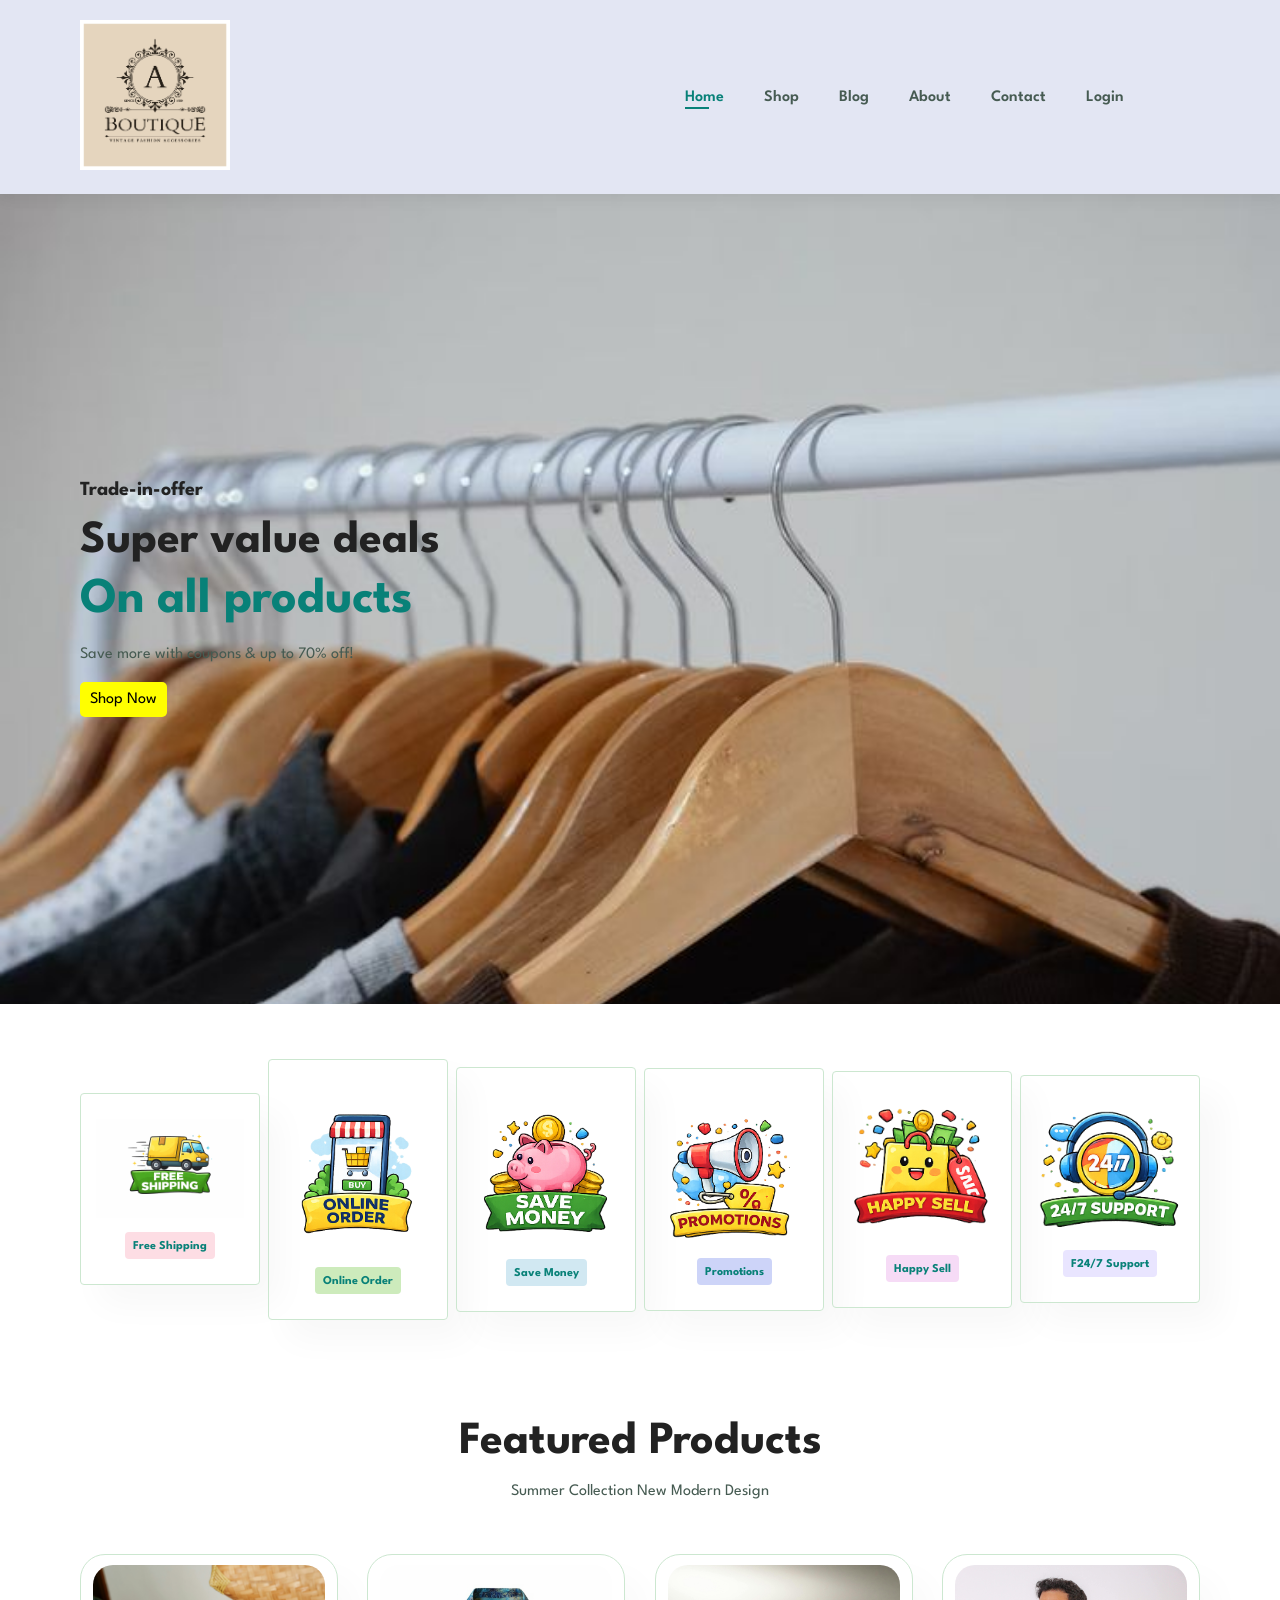
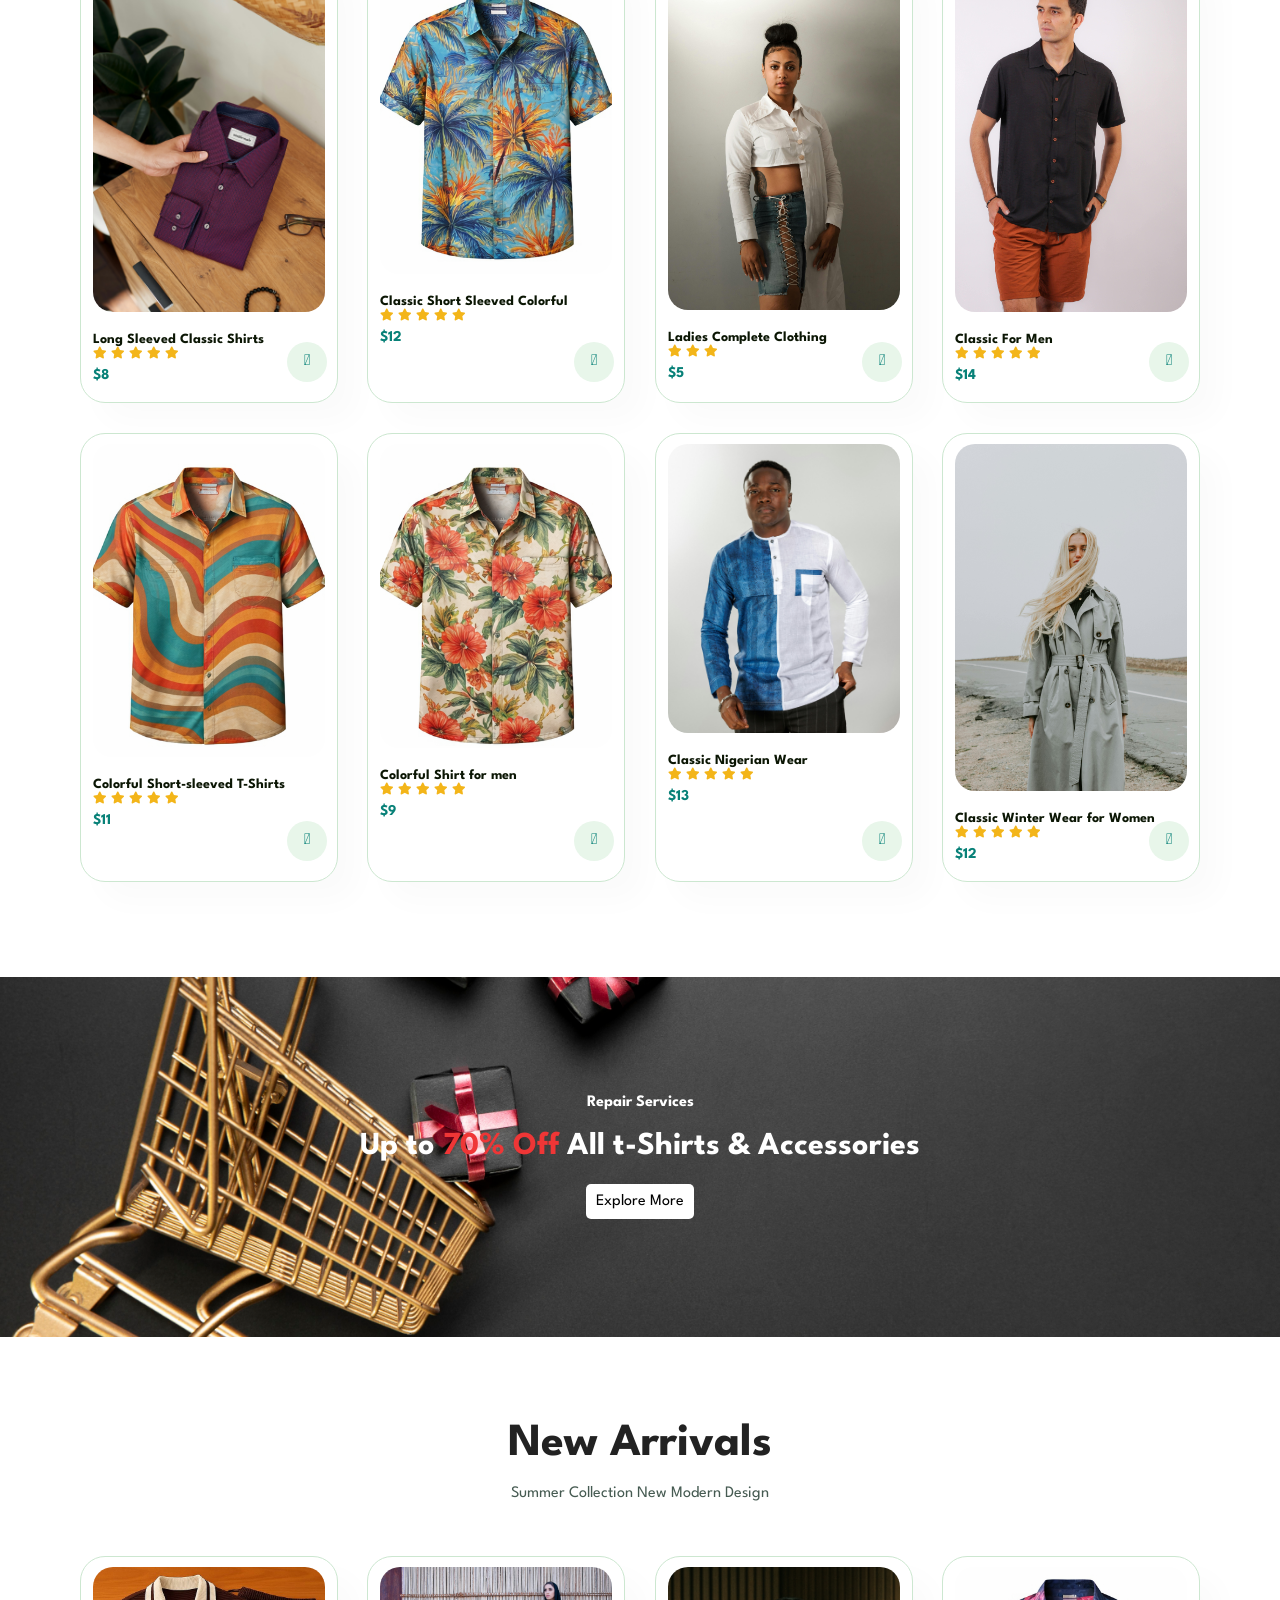
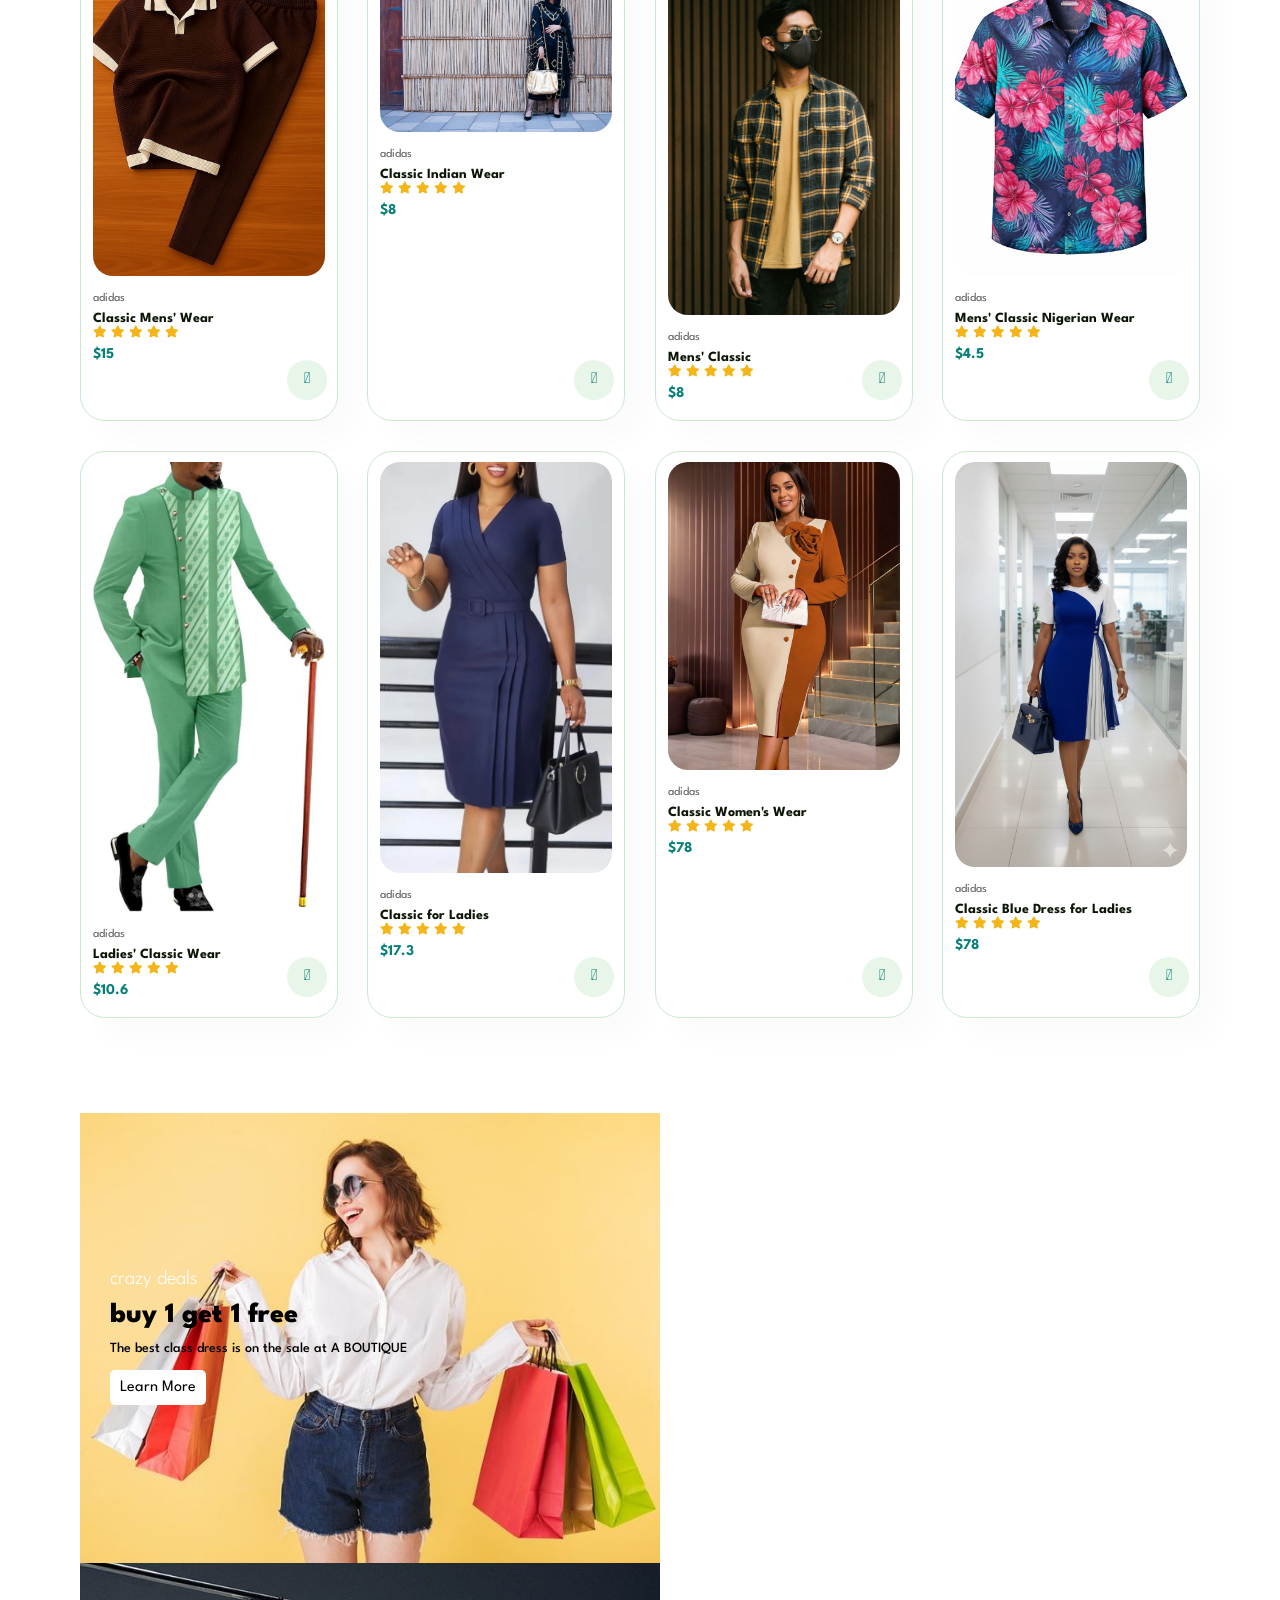
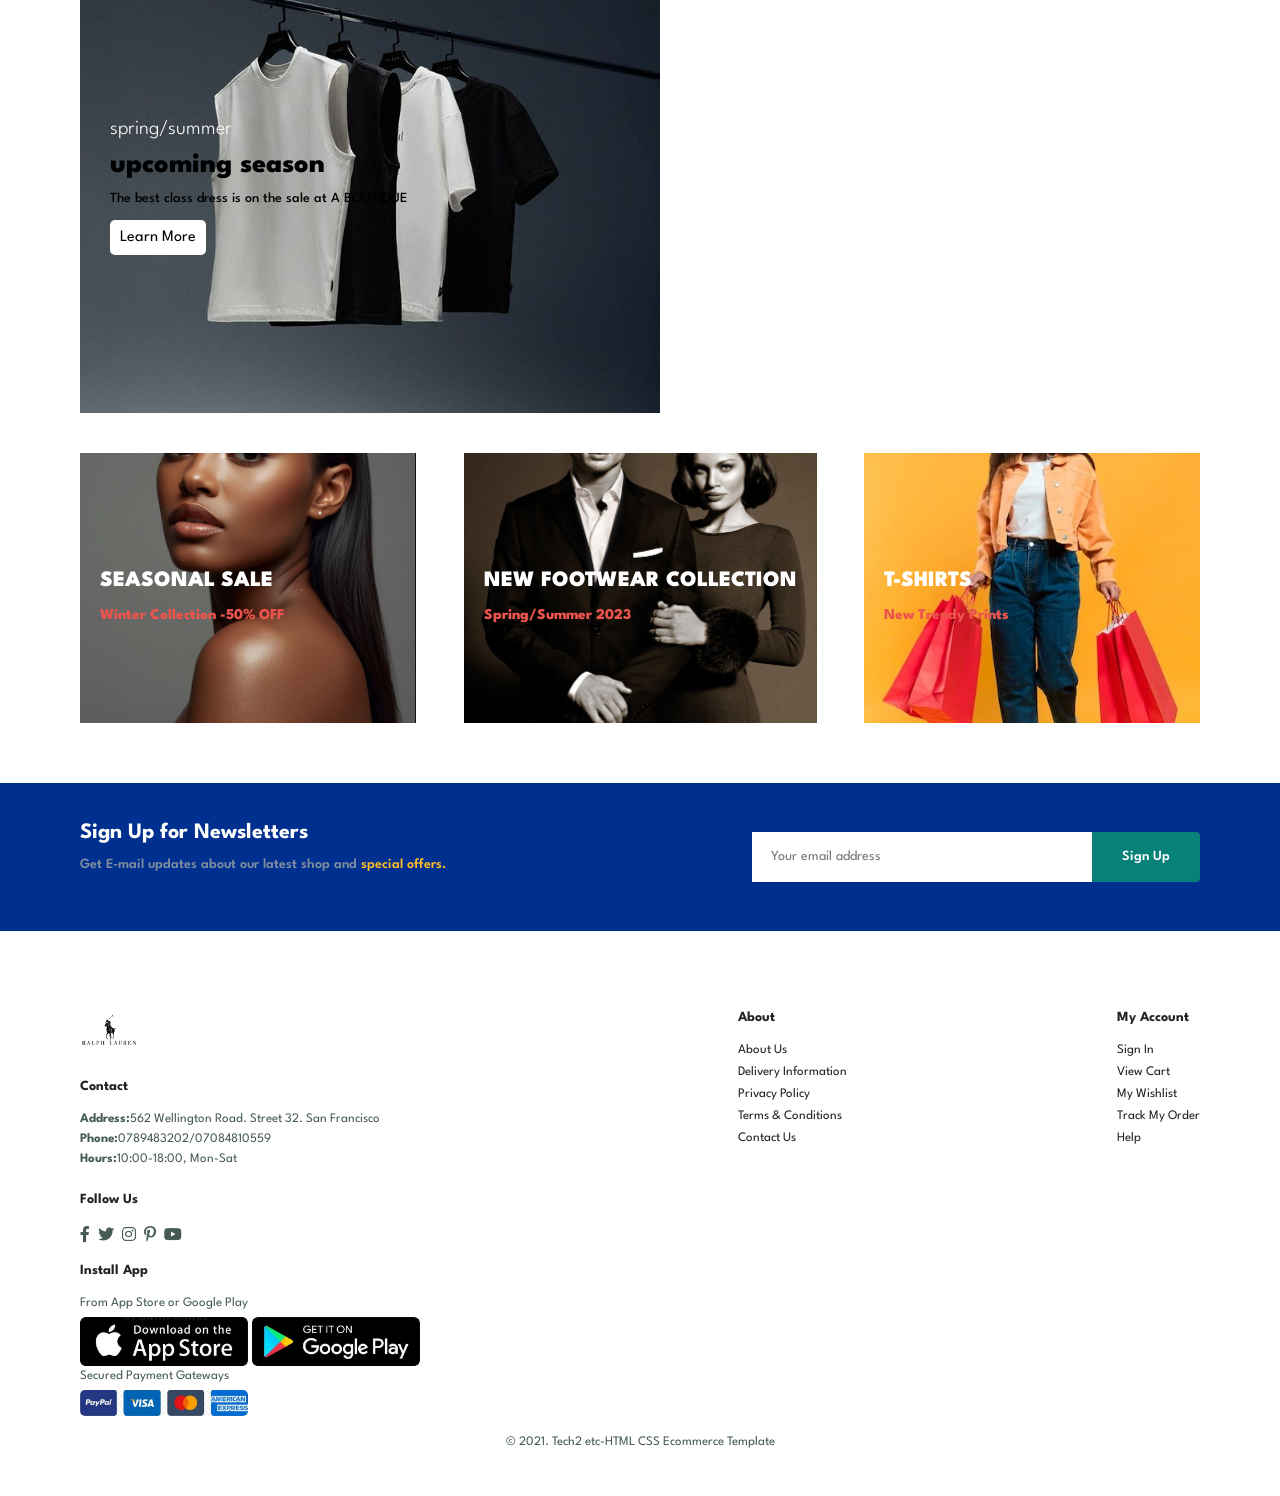
<file: index.html>
<!DOCTYPE html>
<html lang="en">
    <head>
        <meta charset="UTF-8">
        <meta http-equiv="X-UA-Compatible" content="IE=edge">
        <meta name="viewport" content="width=device-width, initial-scale=1.0">
        <title>GROUP7CLASSICS</title>
        <link rel="stylesheet" href="https://pro.fontawesome.com/releases/v5.10.0/css/all.css" />
        <link rel="stylesheet" href="style.css">
    </head>
    <body>
        <section id="header">
            <header>
                  <img src="images/logo.jpg" alt="My Website Logo" width="150">
            </header>
                <div>
                <ul id="navbar">
                    <li><a class="active" href="index.html">Home</a></li>
                    <li><a href="shop.html">Shop</a></li>
                    <li><a href="blog.html">Blog</a></li>
                    <li><a href="about.html">About</a></li>
                    <li><a href="contact.html">Contact</a></li>
                    <li id="login-link"><a href="#" id="open-login">Login</a></li>
                    <li id="lg-bag"><a href="cart.html"><i class="far fa-shopping-bag"></i></a></li>
                    <a href="#" id="close"><i class="far fa-times"></i></a>
                </ul>
            </div>
            <div id="mobile">
                <li id="login-link-mobile"><a href="#" id="open-login-mobile">Login</a></li>
                <a href="cart.html"><i class="far fa-shopping-bag"></i></a>
                 <i id="bar" class="fas fa-outdent"></i>
            </div>
            </section>
        
            <section id="hero">
                <h4>Trade-in-offer</h4>
                <h2>Super value deals</h2>
                <h1>On all products</h1>
                <p>Save more with coupons & up to 70% off! </p>
                <a id="shop-button" href="shop.html#poduct1.section-p1">Shop Now</a>
            </section>
            <section id="feature" class="section-p1">
                <div class="fe-box">
                    <img src="images/freeshipping.png" alt="" width="150"></img>
                    <h6>Free Shipping</h6>
                </div>
                 <div class="fe-box">
                    <img src="images/onlineordericon.png" alt="" width="150"></img>
                    <h6>Online Order</h6>
                </div>
                 <div class="fe-box">
                    <img src="images/savemoneyicon.png" alt="" width="150"></img>
                    <h6>Save Money</h6>
                </div>
                 <div class="fe-box">
                    <img src="images/promotionsicon.png" alt="" width="150"></img>
                    <h6>Promotions</h6>
                </div>
                 <div class="fe-box">
                    <img src="images/happysellicon.png" alt="" width="150"></img>
                    <h6>Happy Sell</h6>
                </div>
                <div class="fe-box">
                    <img src="images/supporticon.png" alt="" width="150"></img>
                    <h6>F24/7 Support</h6>
                </div>
            </section>
            <section id="product1" class="section-p1">
            <h2>Featured Products</h2>
            <p>Summer Collection New Modern Design</p>
            <div class="pro-container">
                <div class="pro">
                    <img src="images/nimble-made-kMGX6UK06Ps-unsplash.jpg" alt="">
                    <div class="des">
                        <h5>Long Sleeved Classic Shirts</h5>
                        <div class="star">
                            <i class="fas fa-star"></i>
                            <i class="fas fa-star"></i>
                            <i class="fas fa-star"></i>
                            <i class="fas fa-star"></i>
                            <i class="fas fa-star"></i>
                        </div>
                        <h4>$8</h4>
                    </div>
                    <a href="#" onclick="addToCart('idx1', 'Long Sleeved Classic Shirts', 8, 'images/nimble-made-kMGX6UK06Ps-unsplash.jpg'); return false;"><i class="fal fa-shopping-cart cart"></i></a>
                </div>
                <div class="pro">
                    <img src="images/png1.png" alt="">
                    <div class="des">
                        <h5>Classic Short Sleeved Colorful</h5>
                        <div class="star">
                            <i class="fas fa-star"></i>
                            <i class="fas fa-star"></i>
                            <i class="fas fa-star"></i>
                            <i class="fas fa-star"></i>
                            <i class="fas fa-star"></i>
                        </div>
                        <h4>$12</h4>
                    </div>
                    <a href="#" onclick="addToCart('idx2', 'Classic Short Sleeved Colorful', 12, 'images/png1.png'); return false;"><i class="fal fa-shopping-cart cart"></i></a>
                </div>
                <div class="pro">
                    <img src="images/pexels-chris-f-38966-9522864.jpg" alt="">
                    <div class="des">
                        <h5>Ladies Complete Clothing</h5>
                        <div class="star">
                            <i class="fas fa-star"></i>
                            <i class="fas fa-star"></i>
                            <i class="fas fa-star"></i>
                            
                            
                        </div>
                        <h4>$5</h4>
                    </div>
                    <a href="#"><i class="fal fa-shopping-cart cart"></i></a>
                </div>
                <div class="pro">
                    <img src="images/pexels-gustavo-11576957.jpg" alt="">
                    <div class="des">
                        <h5>Classic For Men</h5>
                        <div class="star">
                            <i class="fas fa-star"></i>
                            <i class="fas fa-star"></i>
                            <i class="fas fa-star"></i>
                            <i class="fas fa-star"></i>
                            <i class="fas fa-star"></i>
                        </div>
                        <h4>$14</h4>
                    </div>
                    <a href="#"><i class="fal fa-shopping-cart cart"></i></a>
                </div>
                <div class="pro">
                    <img src="images/png2.png" alt="">
                    <div class="des">
                        <h5>Colorful Short-sleeved T-Shirts</h5>
                        <div class="star">
                            <i class="fas fa-star"></i>
                            <i class="fas fa-star"></i>
                            <i class="fas fa-star"></i>
                            <i class="fas fa-star"></i>
                            <i class="fas fa-star"></i>
                        </div>
                        <h4>$11</h4>
                    </div>
                    <a href="#"><i class="fal fa-shopping-cart cart"></i></a>
                </div>
                <div class="pro">
                    <img src="images/png3.png" alt="">
                    <div class="des">
                        <h5>Colorful Shirt for men</h5>
                        <div class="star">
                            <i class="fas fa-star"></i>
                            <i class="fas fa-star"></i>
                            <i class="fas fa-star"></i>
                            <i class="fas fa-star"></i>
                            <i class="fas fa-star"></i>
                        </div>
                        <h4>$9</h4>
                    </div>
                    <a href="#"><i class="fal fa-shopping-cart cart"></i></a>
                </div>
                <div class="pro">
                    <img src="images/pexels-ali-drabo-10956272-16941807.jpg" alt="">
                    <div class="des">
                        <h5>Classic Nigerian Wear</h5>
                        <div class="star">
                            <i class="fas fa-star"></i>
                            <i class="fas fa-star"></i>
                            <i class="fas fa-star"></i>
                            <i class="fas fa-star"></i>
                            <i class="fas fa-star"></i>
                        </div>
                        <h4>$13</h4>
                    </div>
                    <a href="#"><i class="fal fa-shopping-cart cart"></i></a>
                </div>
                <div class="pro">
                    <img src="images/pexels-maryiaplashchynskaya-3393793.jpg" alt="">
                    <div class="des">
                        <h5>Classic Winter Wear for Women</h5>
                        <div class="star">
                            <i class="fas fa-star"></i>
                            <i class="fas fa-star"></i>
                            <i class="fas fa-star"></i>
                            <i class="fas fa-star"></i>
                            <i class="fas fa-star"></i>
                        </div>
                        <h4>$12</h4>
                    </div>
                    <a href="#"><i class="fal fa-shopping-cart cart"></i></a>
                </div>
            </div>
            </section>
            <section id="banner" class="section-m1">
                <h4>Repair Services</h4>
                <h2>Up to <span>70% Off</span> All t-Shirts & Accessories</h2>
                <a id="explore-button" href="exploremore.html">Explore More</a>
            </section>
             <section id="product1" class="section-p1">
            <h2>New Arrivals</h2>
            <p>Summer Collection New Modern Design</p>
            <div class="pro-container">
                <div class="pro">
                    <img src="images/Available in colors and size’s  Price_250gh.jfif" alt="">
                    <div class="des">
                        <span>adidas</span>
                        <h5>Classic Mens' Wear</h5>
                        <div class="star">
                            <i class="fas fa-star"></i>
                            <i class="fas fa-star"></i>
                            <i class="fas fa-star"></i>
                            <i class="fas fa-star"></i>
                            <i class="fas fa-star"></i>
                        </div>
                        <h4>$15</h4>
                    </div>
                    <a href="#"><i class="fal fa-shopping-cart cart"></i></a>

                </div>
                <div class="pro">
                    <img src="images/pexels-thelazyartist-1108602.jpg" alt="">
                    <div class="des">
                        <span>adidas</span>
                        <h5>Classic Indian Wear</h5>
                        <div class="star">
                            <i class="fas fa-star"></i>
                            <i class="fas fa-star"></i>
                            <i class="fas fa-star"></i>
                            <i class="fas fa-star"></i>
                            <i class="fas fa-star"></i>
                        </div>
                        <h4>$8</h4>
                    </div>
                    <a href="#"><i class="fal fa-shopping-cart cart"></i></a>
                </div>
                <div class="pro">
                    <img src="images/phil-monte-4V4t0JcOM5E-unsplash.jpg" alt="">
                    <div class="des">
                        <span>adidas</span>
                        <h5>Mens' Classic</h5>
                        <div class="star">
                            <i class="fas fa-star"></i>
                            <i class="fas fa-star"></i>
                            <i class="fas fa-star"></i>
                            <i class="fas fa-star"></i>
                            <i class="fas fa-star"></i>
                        </div>
                        <h4>$8</h4>
                    </div>
                    <a href="#"><i class="fal fa-shopping-cart cart"></i></a>
                </div>
                <div class="pro">
                    <img src="images/png4.png" alt="">
                    <div class="des">
                        <span>adidas</span>
                        <h5>Mens' Classic Nigerian Wear</h5>
                        <div class="star">
                            <i class="fas fa-star"></i>
                            <i class="fas fa-star"></i>
                            <i class="fas fa-star"></i>
                            <i class="fas fa-star"></i>
                            <i class="fas fa-star"></i>
                        </div>
                        <h4>$4.5</h4>
                    </div>
                    <a href="#"><i class="fal fa-shopping-cart cart"></i></a>
                </div>
                <div class="pro">
                    <img src="images/African Dashiki for Men Top and Pants Set African….jfif" alt="">
                    <div class="des">
                        <span>adidas</span>
                        <h5>Ladies' Classic Wear</h5>
                        <div class="star">
                            <i class="fas fa-star"></i>
                            <i class="fas fa-star"></i>
                            <i class="fas fa-star"></i>
                            <i class="fas fa-star"></i>
                            <i class="fas fa-star"></i>
                        </div>
                        <h4>$10.6</h4>
                    </div>
                    <a href="#"><i class="fal fa-shopping-cart cart"></i></a>
                </div>
                <div class="pro">
                    <img src="images/download.jfif" alt="">
                    <div class="des">
                        <span>adidas</span>
                        <h5>Classic for Ladies</h5>
                        <div class="star">
                            <i class="fas fa-star"></i>
                            <i class="fas fa-star"></i>
                            <i class="fas fa-star"></i>
                            <i class="fas fa-star"></i>
                            <i class="fas fa-star"></i>
                        </div>
                        <h4>$17.3</h4>
                    </div>
                    <a href="#"><i class="fal fa-shopping-cart cart"></i></a>
                </div>
                <div class="pro">
                    <img src="images/download (2).jfif" alt="">
                    <div class="des">
                        <span>adidas</span>
                        <h5>Classic Women's Wear</h5>
                        <div class="star">
                            <i class="fas fa-star"></i>
                            <i class="fas fa-star"></i>
                            <i class="fas fa-star"></i>
                            <i class="fas fa-star"></i>
                            <i class="fas fa-star"></i>
                        </div>
                        <h4>$78</h4>
                    </div>
                    <a href="#"><i class="fal fa-shopping-cart cart"></i></a>
                </div>
                <div class="pro">
                    <img src="images/download (1).jfif" alt="">
                    <div class="des">
                        <span>adidas</span>
                        <h5>Classic Blue Dress for Ladies</h5>
                        <div class="star">
                            <i class="fas fa-star"></i>
                            <i class="fas fa-star"></i>
                            <i class="fas fa-star"></i>
                            <i class="fas fa-star"></i>
                            <i class="fas fa-star"></i>
                        </div>
                        <h4>$78</h4>
                    </div>
                    <a href="#"><i class="fal fa-shopping-cart cart"></i></a>
                </div>
            </div>
            </section>
            <section id="sm-banner" class="section-p1">
                <div class="banner-box">
                    <h4>crazy deals</h4>
                    <h2>buy 1 get 1 free</h2>
                    <span>The best class dress is on the sale at A BOUTIQUE</span>
                    <a id="Learnmore-button" href="explore.html">Learn More</a>
                </div>
                <div class="banner-box banner-box2">
                    <h4>spring/summer</h4>
                    <h2>upcoming season</h2>
                    <span>The best class dress is on the sale at A BOUTIQUE</span>
                    <a id="Learn-button" href="learnmore1.html">Learn More</a>
                </div>
            </section>
             
            <section id="banner3" class="section-p1">
                <div class="banner-box">
                    <h2>SEASONAL SALE</h2>
                    <h3>Winter Collection -50% OFF</h3>
                </div>
                <div class="banner-box banner-box2">
                    <h2>NEW FOOTWEAR COLLECTION</h2>
                    <h3>Spring/Summer 2023</h3>
                </div>
                <div class="banner-box banner-box3">
                    <h2>T-SHIRTS</h2>
                    <h3>New Trendy Prints</h3>
                </div>
            </section>

            <section id="newsletter" class="section-p1 section-m1">
                <div class="newstext">
                    <h4>Sign Up for Newsletters</h4>
                    <p>Get E-mail updates about our latest shop and <span>special offers.</span></p>
                </div>
                <div class="form">
                    <input type="text" placeholder="Your email address">
                    <button class="normal">Sign Up</button>
                </div>
            </section>

            <footer class="section-p1">
                <div class="col">
                    <img class="logo" src="images/Fashion-Logo-Background-PNG.png" alt="">
                    <h4>Contact</h4>
                    <p><strong>Address:</strong>562 Wellington Road. Street 32. San Francisco</p>
                    <p><strong>Phone:</strong>0789483202/07084810559</p>
                    <p><strong>Hours:</strong>10:00-18:00, Mon-Sat</p>
                    <div class="follow">
                        <h4>Follow Us</h4>
                        <div class="icon">
                            <i class="fab fa-facebook-f"></i>
                            <i class="fab fa-twitter"></i>
                            <i class="fab fa-instagram"></i>
                            <i class="fab fa-pinterest-p"></i>
                            <i class="fab fa-youtube"></i>
                        </div>
                    </div>
                </div>
                <div class="col">
                    <h4>About</h4>
                    <a href="#">About Us</a>
                    <a href="#">Delivery Information</a>
                    <a href="#">Privacy Policy</a>
                    <a href="#">Terms & Conditions</a>
                    <a href="#">Contact Us</a>
                </div>
                <div class="col">
                    <h4>My Account</h4>
                    <a href="#">Sign In</a>
                    <a href="#">View Cart</a>
                    <a href="#">My Wishlist</a>
                    <a href="#">Track My Order</a>
                    <a href="#">Help</a>
                </div>
                <div class="col Install">
                    <h4>Install App</h4>
                    <p>From App Store or Google Play</p>
                    <div class="row">
                        <img src="images/appstore.jpg" alt="">
                        <img src="images/googleplayicon.jpg" alt="">
                    </div>
                        <p>Secured Payment Gateways</p>
                        <img src="images/payments.png" alt="">
                </div>
                <div class="copyright">
                    <p>© 2021. Tech2 etc-HTML CSS Ecommerce Template</p>
                </div>
            </footer>
        <script src="script.js"></script>
    </body>
</html>
</file>
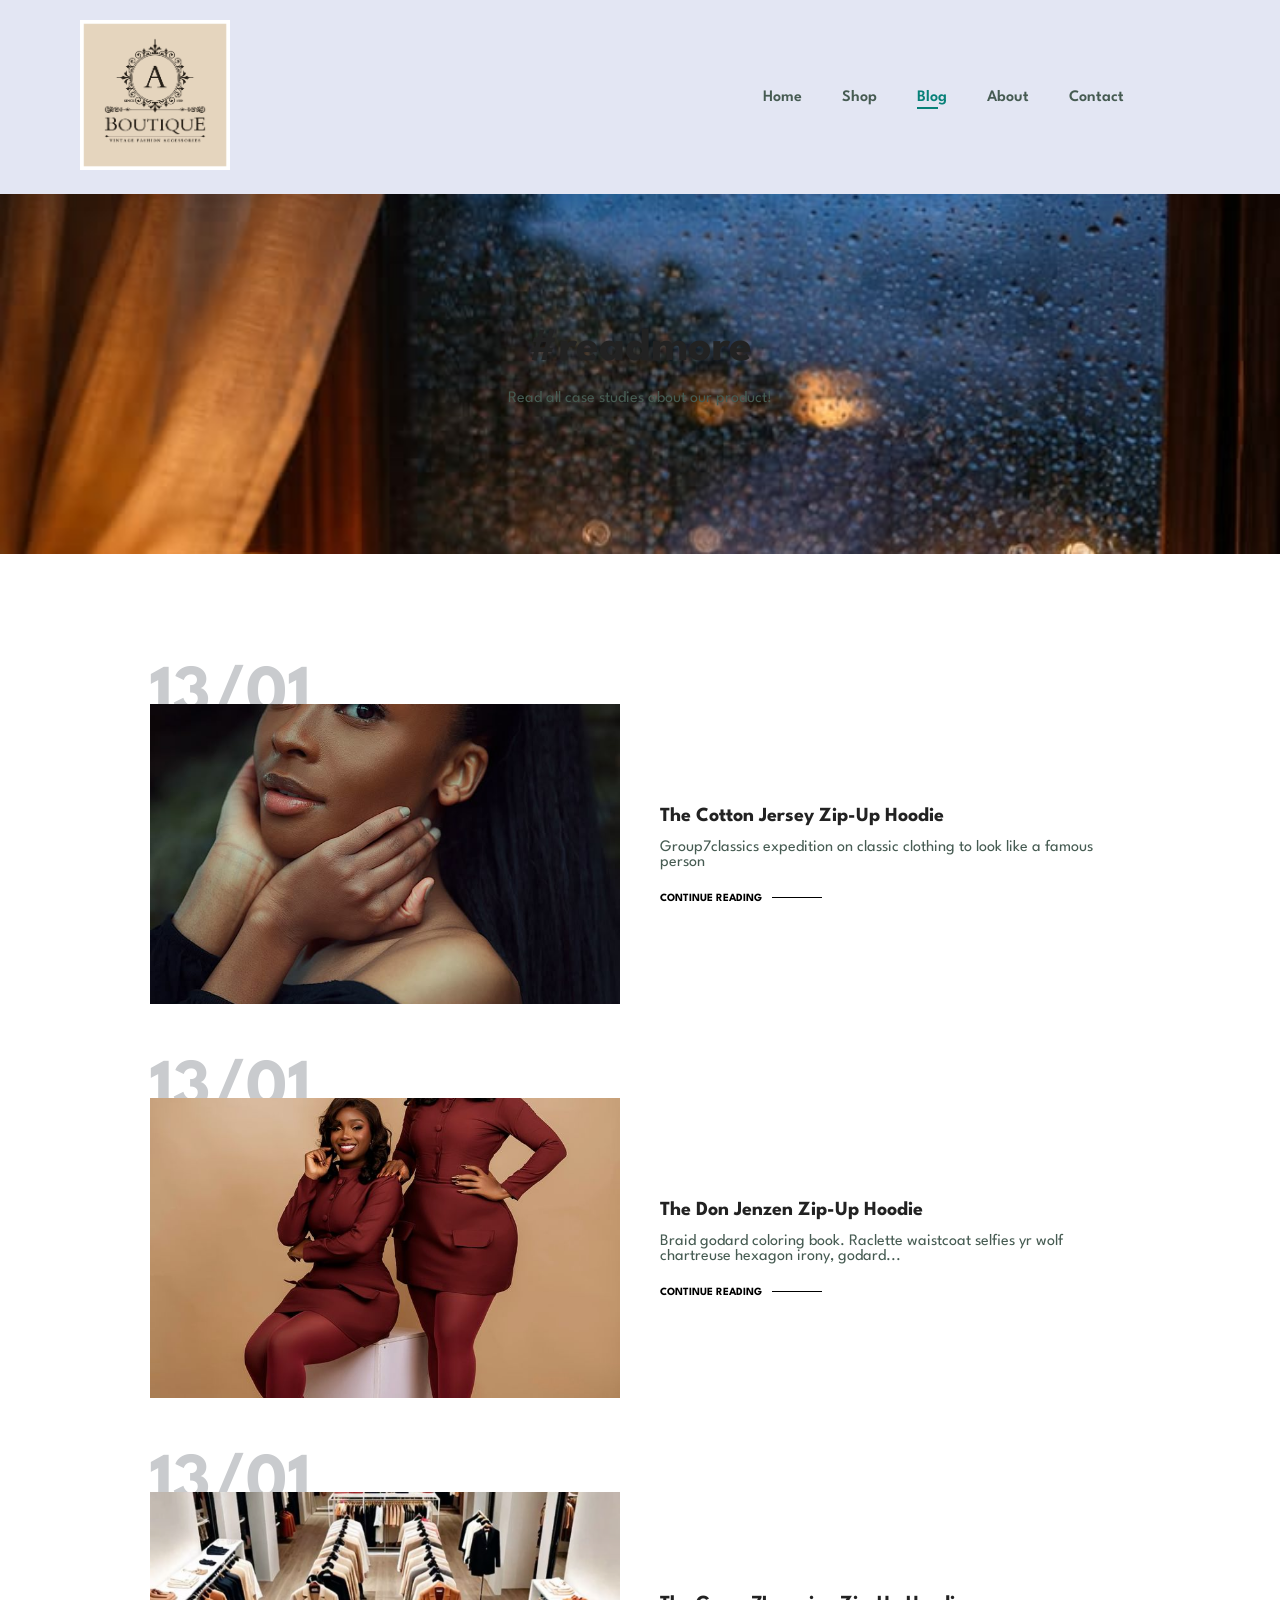
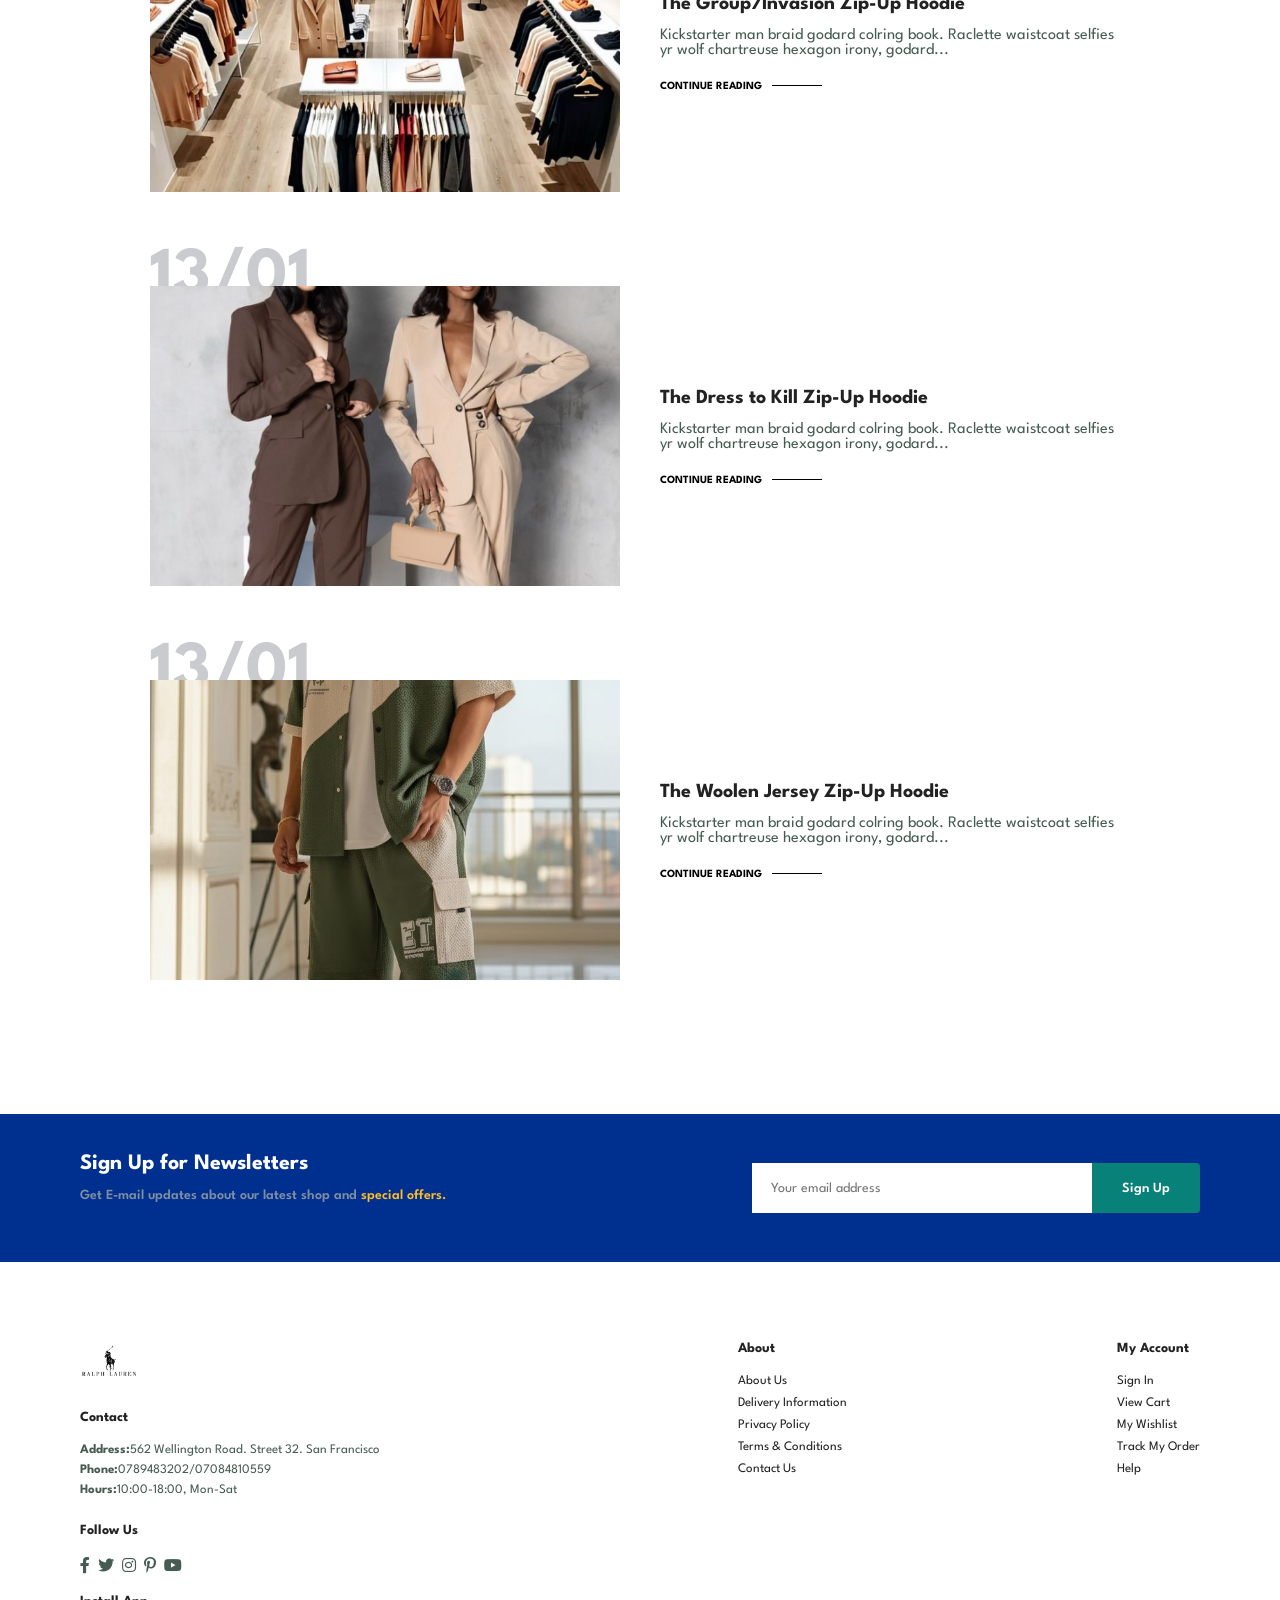
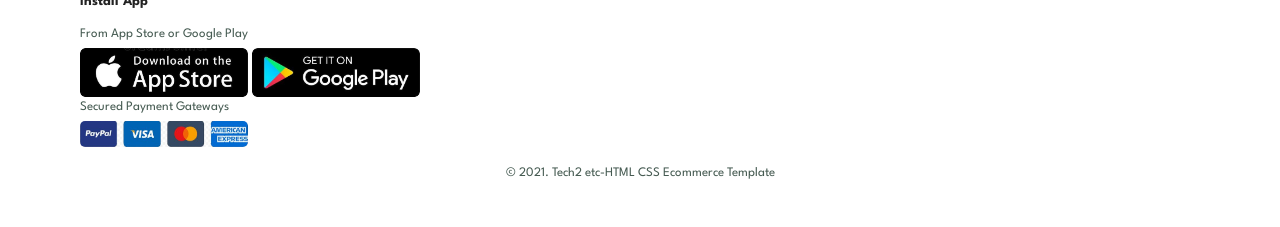
<file: blog.html>
<!DOCTYPE html>
<html lang="en">
    <head>
        <meta charset="UTF-8">
        <meta http-equiv="X-UA-Compatible" content="IE=edge">
        <meta name="viewport" content="width=device-width, initial-scale=1.0">
        <title>GROUP7CLASSICS</title>
        <link rel="stylesheet" href="https://pro.fontawesome.com/releases/v5.10.0/css/all.css" />
        <link rel="stylesheet" href="style.css">
    </head>
    <body>
        <section id="header">
            <header>
                  <img src="images/logo.jpg" alt="My Website Logo" width="150">
            </header>
                <div>
                <ul id="navbar">
                    <li><a href="index.html">Home</a></li>
                    <li><a href="shop.html">Shop</a></li>
                    <li><a class="active" href="blog.html">Blog</a></li>
                    <li><a href="about.html">About</a></li>
                    <li><a href="contact.html">Contact</a></li>
                    <li id="lg-bag"><a href="cart.html"><i class="far fa-shopping-bag"></i></a></li>
                    <a href="#" id="close"><i class="far fa-times"></i></a>
                </ul>
            </div>
            <div id="mobile">
                <a href="cart.html"><i class="far fa-shopping-bag"></i></a>
                 <i id="bar" class="fas fa-outdent"></i>
            </div>
            </section>
        
            <section id="blog-header">
                <h2>#readmore</h2>
                <p>Read all case studies about our product! </p>
            </section>
            <section id="blog">
                <div class="blog-box">
                    <div class="blog-img">
                        <img src="blogimages/Boyd Visuals – headshot photographer in London.jfif" alt="">
                    </div>
                    <div class="blog-details">
                        <h4>The Cotton Jersey Zip-Up Hoodie</h4>
                        <p>Group7classics expedition on classic clothing to look like a famous person</p>
                        <a href="#">CONTINUE READING</a>
                    </div>
                    <h1>13/01</h1>
                </div>
                 <div class="blog-box">
                    <div class="blog-img">
                        <img src="blogimages/Happy birthday beautiful melanin twins 👯 wullnp….jfif" alt="">
                    </div>
                    <div class="blog-details">
                        <h4>The Don Jenzen Zip-Up Hoodie</h4>
                        <p>Braid godard coloring book. Raclette waistcoat selfies
                        yr wolf chartreuse hexagon irony, godard...
                        </p>
                        <a href="#">CONTINUE READING</a>
                    </div>
                    <h1>13/01</h1>
                </div>
                 <div class="blog-box">
                    <div class="blog-img">
                        <img src="blogimages/blogue.png" alt="">
                    </div>
                    <div class="blog-details">
                        <h4>The Group7Invasion Zip-Up Hoodie</h4>
                        <p>Kickstarter man braid godard colring book. Raclette waistcoat selfies
                        yr wolf chartreuse hexagon irony, godard...
                        </p>
                        <a href="#">CONTINUE READING</a>
                    </div>
                    <h1>13/01</h1>
                </div>
                 <div class="blog-box">
                    <div class="blog-img">
                        <img src="blogimages/blogue1.png" alt="">
                    </div>
                    <div class="blog-details">
                        <h4>The Dress to Kill Zip-Up Hoodie</h4>
                        <p>Kickstarter man braid godard colring book. Raclette waistcoat selfies
                        yr wolf chartreuse hexagon irony, godard...
                        </p>
                        <a href="#">CONTINUE READING</a>
                    </div>
                    <h1>13/01</h1>
                </div>
                 <div class="blog-box">
                    <div class="blog-img">
                        <img src="blogimages/Discover the ultimate Men's Fashion Casual Outfit….jfif" alt="">
                    </div>
                    <div class="blog-details">
                        <h4>The Woolen Jersey Zip-Up Hoodie</h4>
                        <p>Kickstarter man braid godard colring book. Raclette waistcoat selfies
                        yr wolf chartreuse hexagon irony, godard...
                        </p>
                        <a href="#">CONTINUE READING</a>
                    </div>
                    <h1>13/01</h1>
                </div>
            </section>

            <section id="newsletter" class="section-p1 section-m1">
                <div class="newstext">
                    <h4>Sign Up for Newsletters</h4>
                    <p>Get E-mail updates about our latest shop and <span>special offers.</span></p>
                </div>
                <div class="form">
                    <input type="text" placeholder="Your email address">
                    <button class="normal">Sign Up</button>
                </div>
            </section>

            <footer class="section-p1">
                <div class="col">
                    <img class="logo" src="images/Fashion-Logo-Background-PNG.png" alt="">
                    <h4>Contact</h4>
                    <p><strong>Address:</strong>562 Wellington Road. Street 32. San Francisco</p>
                    <p><strong>Phone:</strong>0789483202/07084810559</p>
                    <p><strong>Hours:</strong>10:00-18:00, Mon-Sat</p>
                    <div class="follow">
                        <h4>Follow Us</h4>
                        <div class="icon">
                            <i class="fab fa-facebook-f"></i>
                            <i class="fab fa-twitter"></i>
                            <i class="fab fa-instagram"></i>
                            <i class="fab fa-pinterest-p"></i>
                            <i class="fab fa-youtube"></i>
                        </div>
                    </div>
                </div>
                <div class="col">
                    <h4>About</h4>
                    <a href="#">About Us</a>
                    <a href="#">Delivery Information</a>
                    <a href="#">Privacy Policy</a>
                    <a href="#">Terms & Conditions</a>
                    <a href="#">Contact Us</a>
                </div>
                <div class="col">
                    <h4>My Account</h4>
                    <a href="#">Sign In</a>
                    <a href="#">View Cart</a>
                    <a href="#">My Wishlist</a>
                    <a href="#">Track My Order</a>
                    <a href="#">Help</a>
                </div>
                <div class="col Install">
                    <h4>Install App</h4>
                    <p>From App Store or Google Play</p>
                    <div class="row">
                        <img src="images/appstore.jpg" alt="">
                        <img src="images/googleplayicon.jpg" alt="">
                    </div>
                        <p>Secured Payment Gateways</p>
                        <img src="images/payments.png" alt="">
                </div>
                <div class="copyright">
                    <p>© 2021. Tech2 etc-HTML CSS Ecommerce Template</p>
                </div>
            </footer>
        <script src="script.js"></script>
    </body>
</html>
</file>
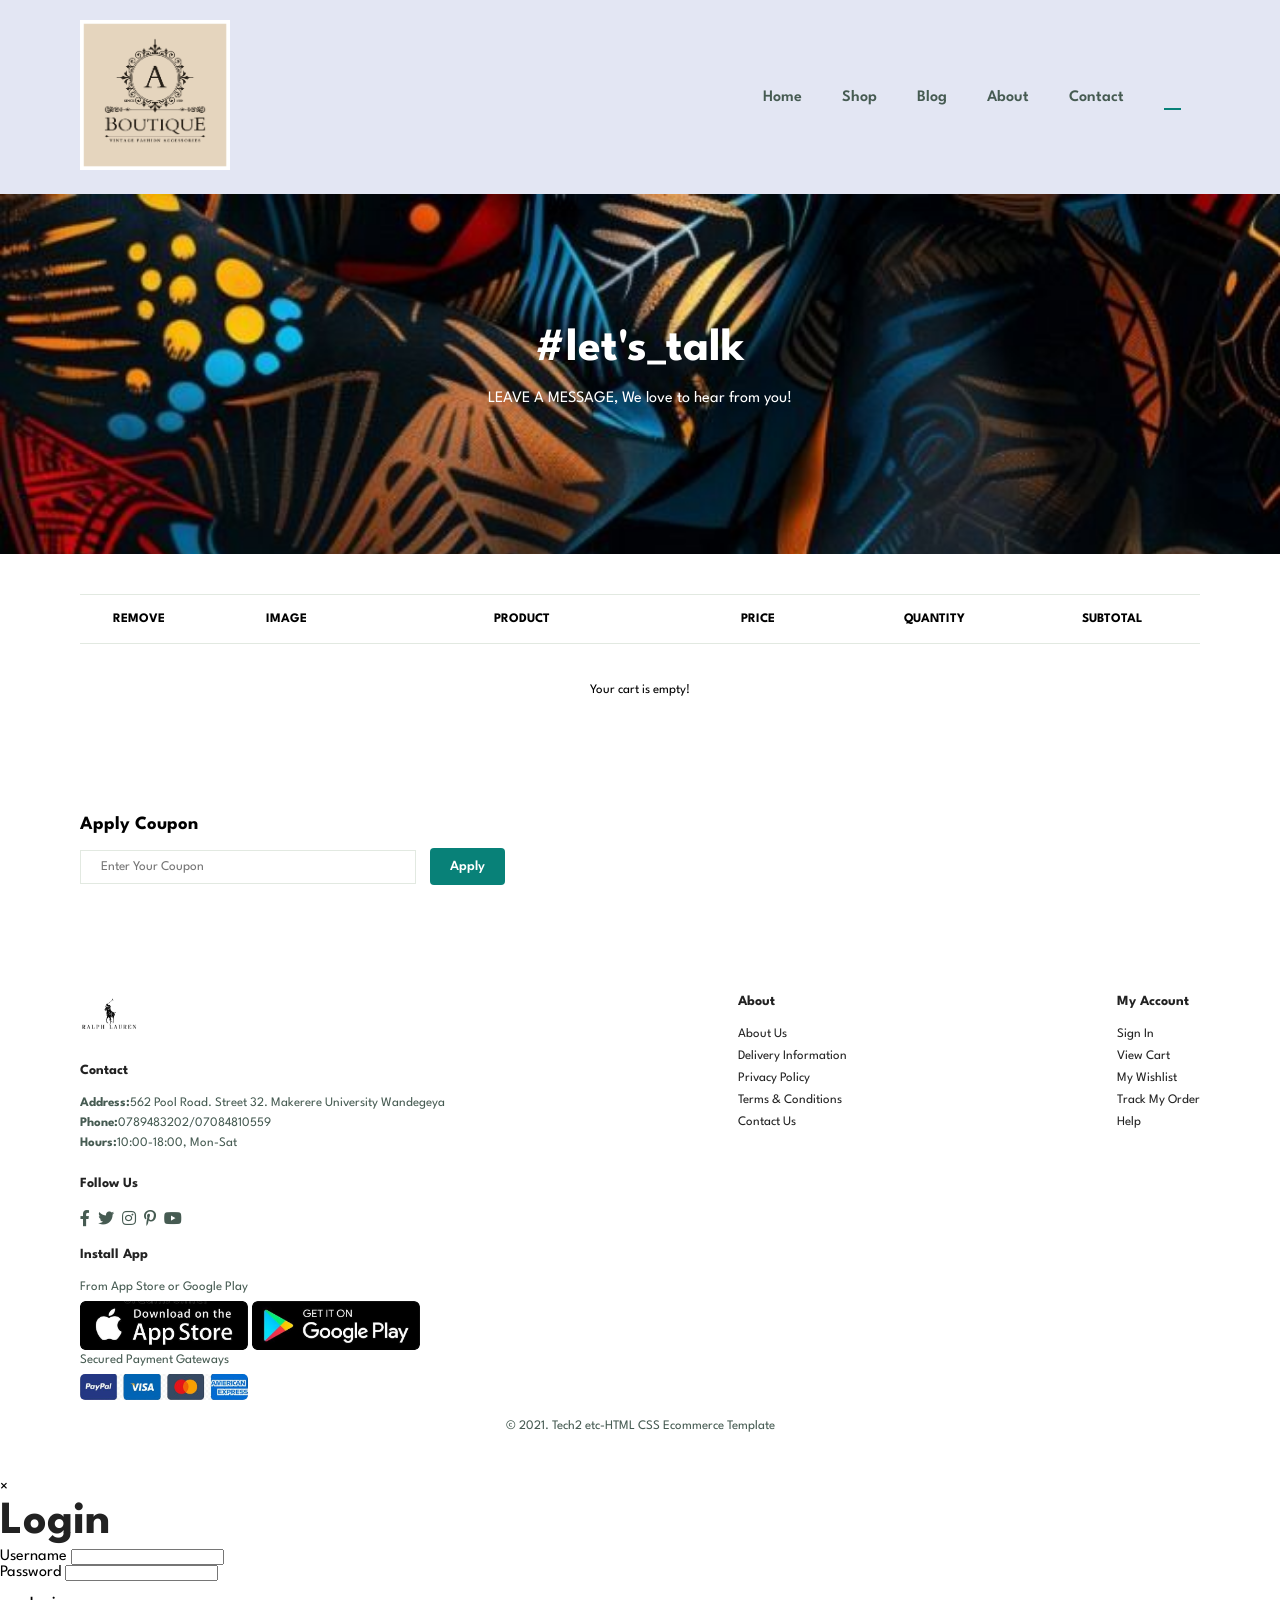
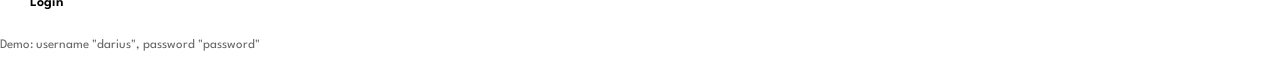
<file: cart.html>
<!DOCTYPE html>
<html lang="en">
    <head>
        <meta charset="UTF-8">
        <meta http-equiv="X-UA-Compatible" content="IE=edge">
        <meta name="viewport" content="width=device-width, initial-scale=1.0">
        <title>GROUP7CLASSICS</title>
        <link rel="stylesheet" href="https://pro.fontawesome.com/releases/v5.10.0/css/all.css" />
        <link rel="stylesheet" href="style.css">
    </head>
    <body>
        <section id="header">
            <header>
                  <img src="images/logo.jpg" alt="My Website Logo" width="150">
            </header>
                <div>
                <ul id="navbar">
                    <li><a href="index.html">Home</a></li>
                    <li><a href="shop.html">Shop</a></li>
                    <li><a href="blog.html">Blog</a></li>
                    <li><a href="about.html">About</a></li>
                    <li><a href="contact.html">Contact</a></li>
                    <li id="lg-bag"><a class="active" href="cart.html"><i class="far fa-shopping-bag"></i></a></li>
                    <a href="#" id="close"><i class="far fa-times"></i></a>
                </ul>
            </div>
            <div id="mobile">
                <a href="cart.html"><i class="far fa-shopping-bag"></i></a>
                 <i id="bar" class="fas fa-outdent"></i>
            </div>
            </section>
        
            <section id="page-header" class="about-header">
                <h2>#let's_talk</h2>
                <p>LEAVE A MESSAGE, We love to hear from you! </p>
            </section>

            <section id="cart" class="section-p1">
                <table width="100%">
                    <thead>
                        <tr>
                            <td>Remove</td>
                            <td>Image</td>
                            <td>Product</td>
                            <td>Price</td>
                            <td>Quantity</td>
                            <td>Subtotal</td>
                        </tr>
                    </thead>
                    <tbody id="cart-items">
                    </tbody>
                </table>
            </section>

            <section id="cart-add" class="section-p1">
                <div id="coupon">
                    <h3>Apply Coupon</h3>
                    <div>
                        <input type="text" placeholder="Enter Your Coupon">
                        <button class="normal">Apply</button>
                    </div>
                </div>

                <div id="subtotal">
                    <h3>Cart Totals</h3>
                    <table id="cart-totals">
                    </table>
                    <button class="normal" onclick="window.location.href='checkout.html'">Proceed to check out</button>
                </div>
            </section>

            <footer class="section-p1">
                <div class="col">
                    <img class="logo" src="images/Fashion-Logo-Background-PNG.png" alt="">
                    <h4>Contact</h4>
                    <p><strong>Address:</strong>562 Pool Road. Street 32. Makerere University Wandegeya</p>
                    <p><strong>Phone:</strong>0789483202/07084810559</p>
                    <p><strong>Hours:</strong>10:00-18:00, Mon-Sat</p>
                    <div class="follow">
                        <h4>Follow Us</h4>
                        <div class="icon">
                            <i class="fab fa-facebook-f"></i>
                            <i class="fab fa-twitter"></i>
                            <i class="fab fa-instagram"></i>
                            <i class="fab fa-pinterest-p"></i>
                            <i class="fab fa-youtube"></i>
                        </div>
                    </div>
                </div>
                <div class="col">
                    <h4>About</h4>
                    <a href="#">About Us</a>
                    <a href="#">Delivery Information</a>
                    <a href="#">Privacy Policy</a>
                    <a href="#">Terms & Conditions</a>
                    <a href="#">Contact Us</a>
                </div>
                <div class="col">
                    <h4>My Account</h4>
                    <a href="#">Sign In</a>
                    <a href="#">View Cart</a>
                    <a href="#">My Wishlist</a>
                    <a href="#">Track My Order</a>
                    <a href="#">Help</a>
                </div>
                <div class="col Install">
                    <h4>Install App</h4>
                    <p>From App Store or Google Play</p>
                    <div class="row">
                        <img src="images/appstore.jpg" alt="">
                        <img src="images/googleplayicon.jpg" alt="">
                    </div>
                        <p>Secured Payment Gateways</p>
                        <img src="images/payments.png" alt="">
                </div>
                <div class="copyright">
                    <p>© 2021. Tech2 etc-HTML CSS Ecommerce Template</p>
                </div>
            </footer>
        <script src="script.js"></script>
        <script>
            document.addEventListener('DOMContentLoaded', () => {
                if (!isLoggedIn()) {
                    showLoginModal();
                }
                renderCart();
            });
        </script>
    </body>
</html>
</file>
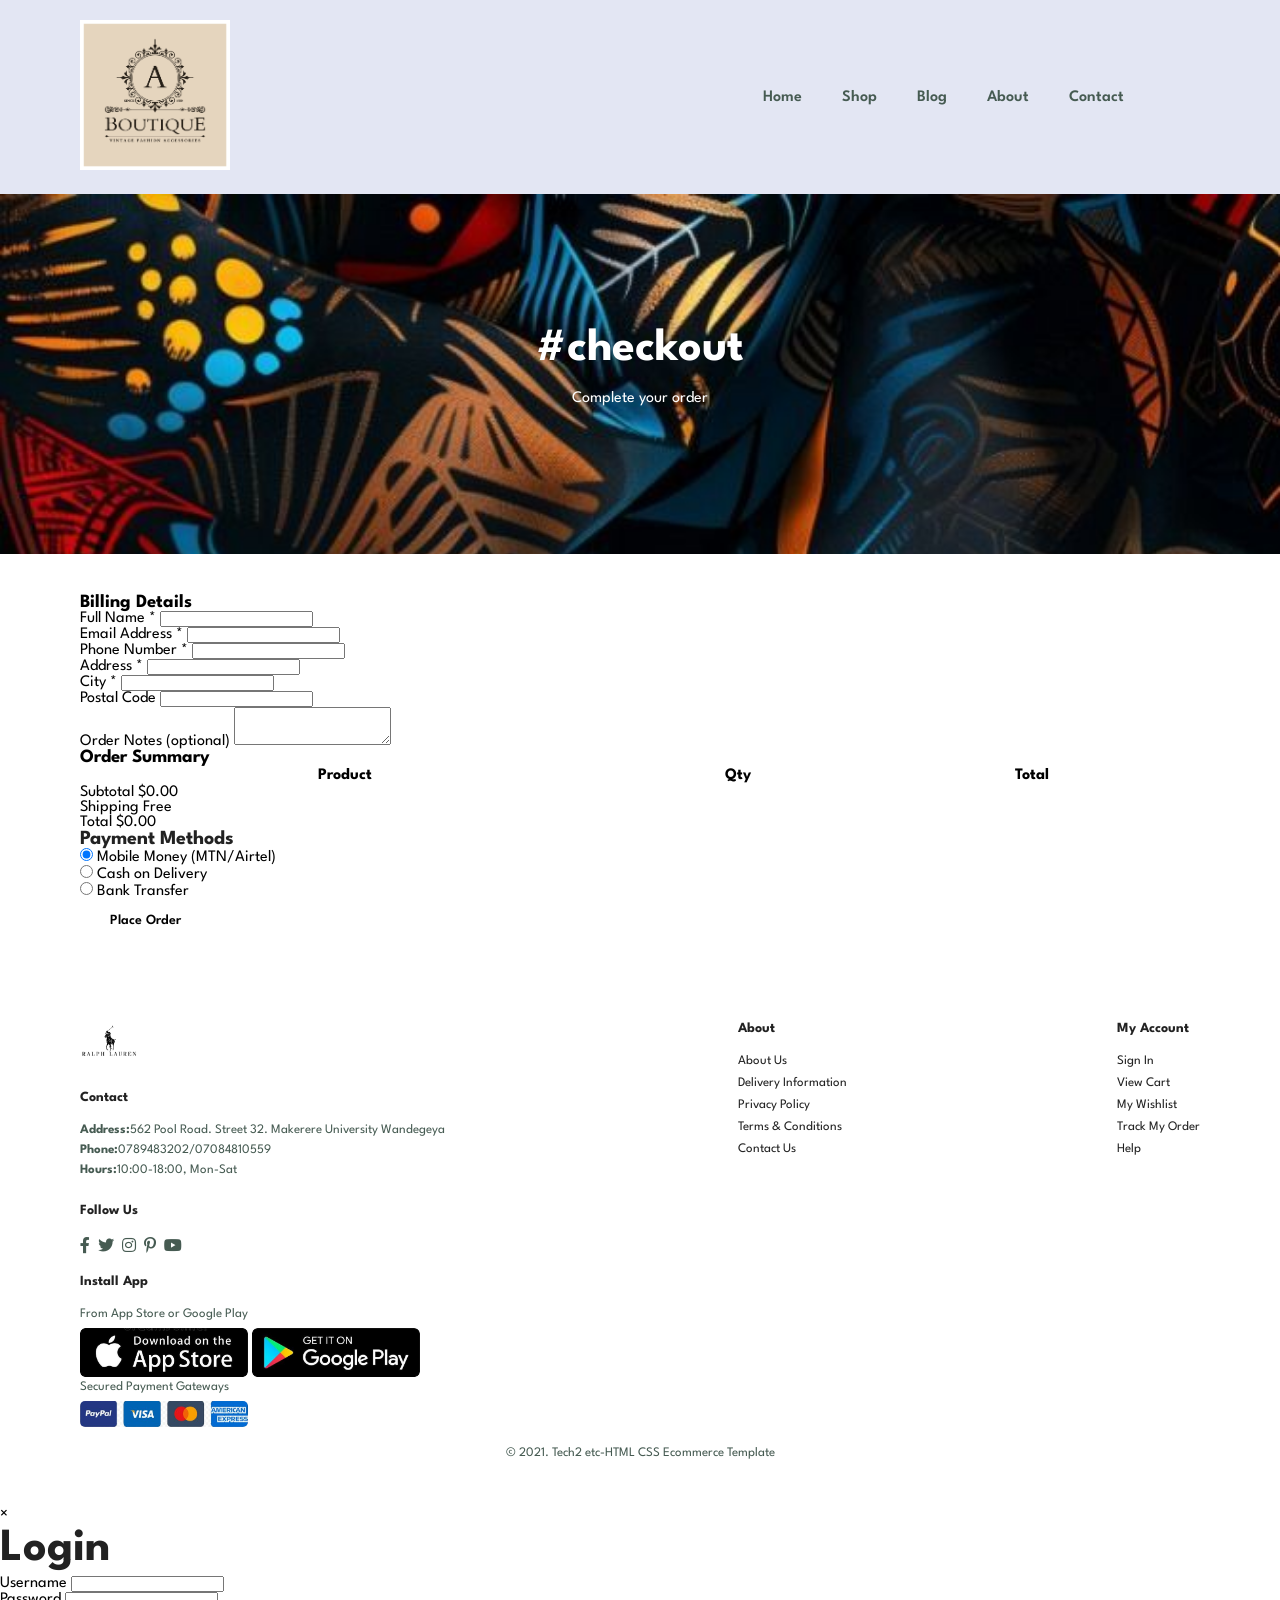
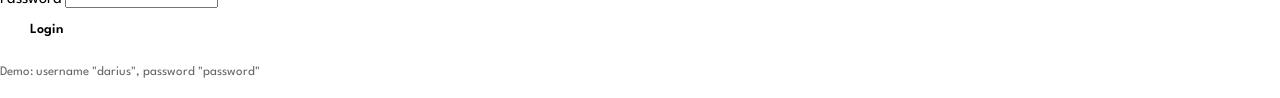
<file: checkout.html>
<!DOCTYPE html>
<html lang="en">
    <head>
        <meta charset="UTF-8">
        <meta http-equiv="X-UA-Compatible" content="IE=edge">
        <meta name="viewport" content="width=device-width, initial-scale=1.0">
        <title>Checkout - GROUP7CLASSICS</title>
        <link rel="stylesheet" href="https://pro.fontawesome.com/releases/v5.10.0/css/all.css" />
        <link rel="stylesheet" href="style.css">
    </head>
    <body>
        <section id="header">
            <header>
                  <img src="images/logo.jpg" alt="My Website Logo" width="150">
            </header>
                <div>
                <ul id="navbar">
                    <li><a href="index.html">Home</a></li>
                    <li><a href="shop.html">Shop</a></li>
                    <li><a href="blog.html">Blog</a></li>
                    <li><a href="about.html">About</a></li>
                    <li><a href="contact.html">Contact</a></li>
                    <li id="lg-bag"><a href="cart.html"><i class="far fa-shopping-bag"></i></a></li>
                    <a href="#" id="close"><i class="far fa-times"></i></a>
                </ul>
            </div>
            <div id="mobile">
                <a href="cart.html"><i class="far fa-shopping-bag"></i></a>
                 <i id="bar" class="fas fa-outdent"></i>
            </div>
            </section>

            <section id="page-header" class="about-header">
                <h2>#checkout</h2>
                <p>Complete your order</p>
            </section>

            <section id="checkout" class="section-p1">
                <div class="checkout-container">
                    <div class="billing-details">
                        <h3>Billing Details</h3>
                        <form id="checkout-form">
                            <div class="form-group">
                                <label>Full Name *</label>
                                <input type="text" id="name" required>
                            </div>
                            <div class="form-group">
                                <label>Email Address *</label>
                                <input type="email" id="email" required>
                            </div>
                            <div class="form-group">
                                <label>Phone Number *</label>
                                <input type="tel" id="phone" required>
                            </div>
                            <div class="form-group">
                                <label>Address *</label>
                                <input type="text" id="address" required>
                            </div>
                            <div class="form-row">
                                <div class="form-group">
                                    <label>City *</label>
                                    <input type="text" id="city" required>
                                </div>
                                <div class="form-group">
                                    <label>Postal Code</label>
                                    <input type="text" id="postal">
                                </div>
                            </div>
                            <div class="form-group">
                                <label>Order Notes (optional)</label>
                                <textarea id="notes" rows="3"></textarea>
                            </div>
                        </form>
                    </div>

                    <div class="order-summary">
                        <h3>Order Summary</h3>
                        <table width="100%" id="checkout-items">
                            <thead>
                                <tr>
                                    <th>Product</th>
                                    <th>Qty</th>
                                    <th>Total</th>
                                </tr>
                            </thead>
                            <tbody>
                            </tbody>
                        </table>
                        <div class="summary-totals">
                            <div class="summary-row">
                                <span>Subtotal</span>
                                <span id="checkout-subtotal">$0.00</span>
                            </div>
                            <div class="summary-row">
                                <span>Shipping</span>
                                <span>Free</span>
                            </div>
                            <div class="summary-row total">
                                <span>Total</span>
                                <span id="checkout-total">$0.00</span>
                            </div>
                        </div>
                        <div class="payment-methods">
                            <h4>Payment Methods</h4>
                            <div class="payment-option">
                                <input type="radio" name="payment" id="mobile-money" checked>
                                <label for="mobile-money">Mobile Money (MTN/Airtel)</label>
                            </div>
                            <div class="payment-option">
                                <input type="radio" name="payment" id="cash">
                                <label for="cash">Cash on Delivery</label>
                            </div>
                            <div class="payment-option">
                                <input type="radio" name="payment" id="card">
                                <label for="card">Bank Transfer</label>
                            </div>
                        </div>
                        <button class="normal" id="place-order" onclick="placeOrder()">Place Order</button>
                    </div>
                </div>
            </section>

            <footer class="section-p1">
                <div class="col">
                    <img class="logo" src="images/Fashion-Logo-Background-PNG.png" alt="">
                    <h4>Contact</h4>
                    <p><strong>Address:</strong>562 Pool Road. Street 32. Makerere University Wandegeya</p>
                    <p><strong>Phone:</strong>0789483202/07084810559</p>
                    <p><strong>Hours:</strong>10:00-18:00, Mon-Sat</p>
                    <div class="follow">
                        <h4>Follow Us</h4>
                        <div class="icon">
                            <i class="fab fa-facebook-f"></i>
                            <i class="fab fa-twitter"></i>
                            <i class="fab fa-instagram"></i>
                            <i class="fab fa-pinterest-p"></i>
                            <i class="fab fa-youtube"></i>
                        </div>
                    </div>
                </div>
                <div class="col">
                    <h4>About</h4>
                    <a href="#">About Us</a>
                    <a href="#">Delivery Information</a>
                    <a href="#">Privacy Policy</a>
                    <a href="#">Terms & Conditions</a>
                    <a href="#">Contact Us</a>
                </div>
                <div class="col">
                    <h4>My Account</h4>
                    <a href="#">Sign In</a>
                    <a href="#">View Cart</a>
                    <a href="#">My Wishlist</a>
                    <a href="#">Track My Order</a>
                    <a href="#">Help</a>
                </div>
                <div class="col Install">
                    <h4>Install App</h4>
                    <p>From App Store or Google Play</p>
                    <div class="row">
                        <img src="images/appstore.jpg" alt="">
                        <img src="images/googleplayicon.jpg" alt="">
                    </div>
                        <p>Secured Payment Gateways</p>
                        <img src="images/payments.png" alt="">
                </div>
                <div class="copyright">
                    <p>© 2021. Tech2 etc-HTML CSS Ecommerce Template</p>
                </div>
            </footer>
        <script src="script.js"></script>
        <script>
            function loadCheckoutItems() {
                const cart = getCart();
                const tbody = document.querySelector('#checkout-items tbody');
                if (!tbody) return;
                
                if (cart.length === 0) {
                    tbody.innerHTML = '<tr><td colspan="3" style="text-align:center; padding:20px;">Your cart is empty!</td></tr>';
                    document.getElementById('place-order').disabled = true;
                    return;
                }
                
                tbody.innerHTML = cart.map(item => `
                    <tr>
                        <td>${item.name}</td>
                        <td>${item.quantity}</td>
                        <td>$${(item.price * item.quantity).toFixed(2)}</td>
                    </tr>
                `).join('');
                
                const subtotal = getCartTotal();
                document.getElementById('checkout-subtotal').textContent = '$' + subtotal.toFixed(2);
                document.getElementById('checkout-total').textContent = '$' + subtotal.toFixed(2);
            }
            
            function placeOrder() {
                const cart = getCart();
                if (cart.length === 0) {
                    alert('Your cart is empty!');
                    return;
                }
                
                const name = document.getElementById('name').value;
                const email = document.getElementById('email').value;
                const phone = document.getElementById('phone').value;
                const address = document.getElementById('address').value;
                
                if (!name || !email || !phone || !address) {
                    alert('Please fill in all required fields!');
                    return;
                }
                
                const total = getCartTotal();
                alert('Order placed successfully!\n\nOrder Total: $' + total.toFixed(2) + '\n\nThank you for your purchase!');
                localStorage.removeItem('cart');
                window.location.href = 'index.html';
            }
            
            document.addEventListener('DOMContentLoaded', () => {
                if (!isLoggedIn()) {
                    showLoginModal();
                    return;
                }
                updateCartCount();
                loadCheckoutItems();
            });
        </script>
    </body>
</html>
</file>
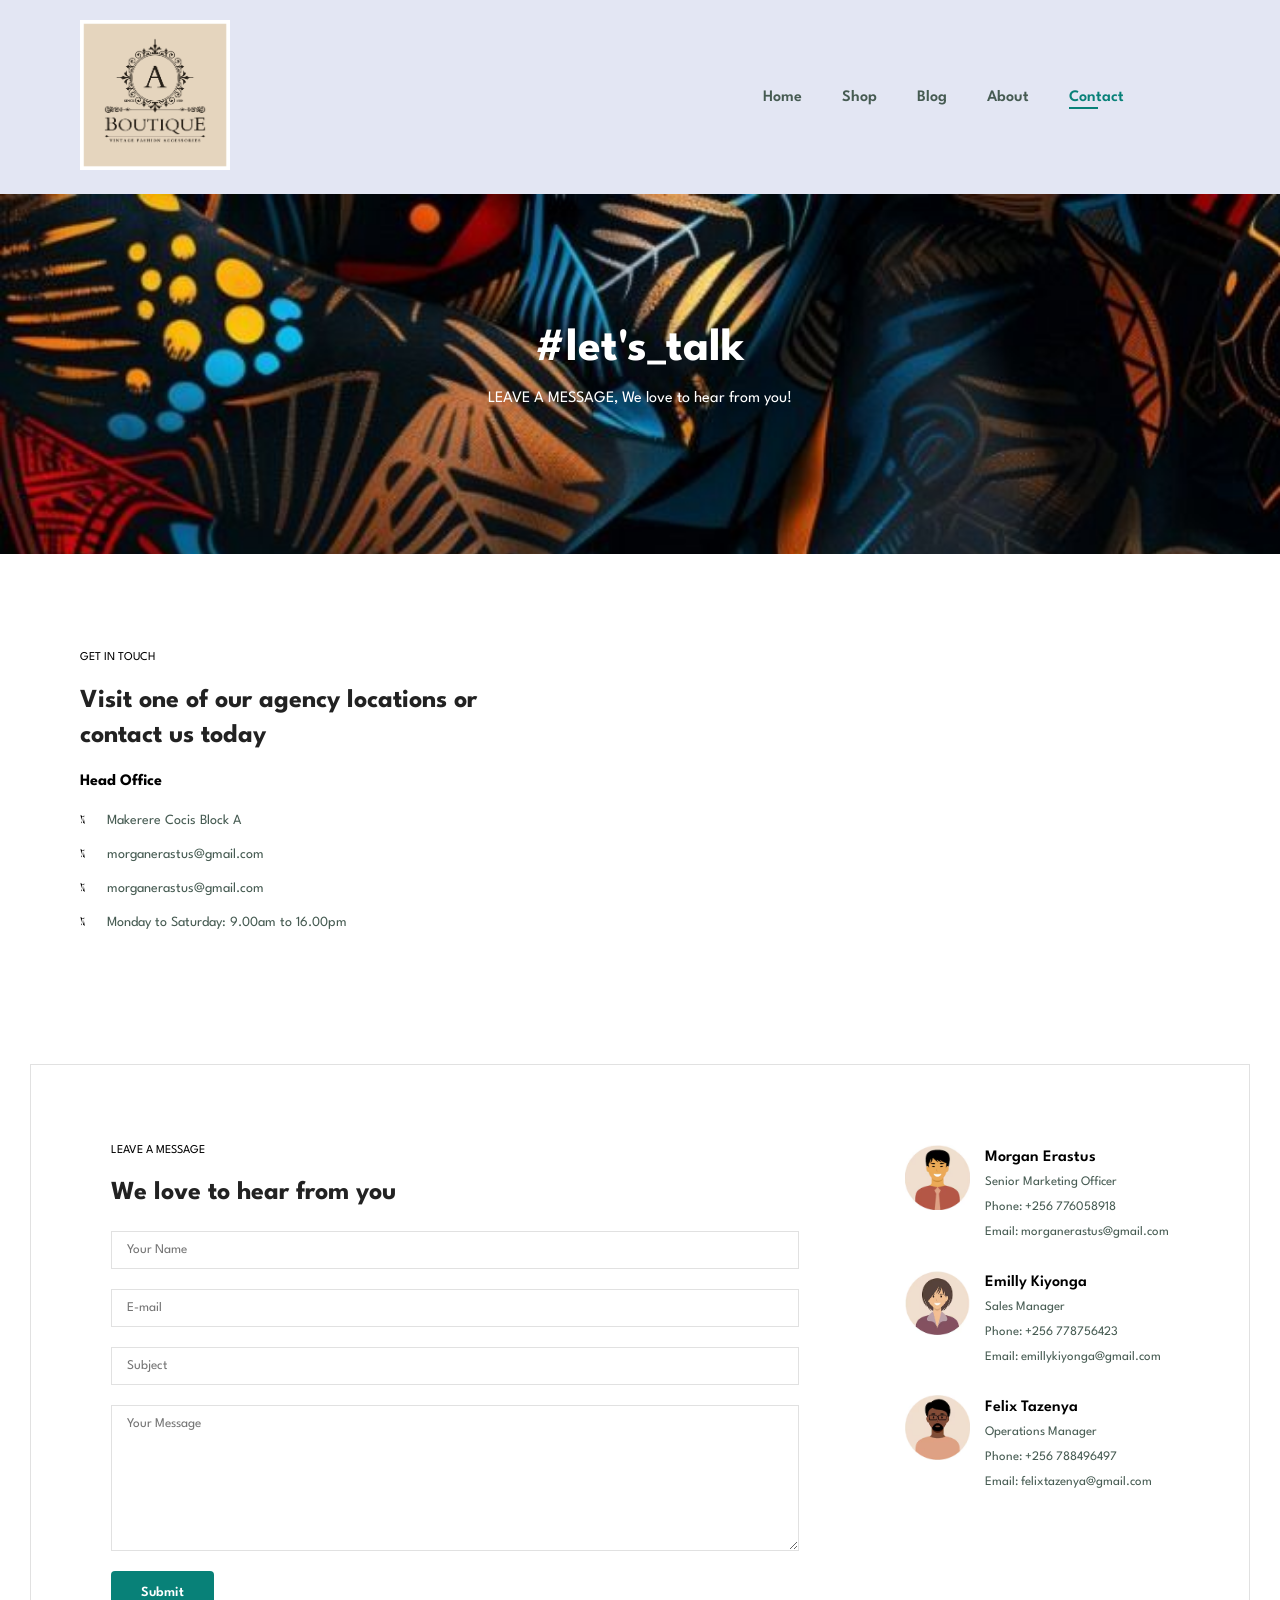
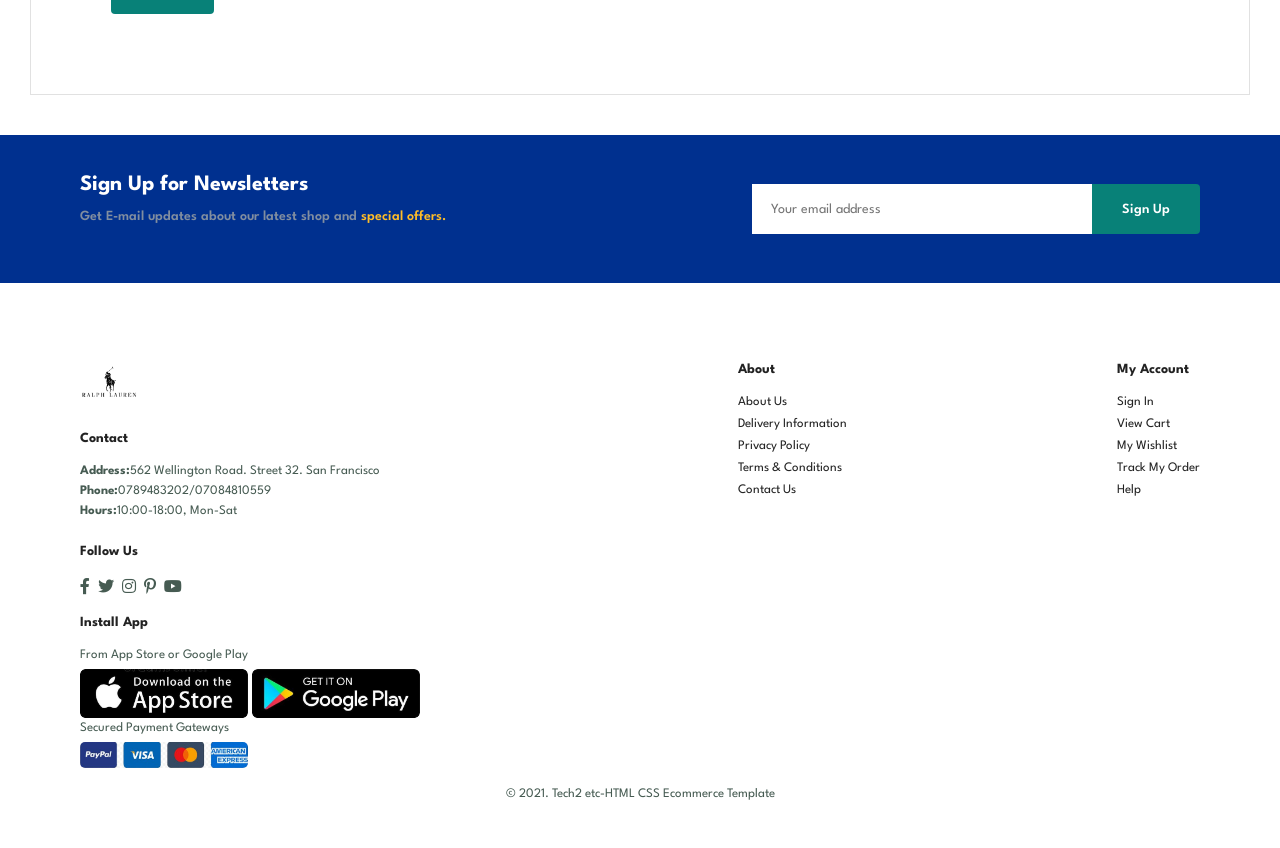
<file: contact.html>
<!DOCTYPE html>
<html lang="en">
    <head>
        <meta charset="UTF-8">
        <meta http-equiv="X-UA-Compatible" content="IE=edge">
        <meta name="viewport" content="width=device-width, initial-scale=1.0">
        <title>GROUP7CLASSICS</title>
        <link rel="stylesheet" href="https://pro.fontawesome.com/releases/v5.10.0/css/all.css" />
        <link rel="stylesheet" href="style.css">
    </head>
    <body>
        <section id="header">
            <header>
                  <img src="images/logo.jpg" alt="My Website Logo" width="150">
            </header>
                <div>
                <ul id="navbar">
                    <li><a href="index.html">Home</a></li>
                    <li><a href="shop.html">Shop</a></li>
                    <li><a href="blog.html">Blog</a></li>
                    <li><a href="about.html">About</a></li>
                    <li><a class="active" href="contact.html">Contact</a></li>
                    <li id="lg-bag"><a href="cart.html"><i class="far fa-shopping-bag"></i></a></li>
                    <a href="#" id="close"><i class="far fa-times"></i></a>
                </ul>
            </div>
            <div id="mobile">
                <a href="cart.html"><i class="far fa-shopping-bag"></i></a>
                 <i id="bar" class="fas fa-outdent"></i>
            </div>
            </section>
        
            <section id="page-header" class="about-header">
                <h2>#let's_talk</h2>
                <p>LEAVE A MESSAGE, We love to hear from you! </p>
            </section>
           
            <section id="contact-details" class="section-p1">
                <div class="details">
                    <span>GET IN TOUCH</span>
                    <h2>Visit one of our agency locations or contact us today</h2>
                    <h3>Head Office</h3>
                    <div>
                        <li>
                            <i class="fal fa-map"></i>
                            <p>Makerere Cocis Block A</p>
                        </li>
                         <li>
                            <i class="fal fa-envelope"></i>
                            <p>morganerastus@gmail.com</p>
                        </li>
                         <li>
                            <i class="fal fa-phone-alt"></i>
                            <p>morganerastus@gmail.com</p>
                        </li>
                         <li>
                            <i class="fal fa-clock"></i>
                            <p>Monday to Saturday: 9.00am to 16.00pm</p>
                        </li>
                    </div>
                </div>
                <div class="map">
                    <iframe src="https://www.google.com/maps/embed?pb=!1m18!1m12!1m3!1d3989.7515733083433!2d32.568060874377885!3d0.3314191996653302!2m3!1f0!2f0!3f0!3m2!1i1024!2i768!4f13.1!3m3!1m2!1s0x177dbb6d4fd3eca9%3A0xdf47684755293ecd!2sMakerere%20University%20College%20of%20Computing%20and%20Information%20Sciences%2C%20Block%20A!5e0!3m2!1sen!2sug!4v1775903508911!5m2!1sen!2sug" width="600" height="450" style="border:0;" allowfullscreen="" loading="lazy" referrerpolicy="no-referrer-when-downgrade"></iframe>
                </div>
            </section>

            <section id="form-details">
                <form action="">
                    <span>LEAVE A MESSAGE</span>
                    <h2>We love to hear from you</h2>
                    <input type="text"  placeholder="Your Name">
                    <input type="text"  placeholder="E-mail">
                    <input type="text"  placeholder="Subject">
                    <textarea name="" id="" cols="30" rows="10" placeholder="Your Message"></textarea>
                    <button class="normal">Submit</button>
                </form>
                <div class="people">
                    <div>
                        <img src="contactimages/contacticons2.png" alt="">
                        <p><span>Morgan Erastus</span> Senior Marketing Officer <br> Phone: +256 776058918</br> Email: morganerastus@gmail.com</p>
                    </div>
                     <div>
                        <img src="contactimages/contacticons.png" alt="">
                        <p><span>Emilly Kiyonga</span> Sales Manager<br> Phone: +256 778756423</br> Email: emillykiyonga@gmail.com</p>
                    </div>
                     <div>
                        <img src="contactimages/contacticons1.png" alt="">
                        <p><span>Felix Tazenya</span> Operations Manager <br> Phone: +256 788496497</br> Email: felixtazenya@gmail.com</p>
                    </div>
                </div>
            </section>

            <section id="newsletter" class="section-p1 section-m1">
                <div class="newstext">
                    <h4>Sign Up for Newsletters</h4>
                    <p>Get E-mail updates about our latest shop and <span>special offers.</span></p>
                </div>
                <div class="form">
                    <input type="text" placeholder="Your email address">
                    <button class="normal">Sign Up</button>
                </div>
            </section>

            <footer class="section-p1">
                <div class="col">
                    <img class="logo" src="images/Fashion-Logo-Background-PNG.png" alt="">
                    <h4>Contact</h4>
                    <p><strong>Address:</strong>562 Wellington Road. Street 32. San Francisco</p>
                    <p><strong>Phone:</strong>0789483202/07084810559</p>
                    <p><strong>Hours:</strong>10:00-18:00, Mon-Sat</p>
                    <div class="follow">
                        <h4>Follow Us</h4>
                        <div class="icon">
                            <i class="fab fa-facebook-f"></i>
                            <i class="fab fa-twitter"></i>
                            <i class="fab fa-instagram"></i>
                            <i class="fab fa-pinterest-p"></i>
                            <i class="fab fa-youtube"></i>
                        </div>
                    </div>
                </div>
                <div class="col">
                    <h4>About</h4>
                    <a href="#">About Us</a>
                    <a href="#">Delivery Information</a>
                    <a href="#">Privacy Policy</a>
                    <a href="#">Terms & Conditions</a>
                    <a href="#">Contact Us</a>
                </div>
                <div class="col">
                    <h4>My Account</h4>
                    <a href="#">Sign In</a>
                    <a href="#">View Cart</a>
                    <a href="#">My Wishlist</a>
                    <a href="#">Track My Order</a>
                    <a href="#">Help</a>
                </div>
                <div class="col Install">
                    <h4>Install App</h4>
                    <p>From App Store or Google Play</p>
                    <div class="row">
                        <img src="images/appstore.jpg" alt="">
                        <img src="images/googleplayicon.jpg" alt="">
                    </div>
                        <p>Secured Payment Gateways</p>
                        <img src="images/payments.png" alt="">
                </div>
                <div class="copyright">
                    <p>© 2021. Tech2 etc-HTML CSS Ecommerce Template</p>
                </div>
            </footer>
        <script src="script.js"></script>
    </body>
</html>
</file>
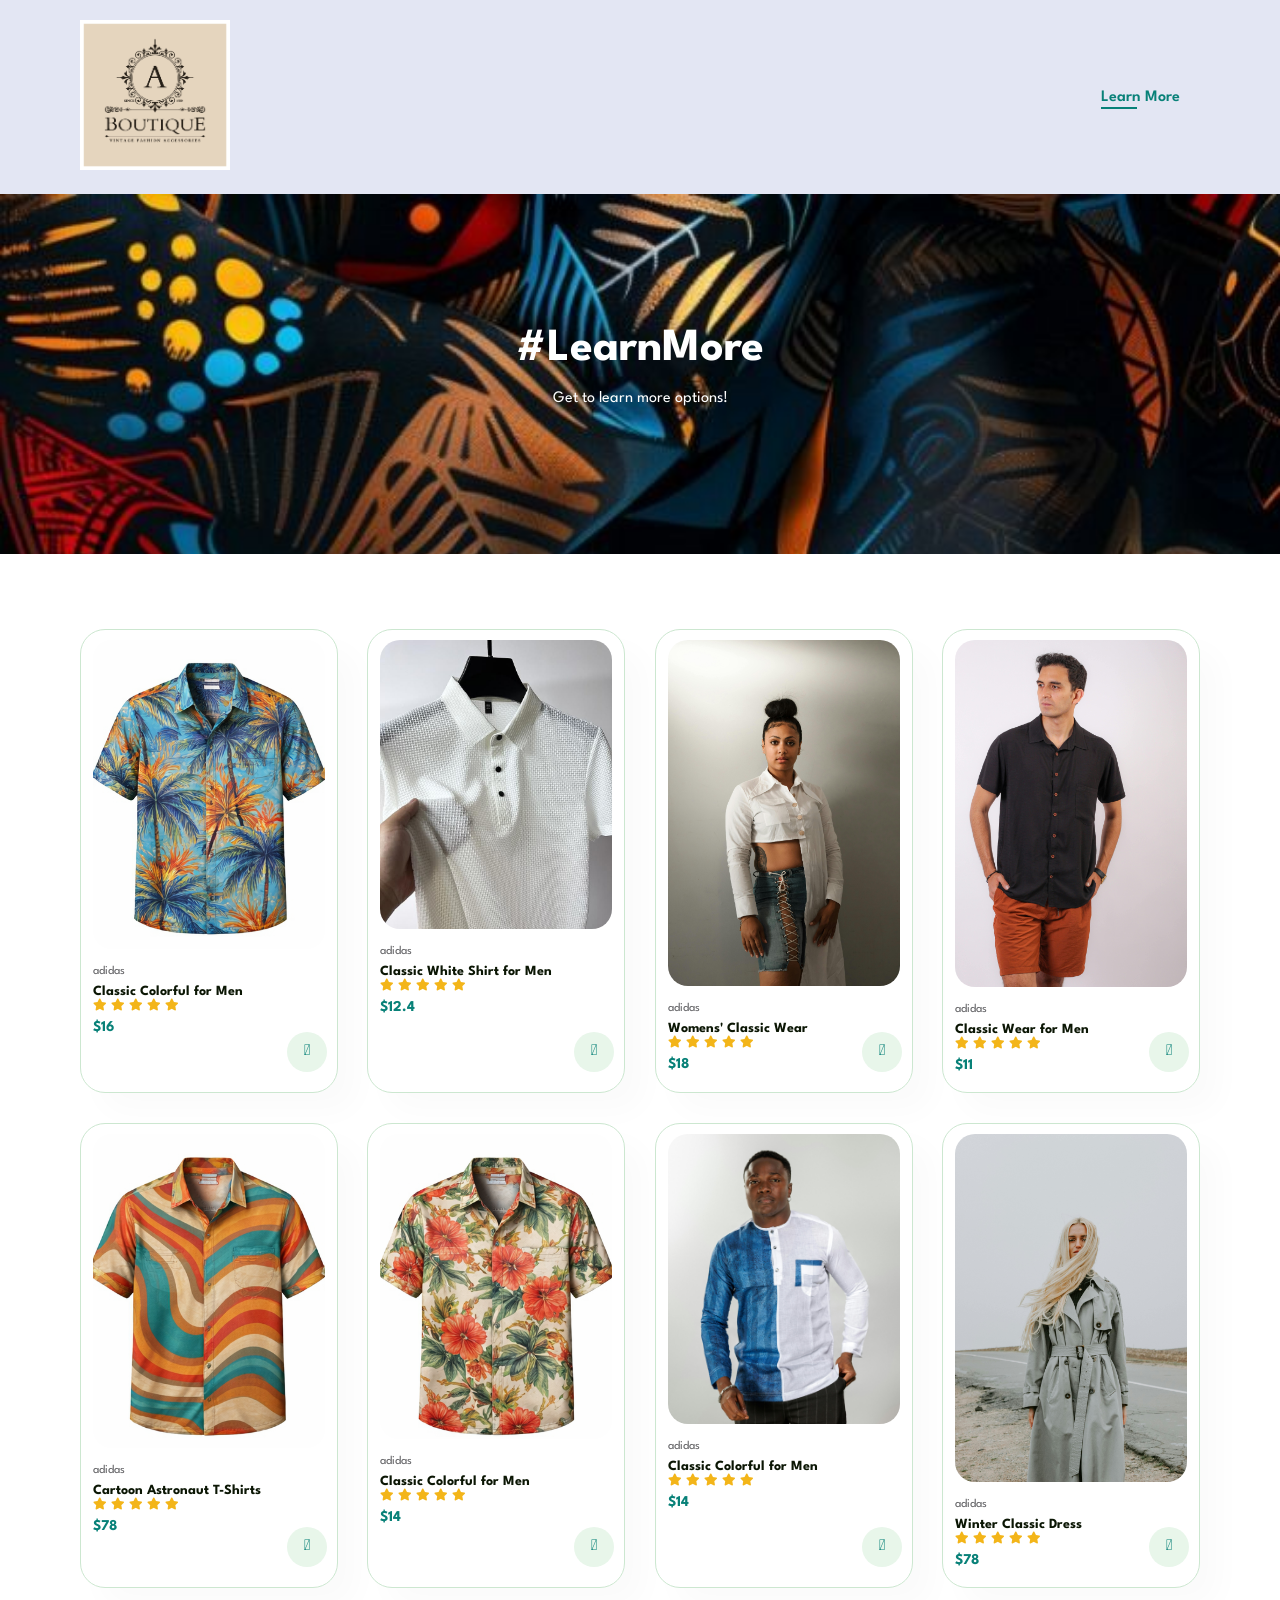
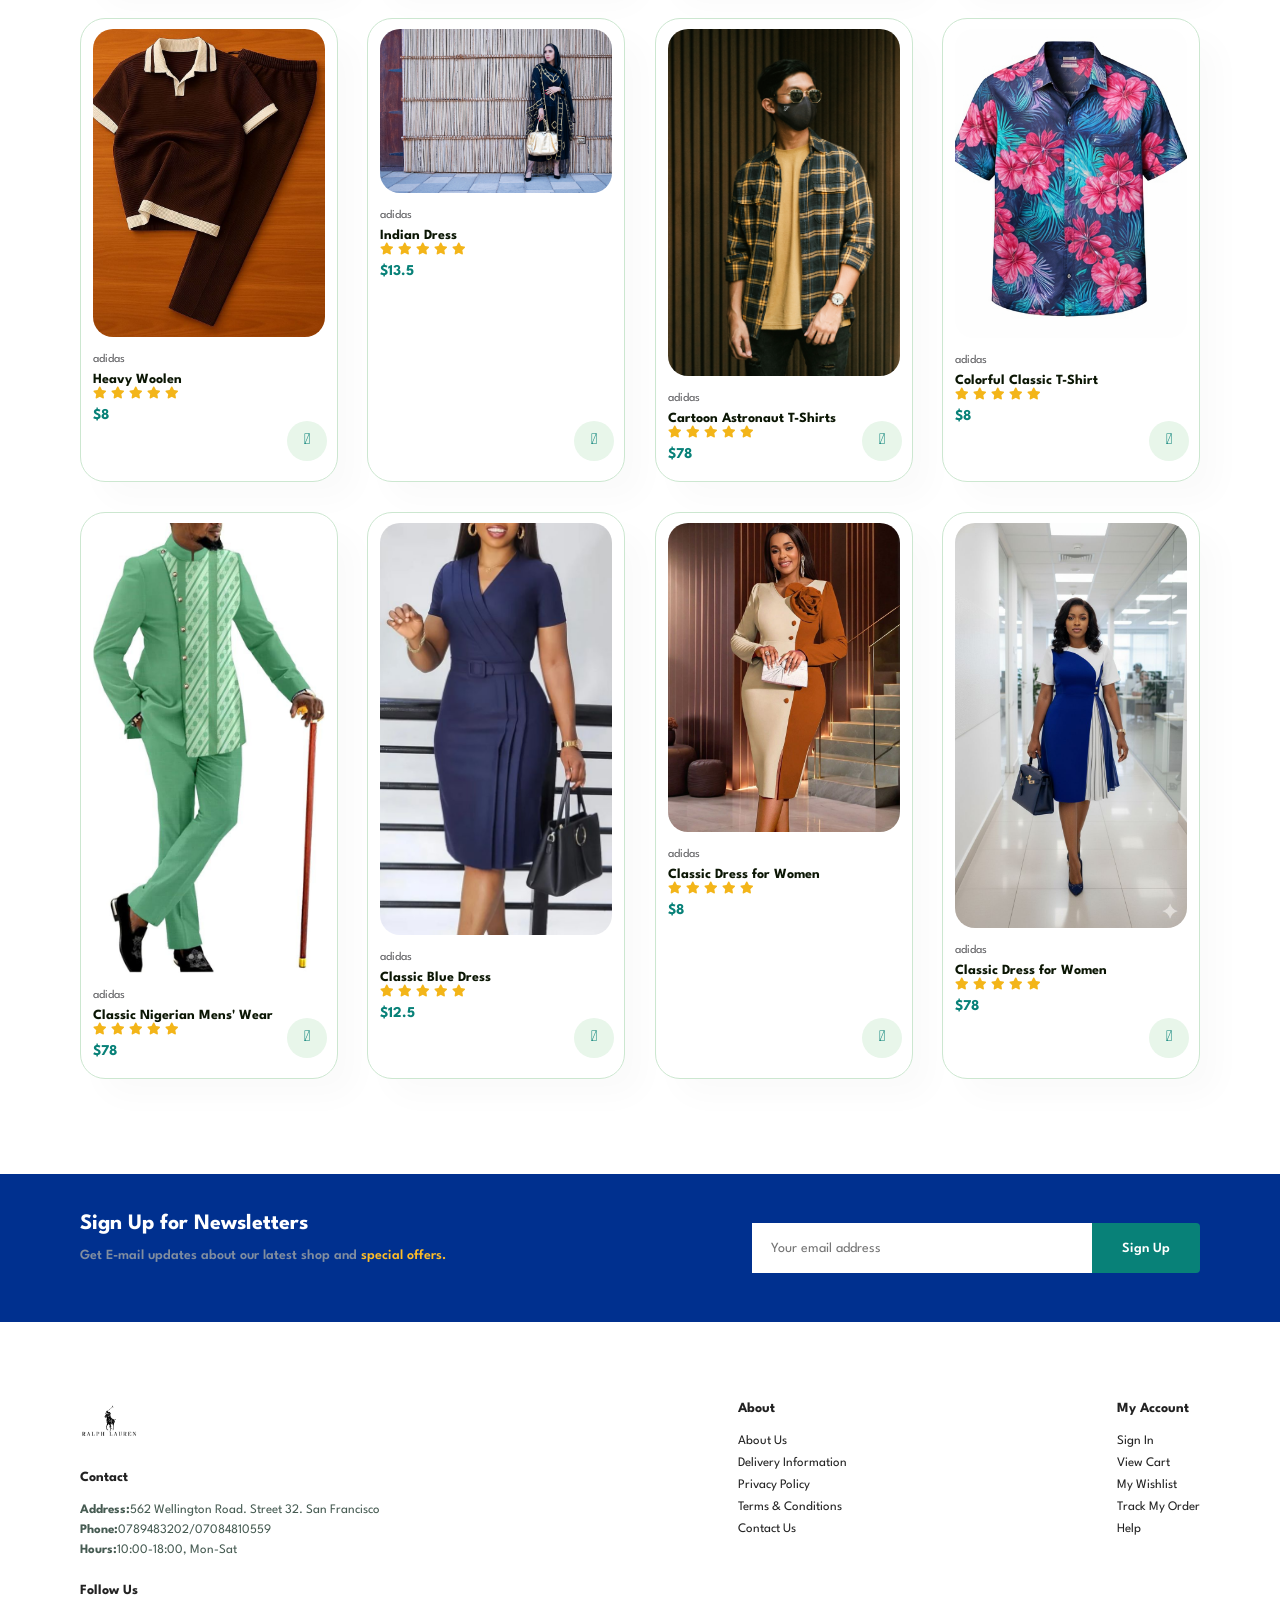
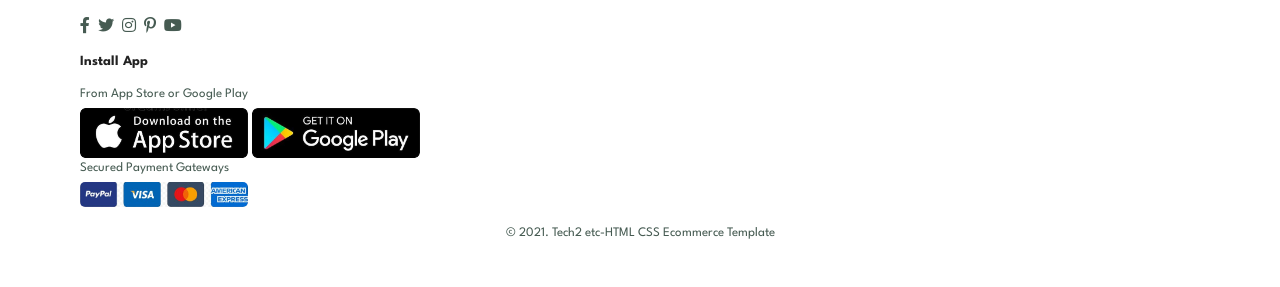
<file: explore.html>
<!DOCTYPE html>
<html lang="en">
    <head>
        <meta charset="UTF-8">
        <meta http-equiv="X-UA-Compatible" content="IE=edge">
        <meta name="viewport" content="width=device-width, initial-scale=1.0">
        <title>GROUP7CLASSICS</title>
        <link rel="stylesheet" href="https://pro.fontawesome.com/releases/v5.10.0/css/all.css" />
        <link rel="stylesheet" href="style.css">
    </head>
    <body>
            <section id="header">
            <header>
                  <img src="images/logo.jpg" alt="My Website Logo" width="150">
            </header>
                <div>
                <ul id="navbar">
                    <li><a class="active" href="exploremore.html">Learn More</a></li>
                    <a href="#" id="close"><i class="far fa-times"></i></a>
                </ul>
            </div>
            <div id="mobile">
                <a href="cart.html"><i class="far fa-shopping-bag"></i></a>
                 <i id="bar" class="fas fa-outdent"></i>
            </div>
            </section>
            
            <section id="page-header">
                <h2>#LearnMore</h2>
                <p>Get to learn more options! </p>
            </section>
            
            <section id="product1" class="section-p1">
            <div class="pro-container">
                <div class="pro" onclick="window.location.href='sproduct.html';">
                    <img src="images/png1.png" alt="">
                    <div class="des">
                        <span>adidas</span>
                        <h5>Classic Colorful for Men</h5>
                        <div class="star">
                            <i class="fas fa-star"></i>
                            <i class="fas fa-star"></i>
                            <i class="fas fa-star"></i>
                            <i class="fas fa-star"></i>
                            <i class="fas fa-star"></i>
                        </div>
                        <h4>$16</h4>
                    </div>
                    <a href="#"><i class="fal fa-shopping-cart cart"></i></a>
                </div>
                <div class="pro">
                    <img src="shopimages/Men's Polo Polo Shirt Casual Holiday Lapel Short….jfif" alt="">
                    <div class="des">
                        <span>adidas</span>
                        <h5>Classic White Shirt for Men</h5>
                        <div class="star">
                            <i class="fas fa-star"></i>
                            <i class="fas fa-star"></i>
                            <i class="fas fa-star"></i>
                            <i class="fas fa-star"></i>
                            <i class="fas fa-star"></i>
                        </div>
                        <h4>$12.4</h4>
                    </div>
                    <a href="#"><i class="fal fa-shopping-cart cart"></i></a>
                </div>
                <div class="pro">
                    <img src="images/pexels-chris-f-38966-9522864.jpg" alt="">
                    <div class="des">
                        <span>adidas</span>
                        <h5>Womens' Classic Wear</h5>
                        <div class="star">
                            <i class="fas fa-star"></i>
                            <i class="fas fa-star"></i>
                            <i class="fas fa-star"></i>
                            <i class="fas fa-star"></i>
                            <i class="fas fa-star"></i>
                        </div>
                        <h4>$18</h4>
                    </div>
                    <a href="#"><i class="fal fa-shopping-cart cart"></i></a>
                </div>
                <div class="pro">
                    <img src="images/pexels-gustavo-11576957.jpg" alt="">
                    <div class="des">
                        <span>adidas</span>
                        <h5>Classic Wear for Men</h5>
                        <div class="star">
                            <i class="fas fa-star"></i>
                            <i class="fas fa-star"></i>
                            <i class="fas fa-star"></i>
                            <i class="fas fa-star"></i>
                            <i class="fas fa-star"></i>
                        </div>
                        <h4>$11</h4>
                    </div>
                    <a href="#"><i class="fal fa-shopping-cart cart"></i></a>
                </div>
                <div class="pro">
                    <img src="images/png2.png" alt="">
                    <div class="des">
                        <span>adidas</span>
                        <h5>Cartoon Astronaut T-Shirts</h5>
                        <div class="star">
                            <i class="fas fa-star"></i>
                            <i class="fas fa-star"></i>
                            <i class="fas fa-star"></i>
                            <i class="fas fa-star"></i>
                            <i class="fas fa-star"></i>
                        </div>
                        <h4>$78</h4>
                    </div>
                    <a href="#"><i class="fal fa-shopping-cart cart"></i></a>
                </div>
                <div class="pro">
                    <img src="images/png3.png" alt="">
                    <div class="des">
                        <span>adidas</span>
                        <h5>Classic Colorful for Men</h5>
                        <div class="star">
                            <i class="fas fa-star"></i>
                            <i class="fas fa-star"></i>
                            <i class="fas fa-star"></i>
                            <i class="fas fa-star"></i>
                            <i class="fas fa-star"></i>
                        </div>
                        <h4>$14</h4>
                    </div>
                    <a href="#"><i class="fal fa-shopping-cart cart"></i></a>
                </div>
                <div class="pro">
                    <img src="images/pexels-ali-drabo-10956272-16941807.jpg" alt="">
                    <div class="des">
                        <span>adidas</span>
                        <h5>Classic Colorful for Men</h5>
                        <div class="star">
                            <i class="fas fa-star"></i>
                            <i class="fas fa-star"></i>
                            <i class="fas fa-star"></i>
                            <i class="fas fa-star"></i>
                            <i class="fas fa-star"></i>
                        </div>
                        <h4>$14</h4>
                    </div>
                    <a href="#"><i class="fal fa-shopping-cart cart"></i></a>
                </div>
                <div class="pro">
                    <img src="images/pexels-maryiaplashchynskaya-3393793.jpg" alt="">
                    <div class="des">
                        <span>adidas</span>
                        <h5>Winter Classic Dress</h5>
                        <div class="star">
                            <i class="fas fa-star"></i>
                            <i class="fas fa-star"></i>
                            <i class="fas fa-star"></i>
                            <i class="fas fa-star"></i>
                            <i class="fas fa-star"></i>
                        </div>
                        <h4>$78</h4>
                    </div>
                    <a href="#"><i class="fal fa-shopping-cart cart"></i></a>
                </div>
           
                <div class="pro">
                    <img src="images/Available in colors and size’s  Price_250gh.jfif" alt="">
                    <div class="des">
                        <span>adidas</span>
                        <h5>Heavy Woolen</h5>
                        <div class="star">
                            <i class="fas fa-star"></i>
                            <i class="fas fa-star"></i>
                            <i class="fas fa-star"></i>
                            <i class="fas fa-star"></i>
                            <i class="fas fa-star"></i>
                        </div>
                        <h4>$8</h4>
                    </div>
                    <a href="#"><i class="fal fa-shopping-cart cart"></i></a>
                </div>
                <div class="pro">
                    <img src="images/pexels-thelazyartist-1108602.jpg" alt="">
                    <div class="des">
                        <span>adidas</span>
                        <h5>Indian Dress</h5>
                        <div class="star">
                            <i class="fas fa-star"></i>
                            <i class="fas fa-star"></i>
                            <i class="fas fa-star"></i>
                            <i class="fas fa-star"></i>
                            <i class="fas fa-star"></i>
                        </div>
                        <h4>$13.5</h4>
                    </div>
                    <a href="#"><i class="fal fa-shopping-cart cart"></i></a>
                </div>
                <div class="pro">
                    <img src="images/phil-monte-4V4t0JcOM5E-unsplash.jpg" alt="">
                    <div class="des">
                        <span>adidas</span>
                        <h5>Cartoon Astronaut T-Shirts</h5>
                        <div class="star">
                            <i class="fas fa-star"></i>
                            <i class="fas fa-star"></i>
                            <i class="fas fa-star"></i>
                            <i class="fas fa-star"></i>
                            <i class="fas fa-star"></i>
                        </div>
                        <h4>$78</h4>
                    </div>
                    <a href="#"><i class="fal fa-shopping-cart cart"></i></a>
                </div>
                <div class="pro">
                    <img src="images/png4.png" alt="">
                    <div class="des">
                        <span>adidas</span>
                        <h5>Colorful Classic T-Shirt</h5>
                        <div class="star">
                            <i class="fas fa-star"></i>
                            <i class="fas fa-star"></i>
                            <i class="fas fa-star"></i>
                            <i class="fas fa-star"></i>
                            <i class="fas fa-star"></i>
                        </div>
                        <h4>$8</h4>
                    </div>
                    <a href="#"><i class="fal fa-shopping-cart cart"></i></a>
                </div>
                <div class="pro">
                    <img src="images/African Dashiki for Men Top and Pants Set African….jfif" alt="">
                    <div class="des">
                        <span>adidas</span>
                        <h5>Classic Nigerian Mens' Wear</h5>
                        <div class="star">
                            <i class="fas fa-star"></i>
                            <i class="fas fa-star"></i>
                            <i class="fas fa-star"></i>
                            <i class="fas fa-star"></i>
                            <i class="fas fa-star"></i>
                        </div>
                        <h4>$78</h4>
                    </div>
                    <a href="#"><i class="fal fa-shopping-cart cart"></i></a>
                </div>
                <div class="pro">
                    <img src="images/download.jfif" alt="">
                    <div class="des">
                        <span>adidas</span>
                        <h5>Classic Blue Dress</h5>
                        <div class="star">
                            <i class="fas fa-star"></i>
                            <i class="fas fa-star"></i>
                            <i class="fas fa-star"></i>
                            <i class="fas fa-star"></i>
                            <i class="fas fa-star"></i>
                        </div>
                        <h4>$12.5</h4>
                    </div>
                    <a href="#"><i class="fal fa-shopping-cart cart"></i></a>
                </div>
                <div class="pro">
                    <img src="images/download (2).jfif" alt="">
                    <div class="des">
                        <span>adidas</span>
                        <h5>Classic Dress for Women</h5>
                        <div class="star">
                            <i class="fas fa-star"></i>
                            <i class="fas fa-star"></i>
                            <i class="fas fa-star"></i>
                            <i class="fas fa-star"></i>
                            <i class="fas fa-star"></i>
                        </div>
                        <h4>$8</h4>
                    </div>
                    <a href="#"><i class="fal fa-shopping-cart cart"></i></a>
                </div>
                <div class="pro">
                    <img src="images/download (1).jfif" alt="">
                    <div class="des">
                        <span>adidas</span>
                        <h5>Classic Dress for Women</h5>
                        <div class="star">
                            <i class="fas fa-star"></i>
                            <i class="fas fa-star"></i>
                            <i class="fas fa-star"></i>
                            <i class="fas fa-star"></i>
                            <i class="fas fa-star"></i>
                        </div>
                        <h4>$78</h4>
                    </div>
                    <a href="#"><i class="fal fa-shopping-cart cart"></i></a>
                </div>
            </div>
            </section>

            

            <section id="newsletter" class="section-p1 section-m1">
                <div class="newstext">
                    <h4>Sign Up for Newsletters</h4>
                    <p>Get E-mail updates about our latest shop and <span>special offers.</span></p>
                </div>
                <div class="form">
                    <input type="text" placeholder="Your email address">
                    <button id="sign-button"class="normal">Sign Up</button>
                </div>
            </section>

            <footer class="section-p1">
                <div class="col">
                    <img class="logo" src="images/Fashion-Logo-Background-PNG.png" alt="">
                    <h4>Contact</h4>
                    <p><strong>Address:</strong>562 Wellington Road. Street 32. San Francisco</p>
                    <p><strong>Phone:</strong>0789483202/07084810559</p>
                    <p><strong>Hours:</strong>10:00-18:00, Mon-Sat</p>
                    <div class="follow">
                        <h4>Follow Us</h4>
                        <div class="icon">
                            <i class="fab fa-facebook-f"></i>
                            <i class="fab fa-twitter"></i>
                            <i class="fab fa-instagram"></i>
                            <i class="fab fa-pinterest-p"></i>
                            <i class="fab fa-youtube"></i>
                        </div>
                    </div>
                </div>
                <div class="col">
                    <h4>About</h4>
                    <a href="#">About Us</a>
                    <a href="#">Delivery Information</a>
                    <a href="#">Privacy Policy</a>
                    <a href="#">Terms & Conditions</a>
                    <a href="#">Contact Us</a>
                </div>
                <div class="col">
                    <h4>My Account</h4>
                    <a href="#">Sign In</a>
                    <a href="#">View Cart</a>
                    <a href="#">My Wishlist</a>
                    <a href="#">Track My Order</a>
                    <a href="#">Help</a>
                </div>
                <div class="col Install">
                    <h4>Install App</h4>
                    <p>From App Store or Google Play</p>
                    <div class="row">
                        <img src="images/appstore.jpg" alt="">
                        <img src="images/googleplayicon.jpg" alt="">
                    </div>
                        <p>Secured Payment Gateways</p>
                        <img src="images/payments.png" alt="">
                </div>
                <div class="copyright">
                    <p>© 2021. Tech2 etc-HTML CSS Ecommerce Template</p>
                </div>
            </footer>
        <script src="script.js"></script>
    </body>
</html>
</file>
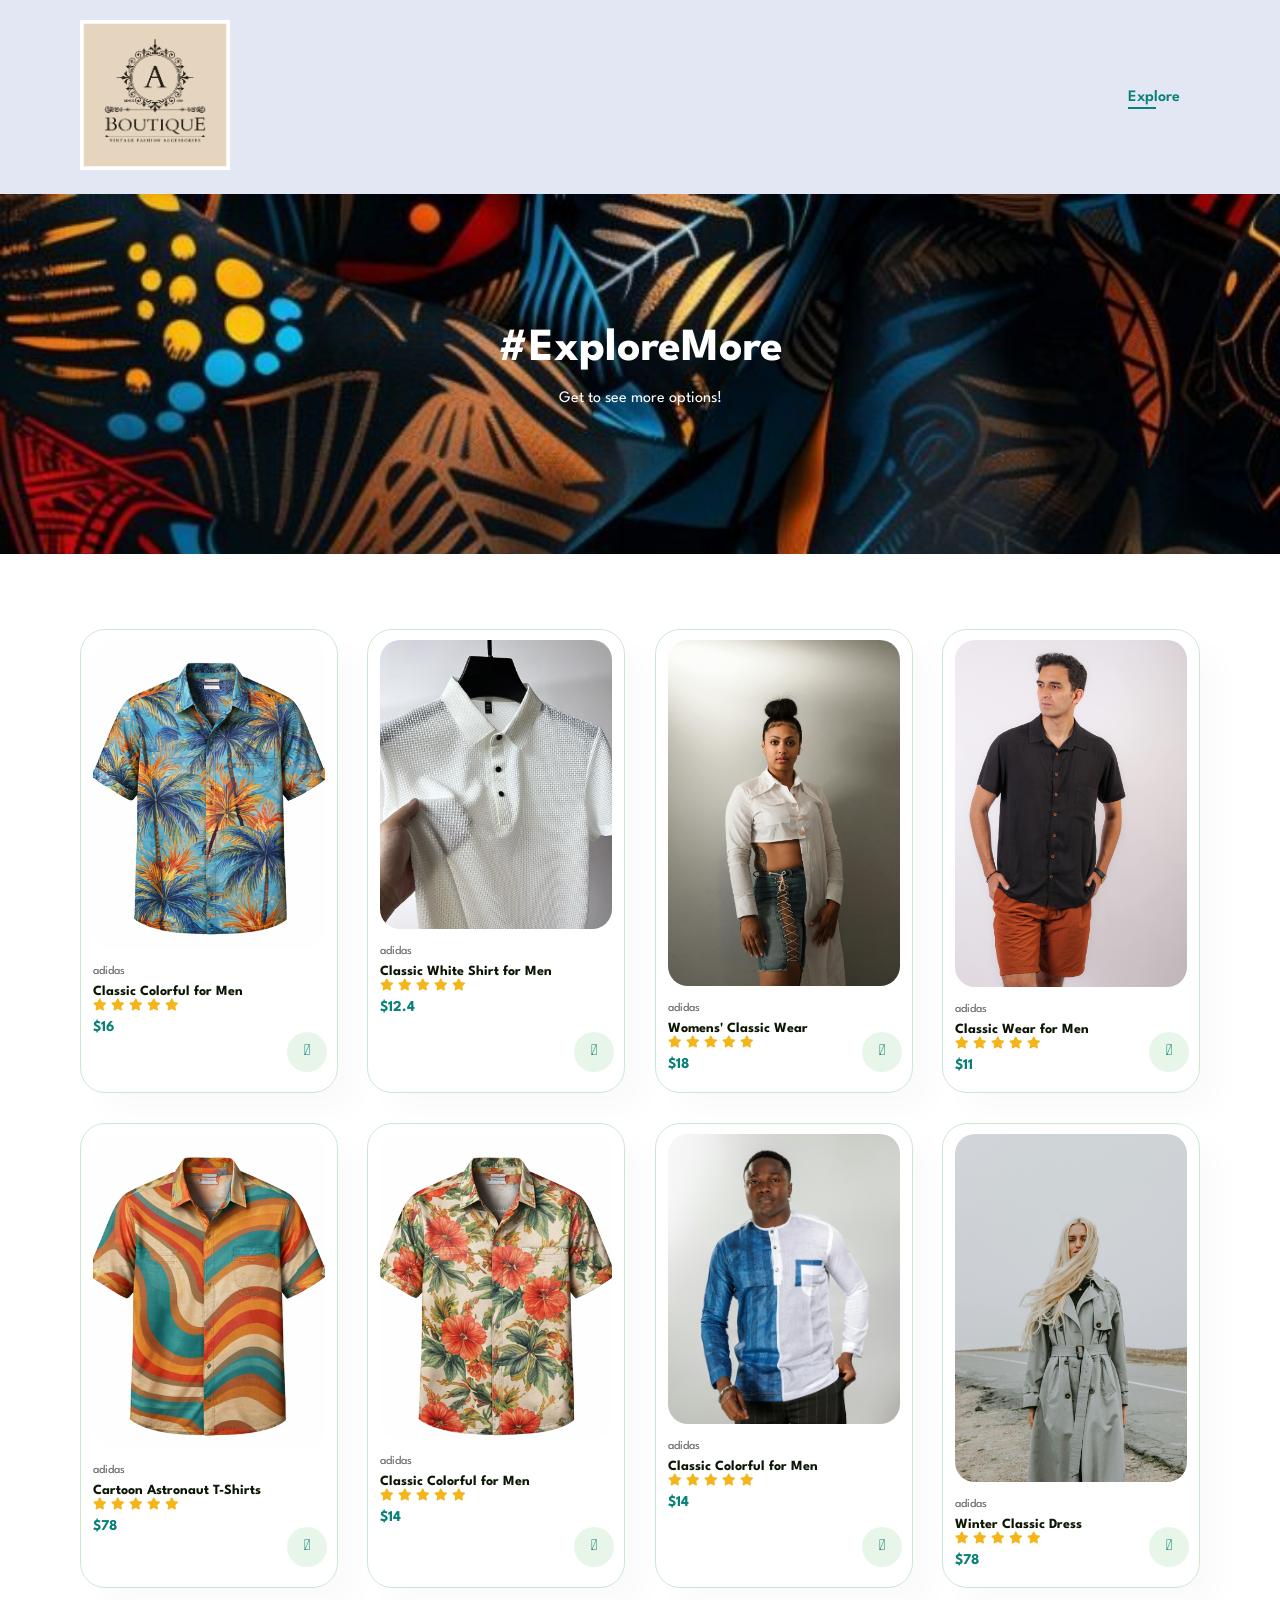
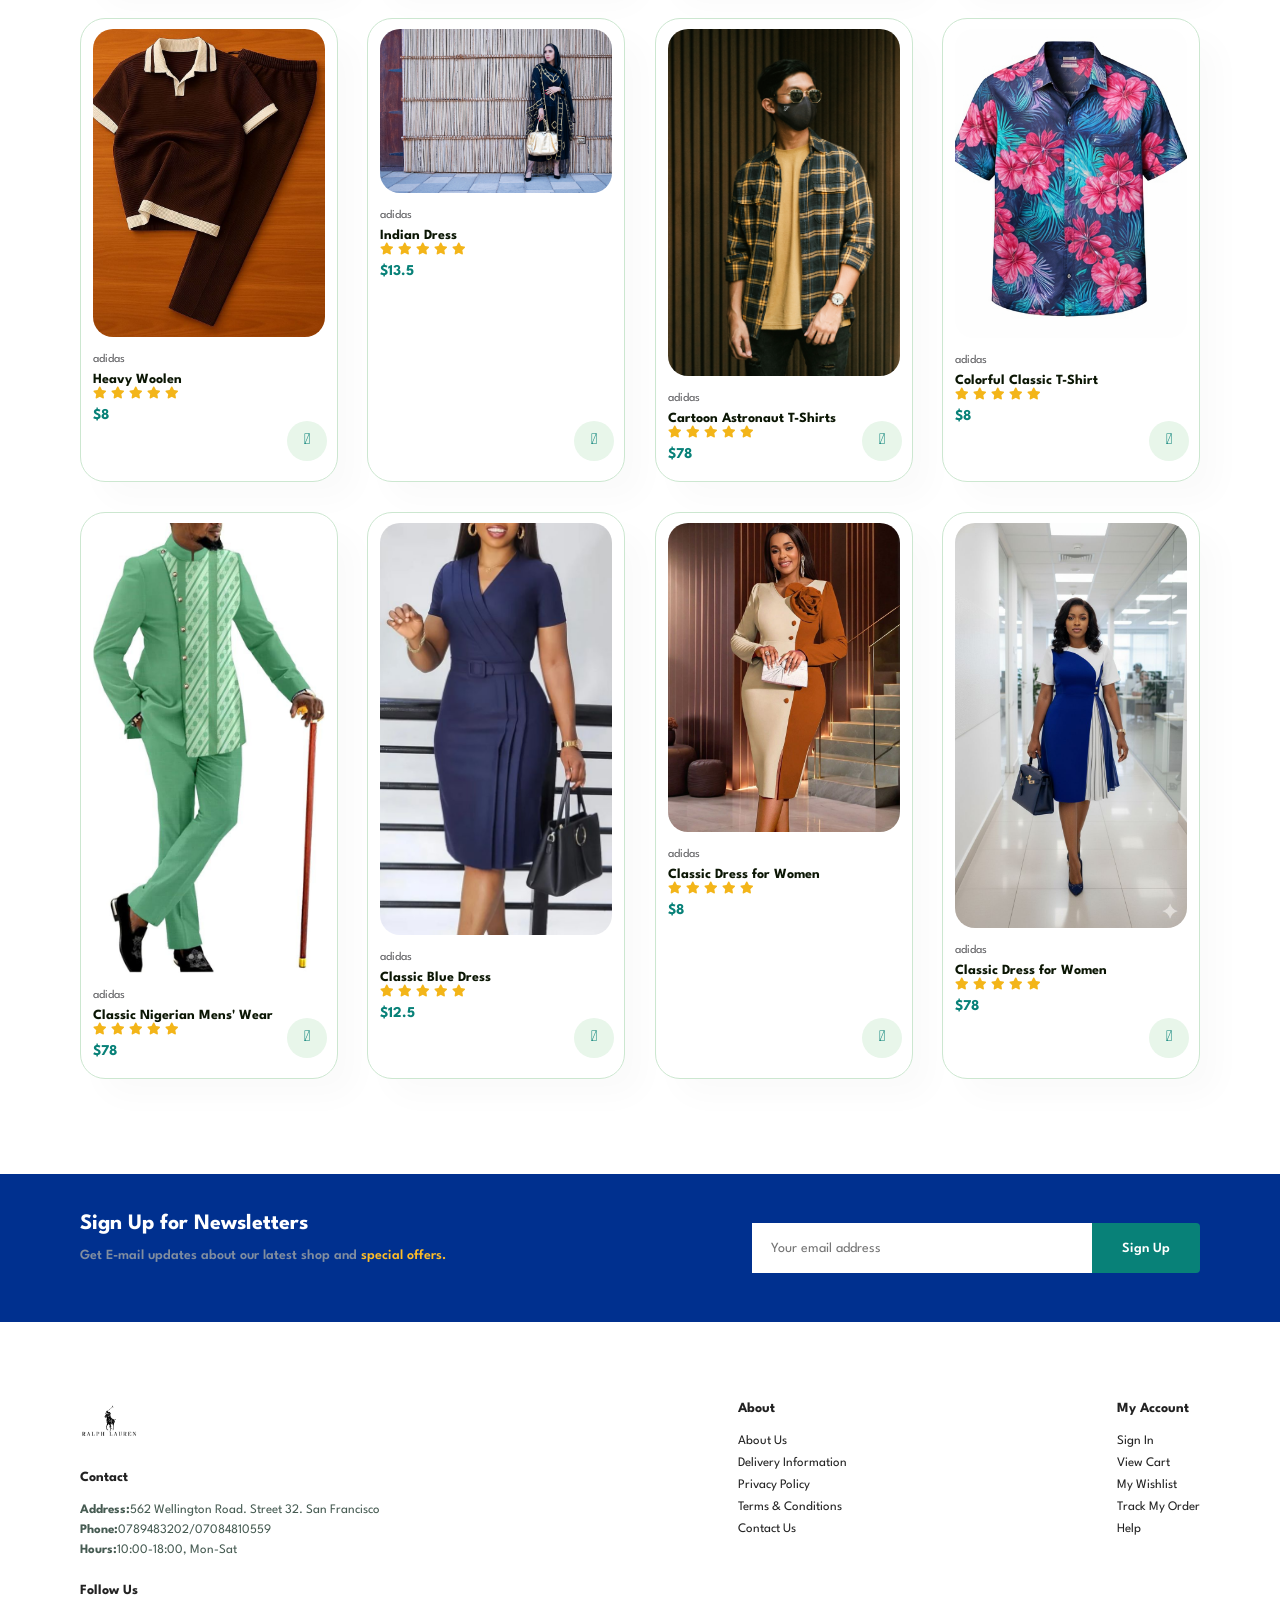
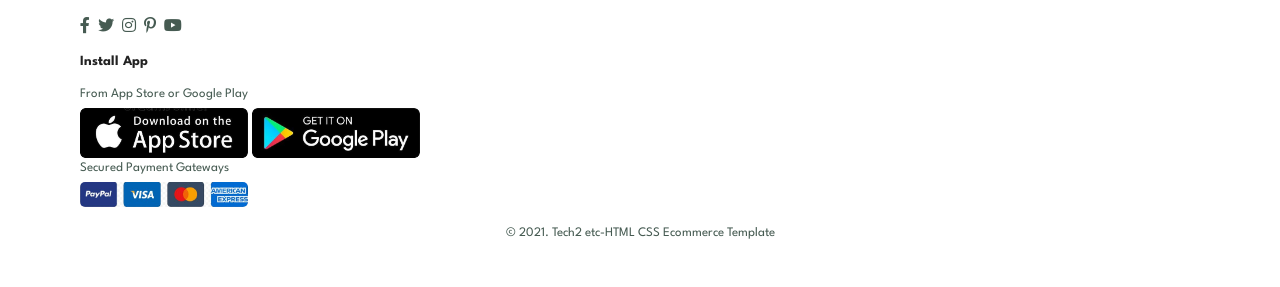
<file: exploremore.html>
<!DOCTYPE html>
<html lang="en">
    <head>
        <meta charset="UTF-8">
        <meta http-equiv="X-UA-Compatible" content="IE=edge">
        <meta name="viewport" content="width=device-width, initial-scale=1.0">
        <title>GROUP7CLASSICS</title>
        <link rel="stylesheet" href="https://pro.fontawesome.com/releases/v5.10.0/css/all.css" />
        <link rel="stylesheet" href="style.css">
    </head>
    <body>
            <section id="header">
            <header>
                  <img src="images/logo.jpg" alt="My Website Logo" width="150">
            </header>
                <div>
                <ul id="navbar">
                    <li><a class="active" href="exploremore.html">Explore</a></li>
                    <a href="#" id="close"><i class="far fa-times"></i></a>
                </ul>
            </div>
            <div id="mobile">
                <a href="cart.html"><i class="far fa-shopping-bag"></i></a>
                 <i id="bar" class="fas fa-outdent"></i>
            </div>
            </section>
            
            <section id="page-header">
                <h2>#ExploreMore</h2>
                <p>Get to see more options! </p>
            </section>
            
            <section id="product1" class="section-p1">
            <div class="pro-container">
                <div class="pro" onclick="window.location.href='sproduct.html';">
                    <img src="images/png1.png" alt="">
                    <div class="des">
                        <span>adidas</span>
                        <h5>Classic Colorful for Men</h5>
                        <div class="star">
                            <i class="fas fa-star"></i>
                            <i class="fas fa-star"></i>
                            <i class="fas fa-star"></i>
                            <i class="fas fa-star"></i>
                            <i class="fas fa-star"></i>
                        </div>
                        <h4>$16</h4>
                    </div>
                    <a href="#"><i class="fal fa-shopping-cart cart"></i></a>
                </div>
                <div class="pro">
                    <img src="shopimages/Men's Polo Polo Shirt Casual Holiday Lapel Short….jfif" alt="">
                    <div class="des">
                        <span>adidas</span>
                        <h5>Classic White Shirt for Men</h5>
                        <div class="star">
                            <i class="fas fa-star"></i>
                            <i class="fas fa-star"></i>
                            <i class="fas fa-star"></i>
                            <i class="fas fa-star"></i>
                            <i class="fas fa-star"></i>
                        </div>
                        <h4>$12.4</h4>
                    </div>
                    <a href="#"><i class="fal fa-shopping-cart cart"></i></a>
                </div>
                <div class="pro">
                    <img src="images/pexels-chris-f-38966-9522864.jpg" alt="">
                    <div class="des">
                        <span>adidas</span>
                        <h5>Womens' Classic Wear</h5>
                        <div class="star">
                            <i class="fas fa-star"></i>
                            <i class="fas fa-star"></i>
                            <i class="fas fa-star"></i>
                            <i class="fas fa-star"></i>
                            <i class="fas fa-star"></i>
                        </div>
                        <h4>$18</h4>
                    </div>
                    <a href="#"><i class="fal fa-shopping-cart cart"></i></a>
                </div>
                <div class="pro">
                    <img src="images/pexels-gustavo-11576957.jpg" alt="">
                    <div class="des">
                        <span>adidas</span>
                        <h5>Classic Wear for Men</h5>
                        <div class="star">
                            <i class="fas fa-star"></i>
                            <i class="fas fa-star"></i>
                            <i class="fas fa-star"></i>
                            <i class="fas fa-star"></i>
                            <i class="fas fa-star"></i>
                        </div>
                        <h4>$11</h4>
                    </div>
                    <a href="#"><i class="fal fa-shopping-cart cart"></i></a>
                </div>
                <div class="pro">
                    <img src="images/png2.png" alt="">
                    <div class="des">
                        <span>adidas</span>
                        <h5>Cartoon Astronaut T-Shirts</h5>
                        <div class="star">
                            <i class="fas fa-star"></i>
                            <i class="fas fa-star"></i>
                            <i class="fas fa-star"></i>
                            <i class="fas fa-star"></i>
                            <i class="fas fa-star"></i>
                        </div>
                        <h4>$78</h4>
                    </div>
                    <a href="#"><i class="fal fa-shopping-cart cart"></i></a>
                </div>
                <div class="pro">
                    <img src="images/png3.png" alt="">
                    <div class="des">
                        <span>adidas</span>
                        <h5>Classic Colorful for Men</h5>
                        <div class="star">
                            <i class="fas fa-star"></i>
                            <i class="fas fa-star"></i>
                            <i class="fas fa-star"></i>
                            <i class="fas fa-star"></i>
                            <i class="fas fa-star"></i>
                        </div>
                        <h4>$14</h4>
                    </div>
                    <a href="#"><i class="fal fa-shopping-cart cart"></i></a>
                </div>
                <div class="pro">
                    <img src="images/pexels-ali-drabo-10956272-16941807.jpg" alt="">
                    <div class="des">
                        <span>adidas</span>
                        <h5>Classic Colorful for Men</h5>
                        <div class="star">
                            <i class="fas fa-star"></i>
                            <i class="fas fa-star"></i>
                            <i class="fas fa-star"></i>
                            <i class="fas fa-star"></i>
                            <i class="fas fa-star"></i>
                        </div>
                        <h4>$14</h4>
                    </div>
                    <a href="#"><i class="fal fa-shopping-cart cart"></i></a>
                </div>
                <div class="pro">
                    <img src="images/pexels-maryiaplashchynskaya-3393793.jpg" alt="">
                    <div class="des">
                        <span>adidas</span>
                        <h5>Winter Classic Dress</h5>
                        <div class="star">
                            <i class="fas fa-star"></i>
                            <i class="fas fa-star"></i>
                            <i class="fas fa-star"></i>
                            <i class="fas fa-star"></i>
                            <i class="fas fa-star"></i>
                        </div>
                        <h4>$78</h4>
                    </div>
                    <a href="#"><i class="fal fa-shopping-cart cart"></i></a>
                </div>
           
                <div class="pro">
                    <img src="images/Available in colors and size’s  Price_250gh.jfif" alt="">
                    <div class="des">
                        <span>adidas</span>
                        <h5>Heavy Woolen</h5>
                        <div class="star">
                            <i class="fas fa-star"></i>
                            <i class="fas fa-star"></i>
                            <i class="fas fa-star"></i>
                            <i class="fas fa-star"></i>
                            <i class="fas fa-star"></i>
                        </div>
                        <h4>$8</h4>
                    </div>
                    <a href="#"><i class="fal fa-shopping-cart cart"></i></a>
                </div>
                <div class="pro">
                    <img src="images/pexels-thelazyartist-1108602.jpg" alt="">
                    <div class="des">
                        <span>adidas</span>
                        <h5>Indian Dress</h5>
                        <div class="star">
                            <i class="fas fa-star"></i>
                            <i class="fas fa-star"></i>
                            <i class="fas fa-star"></i>
                            <i class="fas fa-star"></i>
                            <i class="fas fa-star"></i>
                        </div>
                        <h4>$13.5</h4>
                    </div>
                    <a href="#"><i class="fal fa-shopping-cart cart"></i></a>
                </div>
                <div class="pro">
                    <img src="images/phil-monte-4V4t0JcOM5E-unsplash.jpg" alt="">
                    <div class="des">
                        <span>adidas</span>
                        <h5>Cartoon Astronaut T-Shirts</h5>
                        <div class="star">
                            <i class="fas fa-star"></i>
                            <i class="fas fa-star"></i>
                            <i class="fas fa-star"></i>
                            <i class="fas fa-star"></i>
                            <i class="fas fa-star"></i>
                        </div>
                        <h4>$78</h4>
                    </div>
                    <a href="#"><i class="fal fa-shopping-cart cart"></i></a>
                </div>
                <div class="pro">
                    <img src="images/png4.png" alt="">
                    <div class="des">
                        <span>adidas</span>
                        <h5>Colorful Classic T-Shirt</h5>
                        <div class="star">
                            <i class="fas fa-star"></i>
                            <i class="fas fa-star"></i>
                            <i class="fas fa-star"></i>
                            <i class="fas fa-star"></i>
                            <i class="fas fa-star"></i>
                        </div>
                        <h4>$8</h4>
                    </div>
                    <a href="#"><i class="fal fa-shopping-cart cart"></i></a>
                </div>
                <div class="pro">
                    <img src="images/African Dashiki for Men Top and Pants Set African….jfif" alt="">
                    <div class="des">
                        <span>adidas</span>
                        <h5>Classic Nigerian Mens' Wear</h5>
                        <div class="star">
                            <i class="fas fa-star"></i>
                            <i class="fas fa-star"></i>
                            <i class="fas fa-star"></i>
                            <i class="fas fa-star"></i>
                            <i class="fas fa-star"></i>
                        </div>
                        <h4>$78</h4>
                    </div>
                    <a href="#"><i class="fal fa-shopping-cart cart"></i></a>
                </div>
                <div class="pro">
                    <img src="images/download.jfif" alt="">
                    <div class="des">
                        <span>adidas</span>
                        <h5>Classic Blue Dress</h5>
                        <div class="star">
                            <i class="fas fa-star"></i>
                            <i class="fas fa-star"></i>
                            <i class="fas fa-star"></i>
                            <i class="fas fa-star"></i>
                            <i class="fas fa-star"></i>
                        </div>
                        <h4>$12.5</h4>
                    </div>
                    <a href="#"><i class="fal fa-shopping-cart cart"></i></a>
                </div>
                <div class="pro">
                    <img src="images/download (2).jfif" alt="">
                    <div class="des">
                        <span>adidas</span>
                        <h5>Classic Dress for Women</h5>
                        <div class="star">
                            <i class="fas fa-star"></i>
                            <i class="fas fa-star"></i>
                            <i class="fas fa-star"></i>
                            <i class="fas fa-star"></i>
                            <i class="fas fa-star"></i>
                        </div>
                        <h4>$8</h4>
                    </div>
                    <a href="#"><i class="fal fa-shopping-cart cart"></i></a>
                </div>
                <div class="pro">
                    <img src="images/download (1).jfif" alt="">
                    <div class="des">
                        <span>adidas</span>
                        <h5>Classic Dress for Women</h5>
                        <div class="star">
                            <i class="fas fa-star"></i>
                            <i class="fas fa-star"></i>
                            <i class="fas fa-star"></i>
                            <i class="fas fa-star"></i>
                            <i class="fas fa-star"></i>
                        </div>
                        <h4>$78</h4>
                    </div>
                    <a href="#"><i class="fal fa-shopping-cart cart"></i></a>
                </div>
            </div>
            </section>

            

            <section id="newsletter" class="section-p1 section-m1">
                <div class="newstext">
                    <h4>Sign Up for Newsletters</h4>
                    <p>Get E-mail updates about our latest shop and <span>special offers.</span></p>
                </div>
                <div class="form">
                    <input type="text" placeholder="Your email address">
                    <button id="sign-button"class="normal">Sign Up</button>
                </div>
            </section>

            <footer class="section-p1">
                <div class="col">
                    <img class="logo" src="images/Fashion-Logo-Background-PNG.png" alt="">
                    <h4>Contact</h4>
                    <p><strong>Address:</strong>562 Wellington Road. Street 32. San Francisco</p>
                    <p><strong>Phone:</strong>0789483202/07084810559</p>
                    <p><strong>Hours:</strong>10:00-18:00, Mon-Sat</p>
                    <div class="follow">
                        <h4>Follow Us</h4>
                        <div class="icon">
                            <i class="fab fa-facebook-f"></i>
                            <i class="fab fa-twitter"></i>
                            <i class="fab fa-instagram"></i>
                            <i class="fab fa-pinterest-p"></i>
                            <i class="fab fa-youtube"></i>
                        </div>
                    </div>
                </div>
                <div class="col">
                    <h4>About</h4>
                    <a href="#">About Us</a>
                    <a href="#">Delivery Information</a>
                    <a href="#">Privacy Policy</a>
                    <a href="#">Terms & Conditions</a>
                    <a href="#">Contact Us</a>
                </div>
                <div class="col">
                    <h4>My Account</h4>
                    <a href="#">Sign In</a>
                    <a href="#">View Cart</a>
                    <a href="#">My Wishlist</a>
                    <a href="#">Track My Order</a>
                    <a href="#">Help</a>
                </div>
                <div class="col Install">
                    <h4>Install App</h4>
                    <p>From App Store or Google Play</p>
                    <div class="row">
                        <img src="images/appstore.jpg" alt="">
                        <img src="images/googleplayicon.jpg" alt="">
                    </div>
                        <p>Secured Payment Gateways</p>
                        <img src="images/payments.png" alt="">
                </div>
                <div class="copyright">
                    <p>© 2021. Tech2 etc-HTML CSS Ecommerce Template</p>
                </div>
            </footer>
        <script src="script.js"></script>
    </body>
</html>
</file>
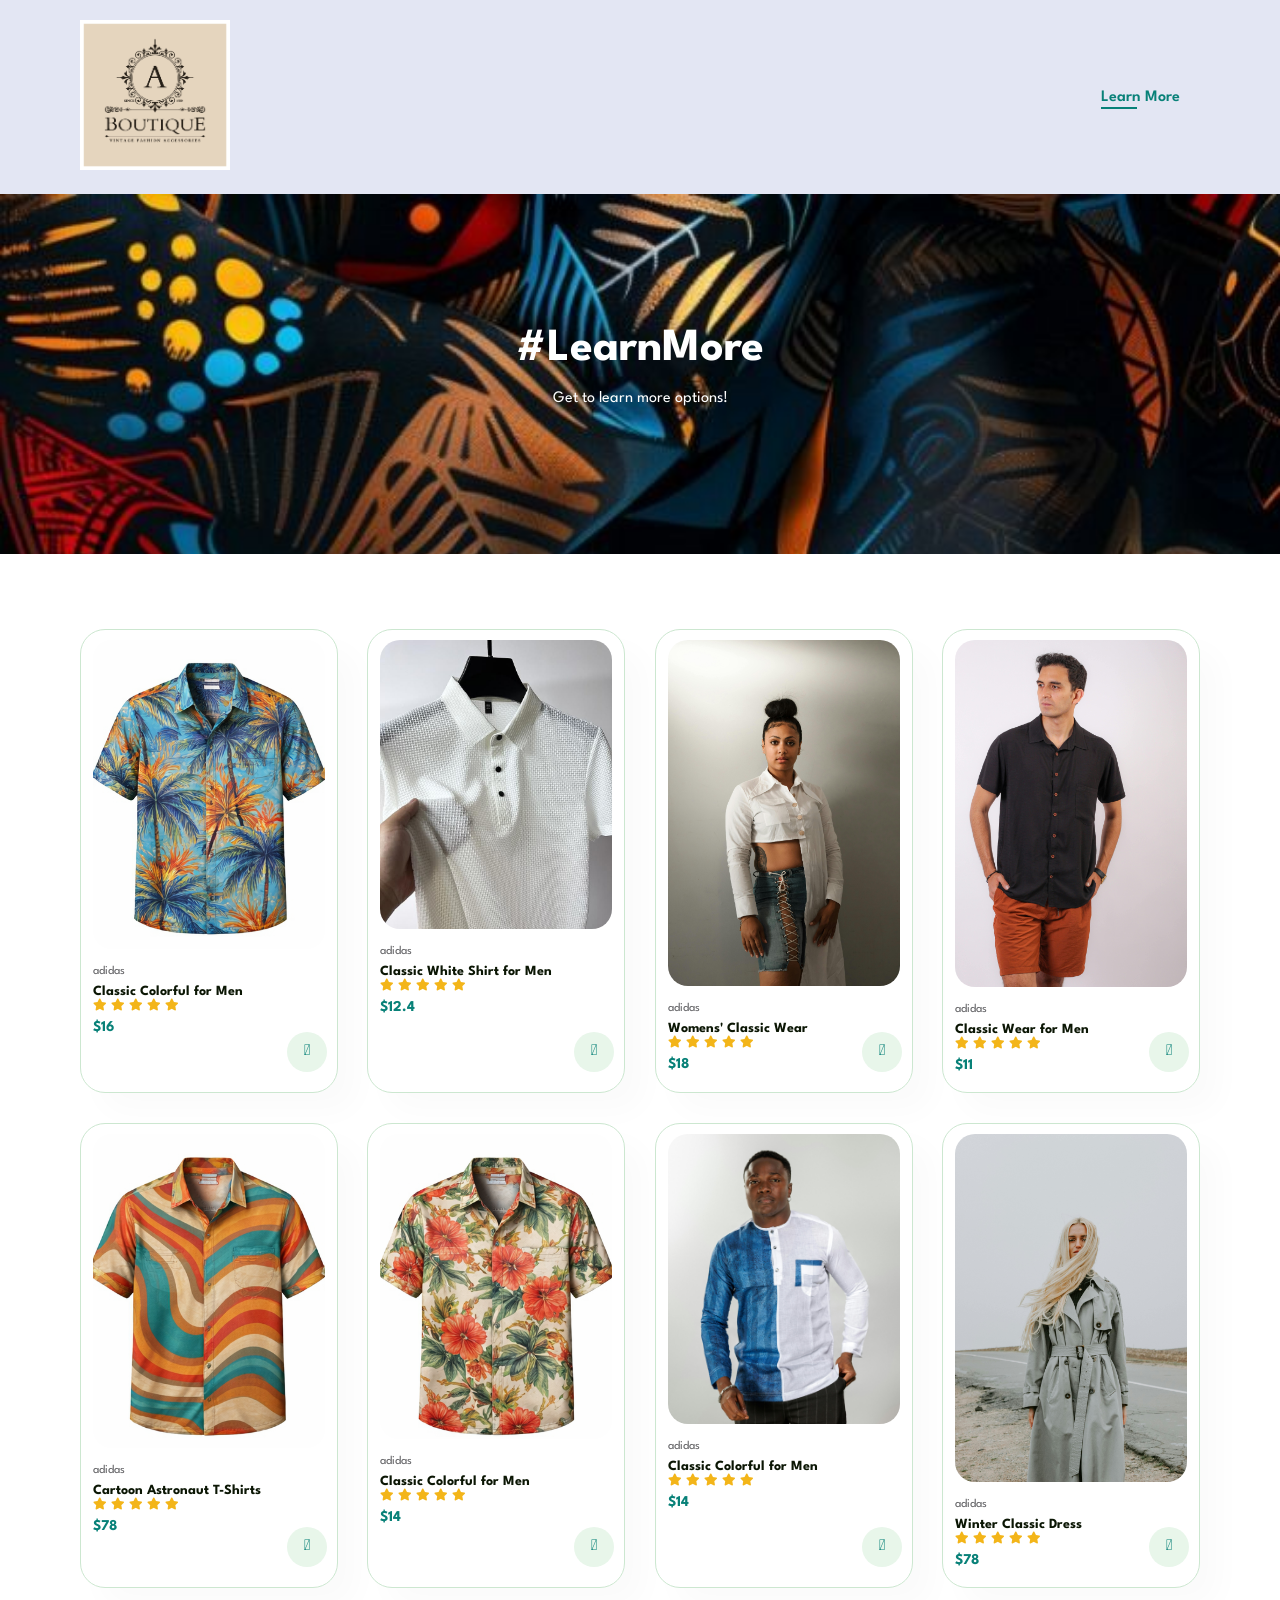
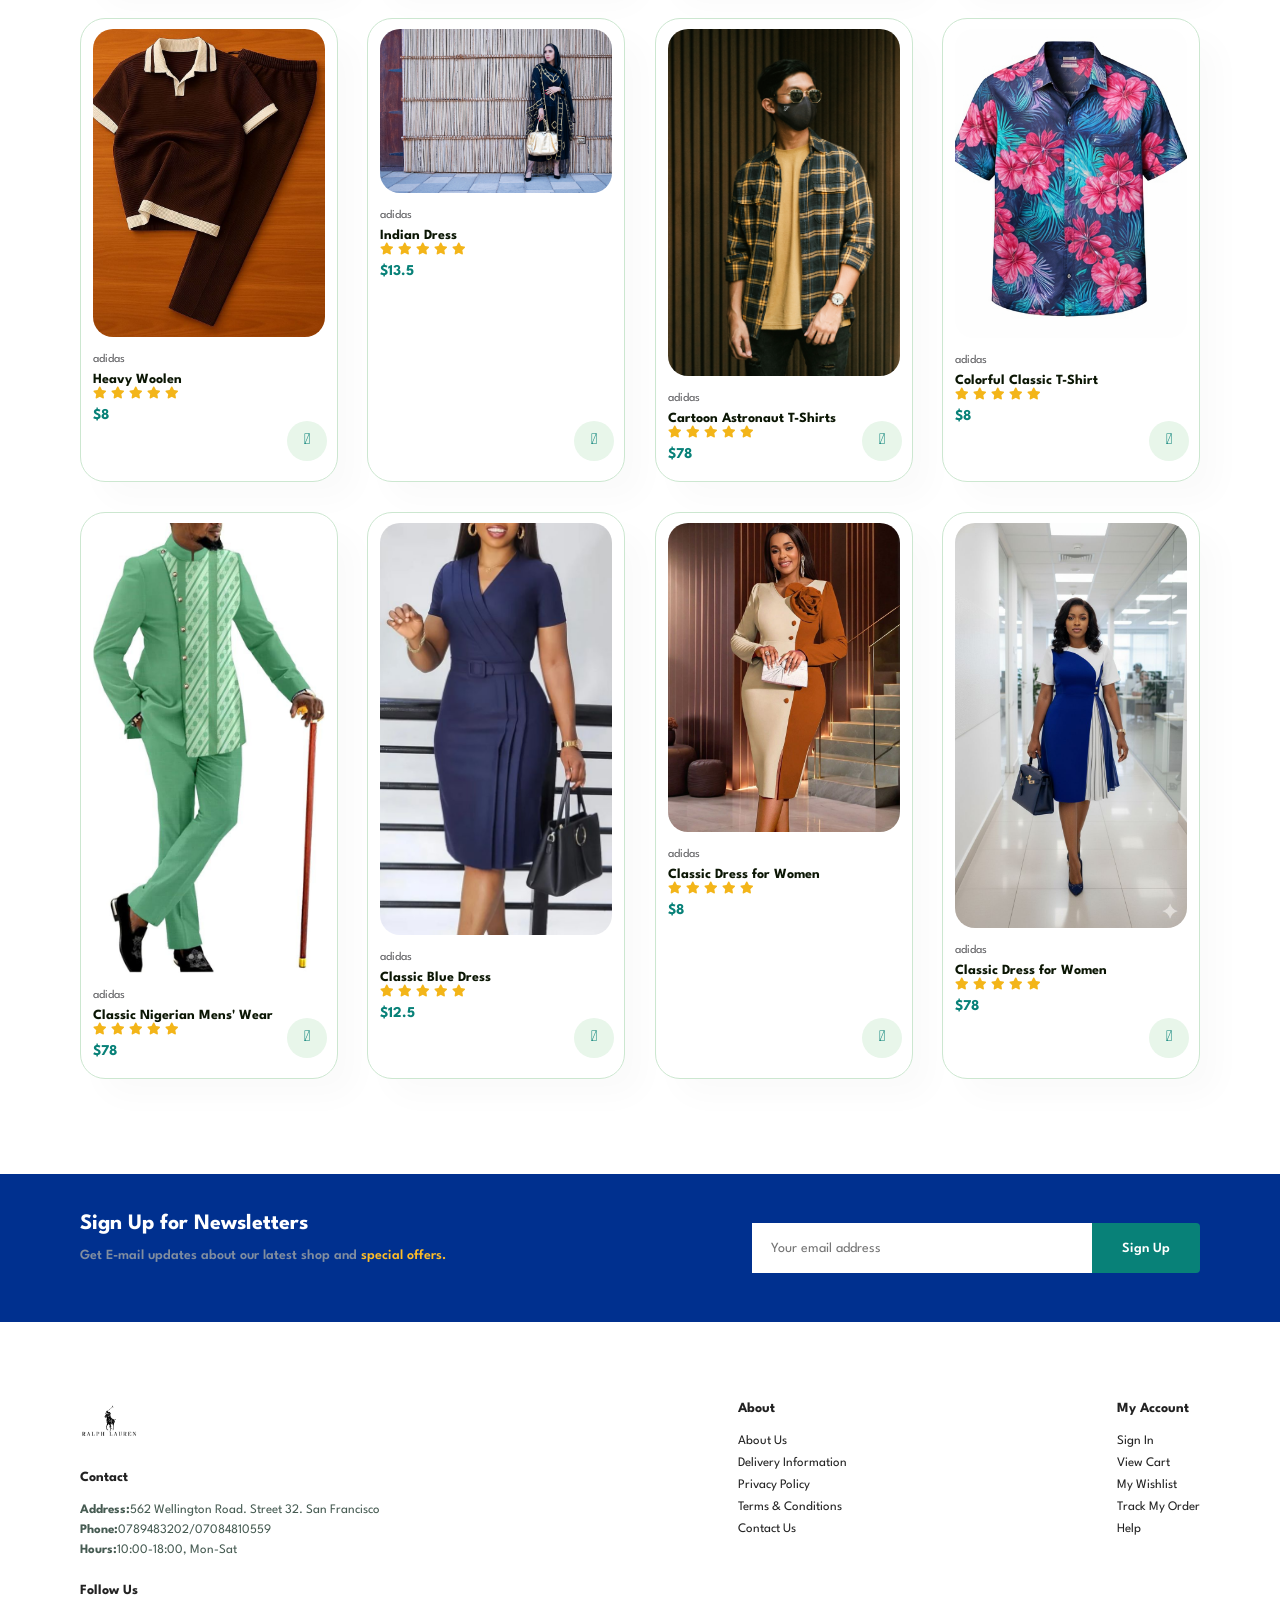
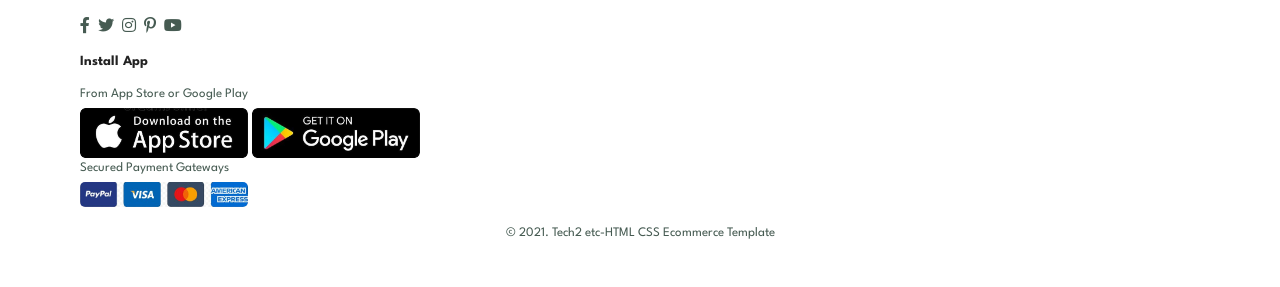
<file: learnmore.html>
<!DOCTYPE html>
<html lang="en">
    <head>
        <meta charset="UTF-8">
        <meta http-equiv="X-UA-Compatible" content="IE=edge">
        <meta name="viewport" content="width=device-width, initial-scale=1.0">
        <title>GROUP7CLASSICS</title>
        <link rel="stylesheet" href="https://pro.fontawesome.com/releases/v5.10.0/css/all.css" />
        <link rel="stylesheet" href="style.css">
    </head>
    <body>
            <section id="header">
            <header>
                  <img src="images/logo.jpg" alt="My Website Logo" width="150">
            </header>
                <div>
                <ul id="navbar">
                    <li><a class="active" href="learnmore1.html">Learn More</a></li>
                    <a href="#" id="close"><i class="far fa-times"></i></a>
                </ul>
            </div>
            <div id="mobile">
                <a href="cart.html"><i class="far fa-shopping-bag"></i></a>
                 <i id="bar" class="fas fa-outdent"></i>
            </div>
            </section>
            
            <section id="page-header">
                <h2>#LearnMore</h2>
                <p>Get to learn more options! </p>
            </section>
            
            <section id="product1" class="section-p1">
            <div class="pro-container">
                <div class="pro" onclick="window.location.href='sproduct.html';">
                    <img src="images/png1.png" alt="">
                    <div class="des">
                        <span>adidas</span>
                        <h5>Classic Colorful for Men</h5>
                        <div class="star">
                            <i class="fas fa-star"></i>
                            <i class="fas fa-star"></i>
                            <i class="fas fa-star"></i>
                            <i class="fas fa-star"></i>
                            <i class="fas fa-star"></i>
                        </div>
                        <h4>$16</h4>
                    </div>
                    <a href="#"><i class="fal fa-shopping-cart cart"></i></a>
                </div>
                <div class="pro">
                    <img src="shopimages/Men's Polo Polo Shirt Casual Holiday Lapel Short….jfif" alt="">
                    <div class="des">
                        <span>adidas</span>
                        <h5>Classic White Shirt for Men</h5>
                        <div class="star">
                            <i class="fas fa-star"></i>
                            <i class="fas fa-star"></i>
                            <i class="fas fa-star"></i>
                            <i class="fas fa-star"></i>
                            <i class="fas fa-star"></i>
                        </div>
                        <h4>$12.4</h4>
                    </div>
                    <a href="#"><i class="fal fa-shopping-cart cart"></i></a>
                </div>
                <div class="pro">
                    <img src="images/pexels-chris-f-38966-9522864.jpg" alt="">
                    <div class="des">
                        <span>adidas</span>
                        <h5>Womens' Classic Wear</h5>
                        <div class="star">
                            <i class="fas fa-star"></i>
                            <i class="fas fa-star"></i>
                            <i class="fas fa-star"></i>
                            <i class="fas fa-star"></i>
                            <i class="fas fa-star"></i>
                        </div>
                        <h4>$18</h4>
                    </div>
                    <a href="#"><i class="fal fa-shopping-cart cart"></i></a>
                </div>
                <div class="pro">
                    <img src="images/pexels-gustavo-11576957.jpg" alt="">
                    <div class="des">
                        <span>adidas</span>
                        <h5>Classic Wear for Men</h5>
                        <div class="star">
                            <i class="fas fa-star"></i>
                            <i class="fas fa-star"></i>
                            <i class="fas fa-star"></i>
                            <i class="fas fa-star"></i>
                            <i class="fas fa-star"></i>
                        </div>
                        <h4>$11</h4>
                    </div>
                    <a href="#"><i class="fal fa-shopping-cart cart"></i></a>
                </div>
                <div class="pro">
                    <img src="images/png2.png" alt="">
                    <div class="des">
                        <span>adidas</span>
                        <h5>Cartoon Astronaut T-Shirts</h5>
                        <div class="star">
                            <i class="fas fa-star"></i>
                            <i class="fas fa-star"></i>
                            <i class="fas fa-star"></i>
                            <i class="fas fa-star"></i>
                            <i class="fas fa-star"></i>
                        </div>
                        <h4>$78</h4>
                    </div>
                    <a href="#"><i class="fal fa-shopping-cart cart"></i></a>
                </div>
                <div class="pro">
                    <img src="images/png3.png" alt="">
                    <div class="des">
                        <span>adidas</span>
                        <h5>Classic Colorful for Men</h5>
                        <div class="star">
                            <i class="fas fa-star"></i>
                            <i class="fas fa-star"></i>
                            <i class="fas fa-star"></i>
                            <i class="fas fa-star"></i>
                            <i class="fas fa-star"></i>
                        </div>
                        <h4>$14</h4>
                    </div>
                    <a href="#"><i class="fal fa-shopping-cart cart"></i></a>
                </div>
                <div class="pro">
                    <img src="images/pexels-ali-drabo-10956272-16941807.jpg" alt="">
                    <div class="des">
                        <span>adidas</span>
                        <h5>Classic Colorful for Men</h5>
                        <div class="star">
                            <i class="fas fa-star"></i>
                            <i class="fas fa-star"></i>
                            <i class="fas fa-star"></i>
                            <i class="fas fa-star"></i>
                            <i class="fas fa-star"></i>
                        </div>
                        <h4>$14</h4>
                    </div>
                    <a href="#"><i class="fal fa-shopping-cart cart"></i></a>
                </div>
                <div class="pro">
                    <img src="images/pexels-maryiaplashchynskaya-3393793.jpg" alt="">
                    <div class="des">
                        <span>adidas</span>
                        <h5>Winter Classic Dress</h5>
                        <div class="star">
                            <i class="fas fa-star"></i>
                            <i class="fas fa-star"></i>
                            <i class="fas fa-star"></i>
                            <i class="fas fa-star"></i>
                            <i class="fas fa-star"></i>
                        </div>
                        <h4>$78</h4>
                    </div>
                    <a href="#"><i class="fal fa-shopping-cart cart"></i></a>
                </div>
           
                <div class="pro">
                    <img src="images/Available in colors and size’s  Price_250gh.jfif" alt="">
                    <div class="des">
                        <span>adidas</span>
                        <h5>Heavy Woolen</h5>
                        <div class="star">
                            <i class="fas fa-star"></i>
                            <i class="fas fa-star"></i>
                            <i class="fas fa-star"></i>
                            <i class="fas fa-star"></i>
                            <i class="fas fa-star"></i>
                        </div>
                        <h4>$8</h4>
                    </div>
                    <a href="#"><i class="fal fa-shopping-cart cart"></i></a>
                </div>
                <div class="pro">
                    <img src="images/pexels-thelazyartist-1108602.jpg" alt="">
                    <div class="des">
                        <span>adidas</span>
                        <h5>Indian Dress</h5>
                        <div class="star">
                            <i class="fas fa-star"></i>
                            <i class="fas fa-star"></i>
                            <i class="fas fa-star"></i>
                            <i class="fas fa-star"></i>
                            <i class="fas fa-star"></i>
                        </div>
                        <h4>$13.5</h4>
                    </div>
                    <a href="#"><i class="fal fa-shopping-cart cart"></i></a>
                </div>
                <div class="pro">
                    <img src="images/phil-monte-4V4t0JcOM5E-unsplash.jpg" alt="">
                    <div class="des">
                        <span>adidas</span>
                        <h5>Cartoon Astronaut T-Shirts</h5>
                        <div class="star">
                            <i class="fas fa-star"></i>
                            <i class="fas fa-star"></i>
                            <i class="fas fa-star"></i>
                            <i class="fas fa-star"></i>
                            <i class="fas fa-star"></i>
                        </div>
                        <h4>$78</h4>
                    </div>
                    <a href="#"><i class="fal fa-shopping-cart cart"></i></a>
                </div>
                <div class="pro">
                    <img src="images/png4.png" alt="">
                    <div class="des">
                        <span>adidas</span>
                        <h5>Colorful Classic T-Shirt</h5>
                        <div class="star">
                            <i class="fas fa-star"></i>
                            <i class="fas fa-star"></i>
                            <i class="fas fa-star"></i>
                            <i class="fas fa-star"></i>
                            <i class="fas fa-star"></i>
                        </div>
                        <h4>$8</h4>
                    </div>
                    <a href="#"><i class="fal fa-shopping-cart cart"></i></a>
                </div>
                <div class="pro">
                    <img src="images/African Dashiki for Men Top and Pants Set African….jfif" alt="">
                    <div class="des">
                        <span>adidas</span>
                        <h5>Classic Nigerian Mens' Wear</h5>
                        <div class="star">
                            <i class="fas fa-star"></i>
                            <i class="fas fa-star"></i>
                            <i class="fas fa-star"></i>
                            <i class="fas fa-star"></i>
                            <i class="fas fa-star"></i>
                        </div>
                        <h4>$78</h4>
                    </div>
                    <a href="#"><i class="fal fa-shopping-cart cart"></i></a>
                </div>
                <div class="pro">
                    <img src="images/download.jfif" alt="">
                    <div class="des">
                        <span>adidas</span>
                        <h5>Classic Blue Dress</h5>
                        <div class="star">
                            <i class="fas fa-star"></i>
                            <i class="fas fa-star"></i>
                            <i class="fas fa-star"></i>
                            <i class="fas fa-star"></i>
                            <i class="fas fa-star"></i>
                        </div>
                        <h4>$12.5</h4>
                    </div>
                    <a href="#"><i class="fal fa-shopping-cart cart"></i></a>
                </div>
                <div class="pro">
                    <img src="images/download (2).jfif" alt="">
                    <div class="des">
                        <span>adidas</span>
                        <h5>Classic Dress for Women</h5>
                        <div class="star">
                            <i class="fas fa-star"></i>
                            <i class="fas fa-star"></i>
                            <i class="fas fa-star"></i>
                            <i class="fas fa-star"></i>
                            <i class="fas fa-star"></i>
                        </div>
                        <h4>$8</h4>
                    </div>
                    <a href="#"><i class="fal fa-shopping-cart cart"></i></a>
                </div>
                <div class="pro">
                    <img src="images/download (1).jfif" alt="">
                    <div class="des">
                        <span>adidas</span>
                        <h5>Classic Dress for Women</h5>
                        <div class="star">
                            <i class="fas fa-star"></i>
                            <i class="fas fa-star"></i>
                            <i class="fas fa-star"></i>
                            <i class="fas fa-star"></i>
                            <i class="fas fa-star"></i>
                        </div>
                        <h4>$78</h4>
                    </div>
                    <a href="#"><i class="fal fa-shopping-cart cart"></i></a>
                </div>
            </div>
            </section>

            

            <section id="newsletter" class="section-p1 section-m1">
                <div class="newstext">
                    <h4>Sign Up for Newsletters</h4>
                    <p>Get E-mail updates about our latest shop and <span>special offers.</span></p>
                </div>
                <div class="form">
                    <input type="text" placeholder="Your email address">
                    <button id="sign-button"class="normal">Sign Up</button>
                </div>
            </section>

            <footer class="section-p1">
                <div class="col">
                    <img class="logo" src="images/Fashion-Logo-Background-PNG.png" alt="">
                    <h4>Contact</h4>
                    <p><strong>Address:</strong>562 Wellington Road. Street 32. San Francisco</p>
                    <p><strong>Phone:</strong>0789483202/07084810559</p>
                    <p><strong>Hours:</strong>10:00-18:00, Mon-Sat</p>
                    <div class="follow">
                        <h4>Follow Us</h4>
                        <div class="icon">
                            <i class="fab fa-facebook-f"></i>
                            <i class="fab fa-twitter"></i>
                            <i class="fab fa-instagram"></i>
                            <i class="fab fa-pinterest-p"></i>
                            <i class="fab fa-youtube"></i>
                        </div>
                    </div>
                </div>
                <div class="col">
                    <h4>About</h4>
                    <a href="#">About Us</a>
                    <a href="#">Delivery Information</a>
                    <a href="#">Privacy Policy</a>
                    <a href="#">Terms & Conditions</a>
                    <a href="#">Contact Us</a>
                </div>
                <div class="col">
                    <h4>My Account</h4>
                    <a href="#">Sign In</a>
                    <a href="#">View Cart</a>
                    <a href="#">My Wishlist</a>
                    <a href="#">Track My Order</a>
                    <a href="#">Help</a>
                </div>
                <div class="col Install">
                    <h4>Install App</h4>
                    <p>From App Store or Google Play</p>
                    <div class="row">
                        <img src="images/appstore.jpg" alt="">
                        <img src="images/googleplayicon.jpg" alt="">
                    </div>
                        <p>Secured Payment Gateways</p>
                        <img src="images/payments.png" alt="">
                </div>
                <div class="copyright">
                    <p>© 2021. Tech2 etc-HTML CSS Ecommerce Template</p>
                </div>
            </footer>
        <script src="script.js"></script>
    </body>
</html>
</file>
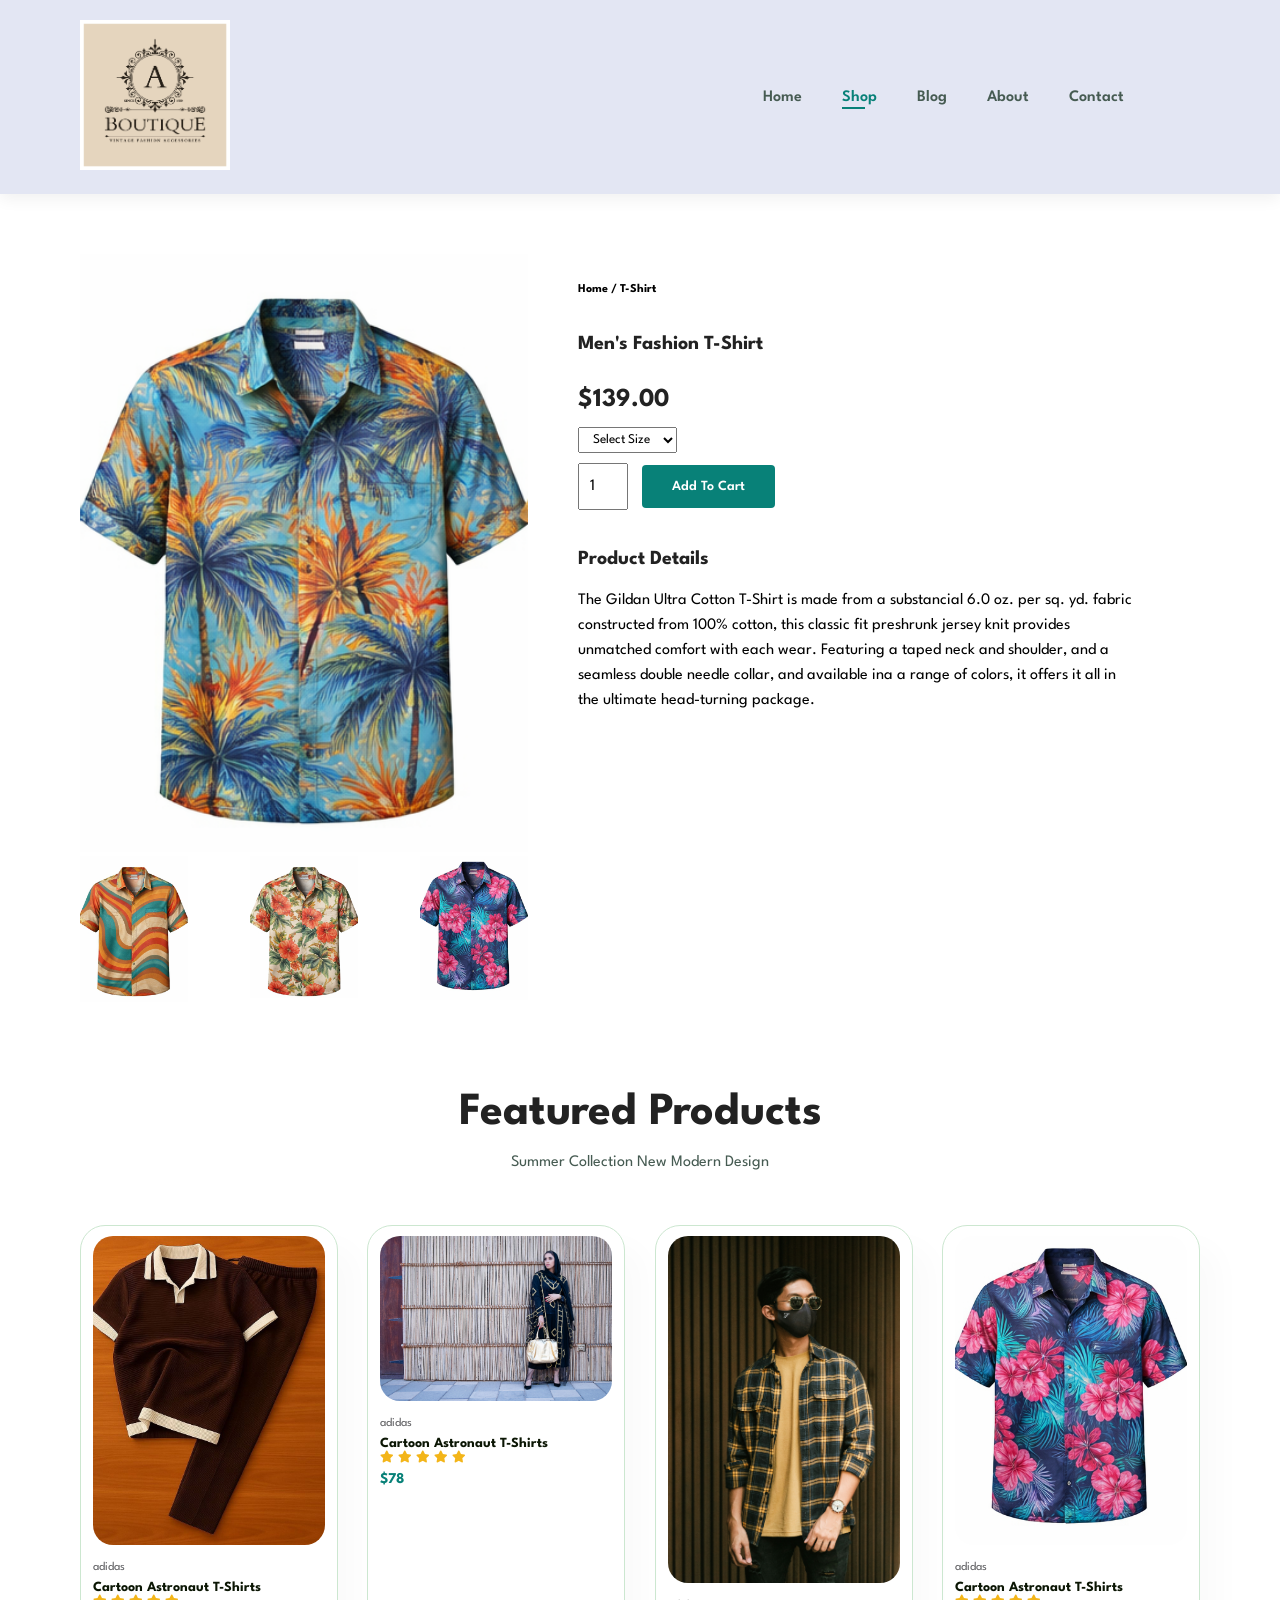
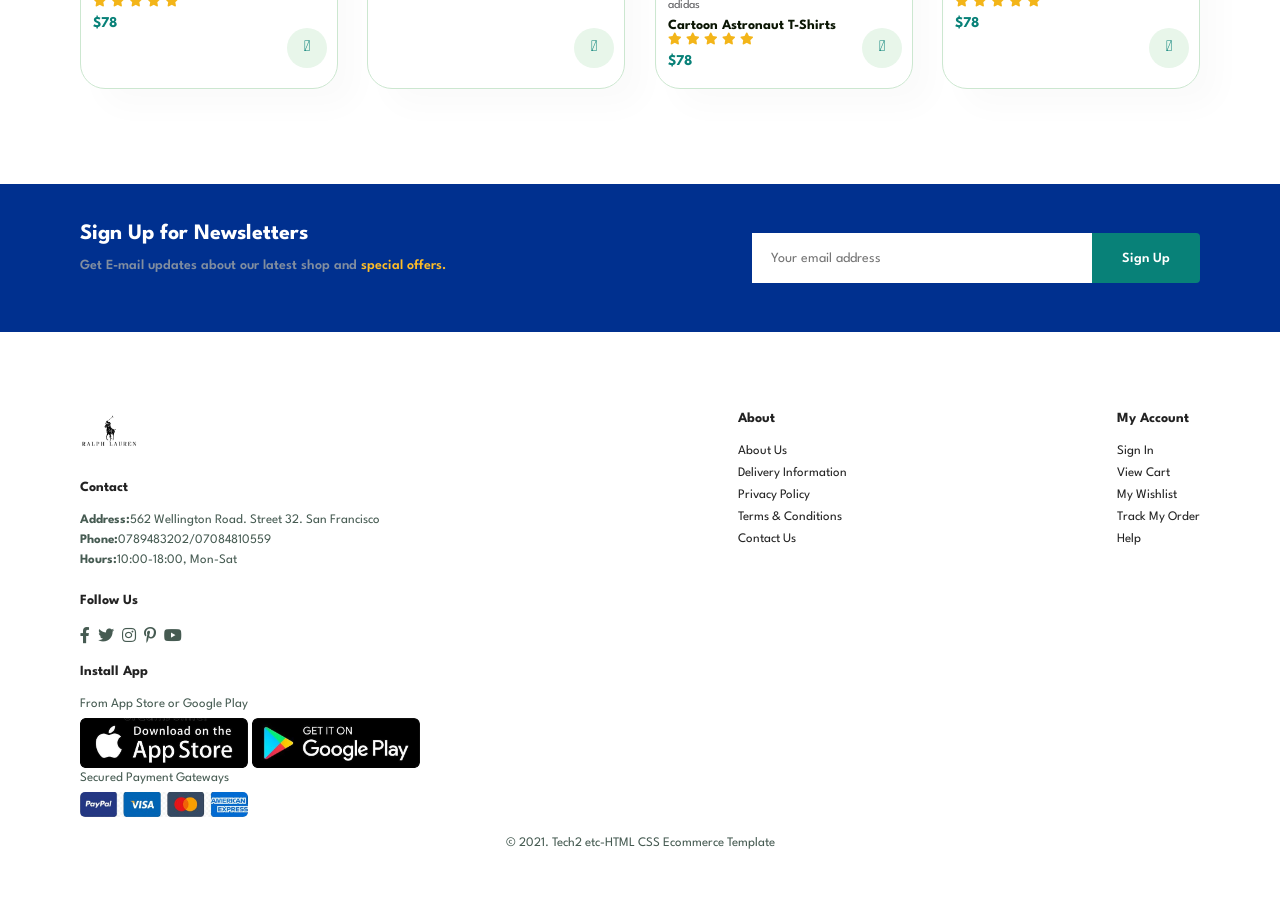
<file: sproduct.html>
<!DOCTYPE html>
<html lang="en">
    <head>
        <meta charset="UTF-8">
        <meta http-equiv="X-UA-Compatible" content="IE=edge">
        <meta name="viewport" content="width=device-width, initial-scale=1.0">
        <title>GROUP7CLASSICS</title>
        <link rel="stylesheet" href="https://pro.fontawesome.com/releases/v5.10.0/css/all.css" />
        <link rel="stylesheet" href="style.css">
    </head>
    <body>
        <section id="header">
            <header>
                  <img src="images/logo.jpg" alt="My Website Logo" width="150">
            </header>
                <div>
                <ul id="navbar">
                    <li><a href="index.html">Home</a></li>
                    <li><a class="active" href="shop.html">Shop</a></li>
                    <li><a href="blog.html">Blog</a></li>
                    <li><a href="about.html">About</a></li>
                    <li><a href="contact.html">Contact</a></li>
                    <li id="lg-bag"><a href="cart.html"><i class="far fa-shopping-bag"></i></a></li>
                    <a href="#" id="close"><i class="far fa-times"></i></a>
                </ul>
            </div>
            <div id="mobile">
                <a href="cart.html"><i class="far fa-shopping-bag"></i></a>
                 <i id="bar" class="fas fa-outdent"></i>
            </div>
            </section>

        <section id="prodetails" class="section-p1">
            <div class="single-pro-image">
                <img src="shopimages/png1.png" width="100%" id="MainImg" alt="">

            <div class="small-img-group">
                <div class="small-img-col">
                    <img src="shopimages/png2.png" width="100%" class="small-img" alt="">
                </div>
                 <div class="small-img-col">
                    <img src="shopimages/png3.png" width="100%" class="small-img" alt="">
                </div>
                 <div class="small-img-col">
                    <img src="shopimages/png4.png" width="100%" class="small-img" alt="">
                </div>
            </div>
            </div>
            <div class="single-pro-details">
                <h6>Home / T-Shirt</h6>
                <h4>Men's Fashion T-Shirt</h4>
                <h2>$139.00</h2>
                <select>
                    <option>Select Size</option>
                    <option>XL</option>
                    <option>XXL</option>
                    <option>Small</option>
                    <option>Large</option>
                </select>
                <input type="number" value="1">
                <button class="normal">Add To Cart</button>
                <h4>Product Details</h4>
                <span>The Gildan Ultra Cotton T-Shirt is made from a substancial 6.0 oz. per
                sq. yd. fabric constructed from 100% cotton, this classic fit preshrunk
                jersey knit provides unmatched comfort with each wear. Featuring a taped neck
                and shoulder, and a seamless double needle collar, and available ina a range
                of colors, it offers it all in the ultimate head-turning package. </span>
            </div>
        </section>
        <section id="product1" class="section-p1">
            <h2>Featured Products</h2>
            <p>Summer Collection New Modern Design</p>
            <div class="pro-container">
                <div class="pro">
                    <img src="images/Available in colors and size’s  Price_250gh.jfif" alt="">
                    <div class="des">
                        <span>adidas</span>
                        <h5>Cartoon Astronaut T-Shirts</h5>
                        <div class="star">
                            <i class="fas fa-star"></i>
                            <i class="fas fa-star"></i>
                            <i class="fas fa-star"></i>
                            <i class="fas fa-star"></i>
                            <i class="fas fa-star"></i>
                        </div>
                        <h4>$78</h4>
                    </div>
                    <a href="#"><i class="fal fa-shopping-cart cart"></i></a>
                </div>
                <div class="pro">
                    <img src="images/pexels-thelazyartist-1108602.jpg" alt="">
                    <div class="des">
                        <span>adidas</span>
                        <h5>Cartoon Astronaut T-Shirts</h5>
                        <div class="star">
                            <i class="fas fa-star"></i>
                            <i class="fas fa-star"></i>
                            <i class="fas fa-star"></i>
                            <i class="fas fa-star"></i>
                            <i class="fas fa-star"></i>
                        </div>
                        <h4>$78</h4>
                    </div>
                    <a href="#"><i class="fal fa-shopping-cart cart"></i></a>
                </div>
                <div class="pro">
                    <img src="images/phil-monte-4V4t0JcOM5E-unsplash.jpg" alt="">
                    <div class="des">
                        <span>adidas</span>
                        <h5>Cartoon Astronaut T-Shirts</h5>
                        <div class="star">
                            <i class="fas fa-star"></i>
                            <i class="fas fa-star"></i>
                            <i class="fas fa-star"></i>
                            <i class="fas fa-star"></i>
                            <i class="fas fa-star"></i>
                        </div>
                        <h4>$78</h4>
                    </div>
                    <a href="#"><i class="fal fa-shopping-cart cart"></i></a>
                </div>
                <div class="pro">
                    <img src="images/png4.png" alt="">
                    <div class="des">
                        <span>adidas</span>
                        <h5>Cartoon Astronaut T-Shirts</h5>
                        <div class="star">
                            <i class="fas fa-star"></i>
                            <i class="fas fa-star"></i>
                            <i class="fas fa-star"></i>
                            <i class="fas fa-star"></i>
                            <i class="fas fa-star"></i>
                        </div>
                        <h4>$78</h4>
                    </div>
                    <a href="#"><i class="fal fa-shopping-cart cart"></i></a>
                </div>
            </div>
            </section>

            <section id="newsletter" class="section-p1 section-m1">
                <div class="newstext">
                    <h4>Sign Up for Newsletters</h4>
                    <p>Get E-mail updates about our latest shop and <span>special offers.</span></p>
                </div>
                <div class="form">
                    <input type="text" placeholder="Your email address">
                    <button class="normal">Sign Up</button>
                </div>
            </section>

            <footer class="section-p1">
                <div class="col">
                    <img class="logo" src="images/Fashion-Logo-Background-PNG.png" alt="">
                    <h4>Contact</h4>
                    <p><strong>Address:</strong>562 Wellington Road. Street 32. San Francisco</p>
                    <p><strong>Phone:</strong>0789483202/07084810559</p>
                    <p><strong>Hours:</strong>10:00-18:00, Mon-Sat</p>
                    <div class="follow">
                        <h4>Follow Us</h4>
                        <div class="icon">
                            <i class="fab fa-facebook-f"></i>
                            <i class="fab fa-twitter"></i>
                            <i class="fab fa-instagram"></i>
                            <i class="fab fa-pinterest-p"></i>
                            <i class="fab fa-youtube"></i>
                        </div>
                    </div>
                </div>
                <div class="col">
                    <h4>About</h4>
                    <a href="#">About Us</a>
                    <a href="#">Delivery Information</a>
                    <a href="#">Privacy Policy</a>
                    <a href="#">Terms & Conditions</a>
                    <a href="#">Contact Us</a>
                </div>
                <div class="col">
                    <h4>My Account</h4>
                    <a href="#">Sign In</a>
                    <a href="#">View Cart</a>
                    <a href="#">My Wishlist</a>
                    <a href="#">Track My Order</a>
                    <a href="#">Help</a>
                </div>
                <div class="col Install">
                    <h4>Install App</h4>
                    <p>From App Store or Google Play</p>
                    <div class="row">
                        <img src="images/appstore.jpg" alt="">
                        <img src="images/googleplayicon.jpg" alt="">
                    </div>
                        <p>Secured Payment Gateways</p>
                        <img src="images/payments.png" alt="">
                </div>
                <div class="copyright">
                    <p>© 2021. Tech2 etc-HTML CSS Ecommerce Template</p>
                </div>
            </footer>
            <script>
                var MainImg=document.getElementById("MainImg");
                var smallimg=document.getElementsByClassName("small-img");

                smallimg[0].onclick=function(){
                MainImg.src=smallimg[0].src;
                }
                smallimg[1].onclick=function(){
                MainImg.src=smallimg[1].src;
                }
                smallimg[2].onclick=function(){
                MainImg.src=smallimg[2].src;
                }
                
            </script>
        <script src="script.js"></script>
    </body>
</html>
</file>
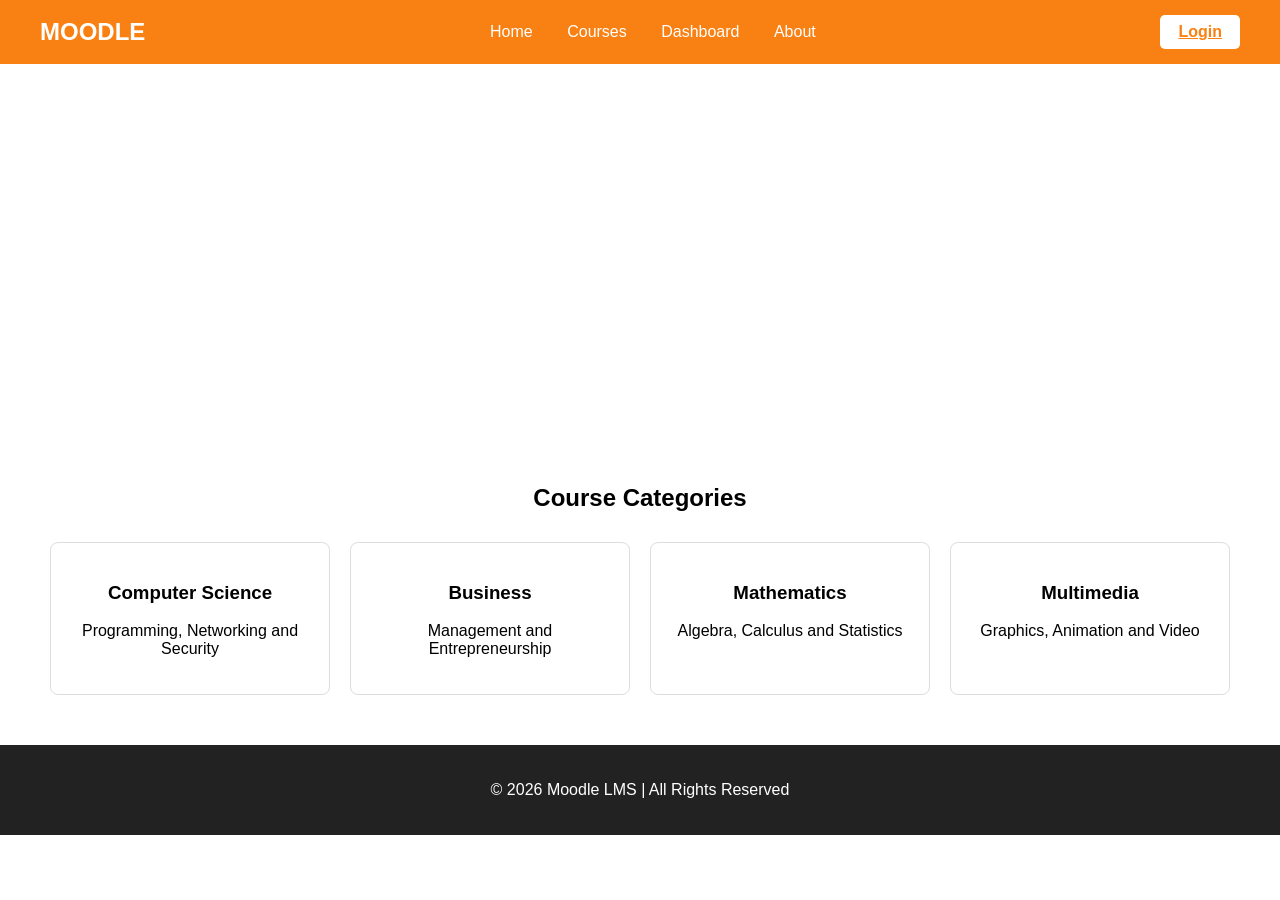
<file: Untitled-1.html>
<!DOCTYPE html>
<html lang="en">
<head>
<meta charset="UTF-8">
<meta name="viewport" content="width=device-width, initial-scale=1.0">
<title>Moodle LMS</title>

<style>

body{
    margin:0;
    font-family: Arial, Helvetica, sans-serif;
}

/* Header */
header{
    background:#f98012;
    color:white;
    display:flex;
    justify-content:space-between;
    align-items:center;
    padding:15px 40px;
}

.logo{
    font-size:24px;
    font-weight:bold;
}

nav a{
    text-decoration:none;
    color:white;
    margin:0 15px;
    font-size:16px;
}

.login-btn{
    background:white;
    color:#f98012;
    padding:8px 18px;
    border-radius:5px;
    font-weight:bold;
}

/* Hero Section */
.hero{
    background:url("https://images.unsplash.com/photo-1522202176988-66273c2fd55f");
    background-size:cover;
    background-position:center;
    height:350px;
    display:flex;
    justify-content:center;
    align-items:center;
    color:white;
    text-align:center;
}

.hero h1{
    font-size:40px;
}

/* Categories */
.categories{
    padding:50px;
    text-align:center;
}

.course-grid{
    display:grid;
    grid-template-columns:repeat(auto-fit,minmax(200px,1fr));
    gap:20px;
    margin-top:30px;
}

.course{
    border:1px solid #ddd;
    padding:20px;
    border-radius:8px;
}

.course:hover{
    background:#f5f5f5;
}

/* Footer */
footer{
    background:#222;
    color:white;
    text-align:center;
    padding:20px;
}

</style>
</head>

<body>

<header>
<div class="logo">MOODLE</div>

<nav>
<a href="#">Home</a>
<a href="#">Courses</a>
<a href="#">Dashboard</a>
<a href="#">About</a>
</nav>

<a href="#" class="login-btn">Login</a>
</header>


<section class="hero">
<div>
<h1>Welcome to Moodle LMS</h1>
<p>Learn anytime, anywhere</p>
</div>
</section>


<section class="categories">

<h2>Course Categories</h2>

<div class="course-grid">

<div class="course">
<h3>Computer Science</h3>
<p>Programming, Networking and Security</p>
</div>

<div class="course">
<h3>Business</h3>
<p>Management and Entrepreneurship</p>
</div>

<div class="course">
<h3>Mathematics</h3>
<p>Algebra, Calculus and Statistics</p>
</div>

<div class="course">
<h3>Multimedia</h3>
<p>Graphics, Animation and Video</p>
</div>

</div>

</section>


<footer>
<p>© 2026 Moodle LMS | All Rights Reserved</p>
</footer>

</body>
</html>
</file>
<file: style.css>
@import url('https://fonts.googleapis.com/css2?family=Spartan:wght@100;200;300;400;500;600;700;800;900&display=swap');
* {
    margin: 0;
    padding: 0;
    box-sizing: border-box;
    font-family: 'Spartan', sans-serif;
}

#explore-button{
    text-decoration : none;
    color : black;
    background-color:white;
    border-radius : 5px;
    padding : 10px;
}
#explore-button:hover{
    transform:translate(0px,-3px);
    transition:all, 0.1s;
    background-color:grey;
}
#Learnmore-button{
    text-decoration: none;
    color: black;
     background-color: white;
     
    border-radius: 5px;
    padding: 10px;
}
#Learnmore-button:hover{
    transition: 0.3s;
    box-shadow: 0 5px 15px rgba(0, 0, 0, 0.06);
    background-color: lightseagreen;
}
#Learn-button{
    text-decoration: none;
    color: black;
    background-color: white;
    padding: 10px;
    border-radius: 5px;
}
#Learn-button:hover{
    transition: 0.3s;
    background-color: lightseagreen;
}
#shop-button{
    text-decoration: none;
    color: black;
    background-color: yellow;
    border-radius: 5px;
    padding: 10px;
}
#shop-button:hover{
    background-color: lightseagreen;
    transition: 0.3s;
}
h1{
    font-size: 50px;
    line-height: 64px;
    color: #222;
}

h2{
    font-size: 46px;
    line-height: 54px;
    color: #222;
}

h4{
    font-size: 20px;
    color: #222;
}
h6 {
    font-weight: 700;
    font-size: 12px;
}
p {
    font-size: 16px;
    color: #465b52;
    margin: 15px 0 20px 0;
}
.section-p1{
    padding: 40px 80px;
}
.section-m1 {
    margin: 40px 0;
}
    button.normal{
        font-size: 14px;
        font-weight: 600;
        padding: 15px 30px;
        color: #000;
        background-color: #fff;
        border-radius: 4px;
        cursor: pointer;
        border: none;
        outline: none;
        transition: 0.2s;
    }

    button.white{
        font-size: 13px;
        font-weight: 600;
        padding: 11px 18px;
        color: #fff;
        background-color: transparent;
        cursor: pointer;
        border: 1px solid #fff;
        outline: none;
        transition: 0.2s;
    }
body {
    width: 100%;
}
/* Header Start */
#header{
    display: flex;
    align-items: center;
    justify-content: space-between;
    padding: 20px 80px;
    background: #E3E6F3;
    box-shadow: 0 5px 15px rgba(0, 0, 0, 0.06);
    z-index: 999;
    position: sticky;
    top: 0;
    left: 0;
}
#navbar{
    display: flex;
    align-items: center;
    justify-content: center;
}
#navbar li{
    list-style: none;
    padding: 0 20px;
    position: relative;
}
#navbar li a{
    text-decoration: none;
    font-size: 16px;
    font-weight: 600;
    color: #465b52;
    transition: 0.3s ease;
}
#navbar li a:hover,
#navbar li a.active{
    color: #088178;
}
#navbar li a.active::after,
#navbar li a:hover::after {
    content: "";
    width: 30%;
    height: 2px;
    background: #088178;
    position: absolute;
    bottom: -4px;
    left: 20px;
}
#mobile{
    display: none;
    align-items: center;
}
#close{
        display: none;
    }
/*Home Page*/
#hero{
    background-image: url("images/black\ crew\ neck\ shirt\ on\ white\ plastic\ clothes….jfif");
    height: 90vh;
    width: 100%;
    background-size: cover;
    background-position: top 15% right 0;
    padding: 0 80px;
    display: flex;
    flex-direction: column;
    align-items: flex-start;
    justify-content: center;
}
#hero h4{
    padding-bottom: 15px;
}
#hero h1{
    color: #088178;
}
#hero button{
    background-image: url("images/1440x900-aureolin-solid-color-background.jpg");
    background-color: transparent;
    color: #088178;
    border: 0;
    padding: 14px 80px 14px 65px;
    background-repeat: no-repeat;
    cursor: pointer;
    font-weight: 700;
    font-size: 15px;
}
#feature{
    display: flex;
    align-items: center;
    justify-content: space-between;
    flex-wrap: wrap;
}
#feature .fe-box{
    width: 180px;
    text-align: center;
    padding: 25px 15px;
    box-shadow: 20px 20px 34px rgba(0, 0, 0, 0.03);
    border: 1px solid #cce7d0;
    border-radius: 4px;
    margin: 15px 0;
}
#feature .fe-box:hover{
    box-shadow: 10px 10px 54px rgba(70, 62, 221, 0.1);
}
#feature .fe-box img{
    width: 100%;
    margin-bottom: 10px;
}
#feature .fe-box h6{
    padding: 9px 8px 6px 8px;
    display: inline-block;
    line-height: 1;
    border-radius: 4px;
    color: #088178;
    background-color: #fddde4;
}
#feature .fe-box:nth-child(2) h6{
    background-color: #cdebbc;
}
#feature .fe-box:nth-child(3) h6{
    background-color: #d1e8f2;
}
#feature .fe-box:nth-child(4) h6{
    background-color: #cdd4f8;
}
#feature .fe-box:nth-child(5) h6{
    background-color: #f6dbf6;
}
#feature .fe-box:nth-child(6) h6{
    background-color: #e9e5ff;
}
 
#product1{
    text-align: center;
}
#product1 .pro-container{
    display: flex;
    justify-content: space-between;
    padding-top: 20px;
    flex-wrap: wrap;
}

#product1 .pro{
    width: 23%;
    min-width: 250px;
    padding: 10px 12px;
    border: 1px solid #cce7d0;
    border-radius: 25px;
    cursor: pointer;
    box-shadow: 20px 20px 30px rgba(0, 0, 0, 0.02);
    margin: 15px 0;
    transition: 0.2s ease;
    position: relative;
}
#product1 .pro:hover{
    box-shadow: 20px 20px 30px rgba(0, 0, 0, 0.06); 
}
#product1 .pro img{
    width: 100%;
    border-radius: 20px;
}
#product1 .pro .des{
    text-align: start;
    padding: 10px 0;
}
#product1 .pro .des span{
    color: #606063;
    font-size: 12px;
}
#product1 .pro .des h5{
    padding-top: 7px;
    color: #0b1604;
    font-size: 14px;
}
#product1 .pro .des i{
    font-size: 12px;
    color: rgba(243, 181, 25);
}
#product1 .pro .des h4{
    padding-top: 7px;
    font-size: 15px;
    font-weight: 700;
    color: #088178;
}
#product1 .pro .cart{
    width: 40px;
    height: 40px;
    line-height: 40px;
    border-radius: 50px;
    background-color: #e8f6ea;
    font-weight: 500;
    color: #088178;
    border-color: 1px solid #cce7d0;
    position: absolute;
    bottom: 20px;
    right: 10px;
}
#banner{
    display: flex;
    flex-direction: column;
    justify-content: center;
    align-items: center;
    text-align: center;
    background-image: url("images/composition-black-friday-shopping-cart-with-copy-space.jpg");
    width: 100%;
    height: 40vh;
    background-size: cover;
    background-position: center;
}
#banner h4{
    color: #fff;
    font-size: 16px;
}
#banner h2{
    color: #fff;
    font-size: 32px;
    padding: 10px 0;
}
#banner h2 span{
    color: #ef3636;
}
#banner button:hover{
    background: #088178;
    color: #fff;
}
#sm-banner{
    display: flex;
    justify-content: space-between;
    flex-wrap: wrap;
}
#sm-banner .banner-box{
    display: flex;
    flex-direction: column;
    justify-content: center;
    align-items: first baseline;
    background-image: url("images/Smiling\ lady\ in\ sunglasses\ stock\ photo\ containing\ stylist\ and\ shopper.jfif");
    min-width: 580px;
    height: 50vh;
    background-size: cover;
    background-position: center;
    padding: 30px;
}
#sm-banner .banner-box2{
     background-image: url("images/Instagram.jfif");
}
#sm-banner h4{
    color: #fff;
    font-size: 20px;
    font-weight: 300;
}

#sm-banner h2{
    color: #000;
    font-size: 28px;
    font-weight: 800;
}

#sm-banner span{
    color: #000;
    font-size: 14px;
    font-weight: 500;
    padding-bottom: 15px;
}
#sm-banner .banner-box:hover button{
    background: #08813a;
    border: 1px solid #08813a;   
}
#banner3{
    display: flex;
    justify-content: space-between;
    flex-wrap: wrap;
    padding: 0 80px;
}
#banner3 .banner-box{
     display: flex;
    flex-direction: column;
    justify-content: center;
    align-items: flex-start;
    background-image: url("images/banner.png");
    min-width: 30%;
    height: 30vh;
    background-size: cover;
    background-position: center;
    padding: 20px;
    margin-bottom: 20px;
}
#banner3 .banner-box2{
    background-image: url("images/Dixie\ Dixon\ Fstoppers\ Gary\ W\ Martin\ 12\ Why….jfif");
}
#banner3 .banner-box3{
    background-image: url("images/Free\ Photo\ _\ Front\ view\ of\ smiley\ woman\ posing….jfif");
}

#banner3 h2{
    color: #fff;
    font-weight: 900;
    font-size: 22px;
}
#banner3 h3{
    color: #ec544e;
    font-weight: 800;
    font-size: 15px;
}

#newsletter{
    display: flex;
    justify-content: space-between;
    flex-wrap: wrap;
    align-items: center;
    background-image: url("images/bannerback.jpg");
    background-repeat: no-repeat;
    background-position: 20% 30%;
    background-color: #041e42;
}
#newsletter h4{
    font-size: 22px;
    font-weight: 700;
    color: #fff;
}
#newsletter p{
    font-size: 14px;
    font-weight: 600;
    color: #818ea0;
}
#newsletter p span{
    color: #ffbd27;
}
#newsletter .form{
    display: flex;
    width: 40%;
}
#newsletter input{
    height: 3.125rem;
    padding: 0 1.25em;
    font-size: 14px;
    width: 100%;
    border: 1px solid transparent;
    outline: none;
    border-top-right-radius: 0;
    border-bottom-right-radius: 0;
}
#newsletter button{
    background-color: #088178;
    color: #fff;
    white-space: nowrap;
    border-top-left-radius: 0;
    border-bottom-left-radius: 0;
}
footer{
    display: flex;
    flex-wrap: wrap;
    justify-content: space-between;
}
footer .col{
    display: flex;
    flex-direction: column;
    align-items: flex-start;
    margin-bottom: 20px;
}
footer .logo{
    margin-bottom: 30px;
}
footer h4{
    font-size: 14px;
    padding-bottom: 20px;
}
footer p{
    font-size: 13px;
    margin: 0 0 8px 0;
}
footer a{
    font-size: 13px;
    text-decoration: none;
    color: #222;
    margin-bottom: 10px;
}
footer .follow{
    margin-top: 20px;
}
footer .follow i{
    color: #465b52;
    padding-right: 4px;
    cursor: pointer;
}
footer .install .row img{
    border: 1px solid #088178;
    border-radius: 6px;
}
footer img{
    width: 15%;
    border-radius: 5px;
}
footer .install img{
    margin: 10px 0 15px 0;
}
footer .follow i:hover,
footer a:hover{
    color: #088178;
}
footer .copyright{
    width: 100%;
    text-align: center;
}

/*Shop Page*/
#page-header{
    background-image: url("shopimages/shopbackground.jfif");
    width: 100%;
    height: 40vh;
    background-size: cover;
    display: flex;
    justify-content: center;
    text-align: center;
    flex-direction: column;
    padding: 14px;
}

#page-header h2,
#page-header p{
    color: #fff;
}
#pagination{
    text-align: center;
}
#pagination a{
    text-decoration: none;
    background-color: #088178;
    padding: 15px 20px;
    border-radius: 4px;
    color: #fff;
    font-weight: 600;
}
#pagination a i{
    font-size: 16px;
    font-weight: 600;
}

/*Single product*/
#prodetails{
    display: flex;
    margin-top: 20px;
}
#prodetails .single-pro-image{
    width: 40%;
    margin-right: 50px;
}
.small-img-group{
    display: flex;
    justify-content: space-between;
}
.small-img-col{
    flex-basis: 24%;
    cursor: pointer;
}
#prodetails .single-pro-details{
    width: 50%;
    padding-top: 30px;
}
#prodetails .single-pro-details h4{
    padding: 40px 0 20px 0;
}

#prodetails .single-pro-details h2{
    font-size: 26px;
}
#prodetails .single-pro-details select{
    display: block;
    padding: 5px 10px;
    margin-bottom: 10px;
}
#prodetails .single-pro-details input{
    width: 50px;
    height: 47px;
    padding-left: 10px;
    font-size: 16px;
    margin-right: 10px;
}
#prodetails .single-pro-details input:focus{
    outline: none;
}
#prodetails .single-pro-details button{
    background: #088178;
    color: #fff;
}
#prodetails .single-pro-details span{
    line-height: 25px;
}

/*blog page*/
#blog-header{
    background-image: url("blogimages/Studying\ quietly\ on\ a\ rainy\ night\ just\ feels….jfif");
    width: 100%;
    height: 40vh;
    background-size: cover;
    display: flex;
    justify-content: center;
    text-align: center;
    flex-direction: column;
    padding: 14px;
}
#blog{
    padding: 150px 150px 0 150px;
}
#blog .blog-box{
    display: flex;
    align-items: center;
    width: 100%;
    position: relative;
    padding-bottom: 90px;
}
#blog .blog-img{
    width: 50%;
    margin-right: 40px;
}
#blog img{
    width: 100%;
    height: 300px;
    object-fit: cover;
}
#blog .blog-details{
    width: 50%;
}
#blog .blog-details a{
    text-decoration: none;
    font-size: 11px;
    color: #000;
    font-weight: 700;
    position: relative;
    transition: 0.3s;
}
#blog .blog-details a::after{
    content: "";
    width: 50px;
    height: 1px;
    background-color: #000;
    position: absolute;
    top: 4px;
    right: -60px;
}
#blog .blog-details a:hover{
    color: #088178;
}
#blog .blog-details a:hover::after{
    background-color: #088178;
}
#blog .blog-box h1{
    position: absolute;
    top: -40px;
    left: 0;
    font-size: 70px;
    font-weight: 700;
    color: #c9cbce;
    z-index: -9;
}

/*about page*/
#about-header{
    background-image: url("shopimages/A\ rainy\ day\,\ the\ warm\ glow\ of\ a\ candle\,\ a\ fresh….jfif");
    width: 100%;
    height: 40vh;
    background-size: cover;
    display: flex;
    justify-content: center;
    text-align: center;
    flex-direction: column;
    padding: 14px;
}
#about-head img{
    width: 50%;
    height: auto;
}
#about-head {
    display: flex;
    align-items: center;
}
#about-head div{
    padding-left: 40px;
}
#about-app{
    text-align: center;
}
#about-app .video{
    width: 70%;
    height: 100%;
    margin-top: 30px auto 0 auto;
}
#about-app .video video{
    width: 100%;
    height: 100%;
    border-radius: 20px;
}
/*contact page*/
#contact-details{
    display: flex;
    align-items: center;
    justify-content: space-between;
}
#contact-details .details{
    width: 40%;
}
#contact-details .details span,
#form-details form span{
    font-size: 12px;
}
#contact-details .details h2,
#form-details form h2{
    font-size: 26px;
    line-height: 35px;
    padding: 20px 0;
}
#contact-details .details h3{
    font-size: 16px;
    padding-bottom: 15px;
}
#contact-details .details li{
    list-style: none;
    display: flex;
    padding: 10px 0;
}
#contact-details .details li i{
    font-size: 14px;
    padding-right: 22px;
}
#contact-details .details li p{
    margin: 0;
    font-size: 14px;
}
#contact-details .map{
    width: 55%;
    height: 400px;
}
#contact-details .map iframe{
    width: 100%;
    height: 100%;
}
#form-details{
    display: flex;
    justify-content: space-between;
    margin: 30px;
    padding: 80px;
    border: 1px solid #e1e1e1;
}

#form-details form{
    width: 65%;
    display: flex;
    flex-direction: column;
    align-items: flex-start;
}
#form-details form input,
#form-details form textarea{
    width: 100%;
    padding: 12px 15px;
    outline: none;
    margin-bottom: 20px;
    border: 1px solid #e1e1e1;
}
#form-details form button{
    background-color: #088178;
    color: #fff;
}
#form-details .people div{
    padding-bottom: 25px;
    display: flex;
    align-items: flex-start;
}
#form-details .people div img{
    width: 65px;
    height: 65px;
    object-fit: cover;
    margin-right: 15px;
}
#form-details .people div p{
    margin: 0;
    font-size: 13px;
    line-height: 25px;
}
#form-details .people div p span{
    display: block;
    font-size: 16px;
    font-weight: 600;
    color: #000;
}

/*cart page*/
#cart{
    overflow-x: auto;
}
#cart table{
    width: 100%;
    border-collapse: collapse;
    table-layout: fixed;
    white-space: nowrap;
}
#cart table img{
    width: 70px;
}
#cart table td:nth-child(1){
    width: 100px;
    text-align: center;
}
#cart table td:nth-child(2){
    width: 150px;
    text-align: center;
}
#cart table td:nth-child(3){
    width: 250px;
    text-align: center;
}
#cart table td:nth-child(4),
#cart table td:nth-child(5),
#cart table td:nth-child(6){
    width: 150px;
    text-align: center;
}
#cart table td:nth-child(5) input{
    width: 70px;
    padding: 10px 5px 10px 15px;
}
#cart table thead{
    border: 1px solid #e2e9e1;
    border-left: none;
    border-right: none;
}
#cart table thead td{
    font-weight: 700;
    text-transform: uppercase;
    font-size: 13px;
    padding: 18px 0;
}
#cart table tbody tr td{
    padding-top: 15px;
}
#cart table tbody td{
    font-size: 13px;
}
#cart-add{
    display: flex;
    flex-wrap: wrap;
    justify-content: space-between;
}
#coupon{
    width: 50%;
    margin-bottom: 30px;
}
#coupon h3,
#subtotal h3 {
    padding-bottom: 15px;
}
#coupon input{
    padding: 10px 20px;
    outline: none;
    width: 60%;
    margin-right: 10px;
    border: 1px solid #e2e9e1;
}
#coupon button,
#subtotal button{
    background-color: #088178;
    color: #fff;
    padding: 12px 20px;
}
#subtotal{
    width: 50%;
    margin-bottom: 30px;
    border: 1px solid #e2e9e1;
    padding: 30px;
}
#subtotal table{
    border-collapse: collapse;
    width: 100%;
    margin-bottom: 20px;
}
#subtotal table td{
    width: 50%;
    border: 1px solid #e2e9e1;
    padding: 10px;
    font-size: 13px;
}

/*making ipad mini responsive*/
@media (max-width:799px){
    .section-p1 {
    padding: 40px 40px;
}
    #navbar {
    display: flex;
    flex-direction: column;
    align-items: flex-start;
    justify-content: flex-start;
    position: fixed;
    top: 0;
    right: -300px;
    height: 100vh;
    width: 300px;
    background-color: #E3E6F3;
    box-shadow: 0 40px 60px rgba(0, 0, 0, 0.1);
    padding: 80px 0 0 10px;
    transition: 0.3s;
}
    #navbar.active{
    right: 0px; 
    }
    #navbar li{
        margin-bottom: 25px;
    }
    #mobile{
    display: flex;
    align-items: center;
}
    
    #mobile i{
        color: #1a1a1a;
        font-size: 24px;
        padding-left: 20px;
    }
    
    #close{
        display: initial;
        position: absolute;
        top: 30px;
        left: 30px;
        color: #222;
        font-size: 24px;
    }
    #lg-bag{
        display: none;
    }
    #hero {
    height: 70vh;
    padding: 0 80px;
    background-position: top 30% right 30%;
}
    #feature {
    justify-content: center;
}
    #feature .fe-box {
    margin: 15px 15px;
}
    #product1 .pro-container {
    justify-content: center;
}
    #product1 .pro {
    margin: 15px 15px;
    }
    #banner {
    height: 20vh;
}
    #sm-banner .banner-box {
    min-width: 100%;
    height: 30vh;
}
    #banner3 {
    padding: 0 40px;
}
    #banner3 .banner-box {
    width: 28%;
}
    #newsletter .form {
    width: 70%;
}
/*contact page*/
    #form-details {
    padding: 40px;
}
    #form-details form {
    width: 45%;
}
}
/*making iphone air responsive*/
@media (max-width: 477px){
    .section-p1 {
    padding: 20px;
}
    #header {
    padding: 10px 30px;
}  
    h1 {
    font-size: 38px;
} 
    h2 {
    font-size: 32px;
}
    #hero {
    padding: 0 20px;
    background-position: 50%;
}
    #feature {
    justify-content: space-between;
}
    #feature .fe-box {
    width: 155px;
    margin: 0 0 15px 0;
}
    #product1 .pro {
    width: 100%;
}  
    #banner {
    height: 40vh;
} 
    #sm-banner .banner-box {
    height: 40vh;
}
    #sm-banner .banner-box2 {
    margin-top: 20px;
}
#banner3 {
    padding: 0 20px;
}
#banner3 .banner-box {
    width: 100%;
}
    #newsletter {
    padding: 40px 20px;
}
#newsletter .form {
    width: 100%;
}
footer .copyright {
    text-align: start;
}
/*Single Product*/
#prodetails {
    display: flex;
    flex-direction: column;}

#prodetails .single-pro-image {
    width: 100%;
    margin-right: 0px;
}
#prodetails .single-pro-details {
    width: 100%;
}
/*Blog Page*/
#blog {
    padding: 100px 20px 0 20px;
}
#blog .blog-box {
    display: flex;
    flex-direction: column;
    align-items: flex-start;
}
#blog .blog-img {
    width: 100%;
    margin-right: 0px;
}
#blog .blog-details {
    width: 100%;
}
/*About Page*/
#about-head {
    flex-direction: column;
}
#about-head img {
    width: 100%;
    margin-bottom: 20px;
}
#about-head div {
   padding-left: 0px;
}
#about-app .video {
    width: 100%;
}
/*contact page*/
#contact-details {
    flex-direction: column;
}
#contact-details .details {
    width: 100%;
    margin-bottom: 30px;
}
#contact-details .map {
    width: 100%;
}
#form-details {
    margin: 10px;
    padding: 30px 10px;
    flex-wrap: wrap;
}
#form-details form {
    width: 100%;
    margin-bottom: 30px;
}
/*cart page*/
#cart-add {
    flex-direction: column;
}
#coupon {
    width: 100%;
}
#subtotal {
    width: 100%;
    padding: 20px;
}

.checkout-container {
    display: flex;
    gap: 30px;
    flex-wrap: wrap;
}

.billing-details, .order-summary {
    flex: 1;
    min-width: 300px;
    background: #fff;
    padding: 30px;
    border-radius: 8px;
    box-shadow: 0 2px 10px rgba(0,0,0,0.05);
}

.billing-details h3, .order-summary h3 {
    margin-bottom: 20px;
    color: #222;
}

.form-group {
    margin-bottom: 18px;
}

.form-group label {
    display: block;
    margin-bottom: 6px;
    font-weight: 600;
    color: #333;
    font-size: 13px;
    text-transform: uppercase;
    letter-spacing: 0.5px;
}

.form-group input, .form-group textarea {
    width: 100%;
    padding: 12px 15px;
    border: 1px solid #ddd;
    border-radius: 4px;
    font-size: 14px;
    box-sizing: border-box;
    transition: border-color 0.3s ease, box-shadow 0.3s ease;
}

.form-group input:focus, .form-group textarea:focus {
    outline: none;
    border-color: #088178;
}

.form-row {
    display: flex;
    gap: 20px;
    margin-bottom: 0;
}

.form-row .form-group {
    flex: 1;
    min-width: 0;
}

#checkout-items {
    margin-bottom: 20px;
    width: 100%;
    border-collapse: collapse;
}

#checkout-items th, #checkout-items td {
    padding: 12px 10px;
    text-align: left;
    border-bottom: 1px solid #eee;
}

#checkout-items th {
    color: #333;
    font-weight: 600;
    font-size: 13px;
    text-transform: uppercase;
    letter-spacing: 0.5px;
    background: #f8f9fa;
}

.summary-totals {
    border-top: 2px solid #eee;
    padding-top: 20px;
    margin-bottom: 20px;
}

.summary-row {
    display: flex;
    justify-content: space-between;
    margin-bottom: 10px;
    color: #333;
}

.summary-row.total {
    font-size: 18px;
    font-weight: 700;
    color: #222;
    border-top: 1px solid #eee;
    padding-top: 10px;
}

.payment-methods {
    margin-bottom: 20px;
}

.payment-methods h4 {
    margin-bottom: 15px;
    color: #333;
}

.payment-option {
    display: flex;
    align-items: center;
    margin-bottom: 12px;
    padding: 12px 15px;
    border: 1px solid #ddd;
    border-radius: 4px;
    cursor: pointer;
    transition: all 0.3s ease;
}

.payment-option:hover {
    border-color: #088178;
    background: #f8f9fa;
}

.payment-option input {
    margin-right: 12px;
    accent-color: #088178;
    transform: scale(1.2);
}

.payment-option label {
    cursor: pointer;
    color: #333;
}

#place-order {
    width: 100%;
    padding: 15px;
    background: #088178;
    color: white;
    border: none;
    border-radius: 4px;
    font-size: 16px;
    cursor: pointer;
    transition: background 0.3s;
}

#place-order:hover {
    background: #066e67;
}

#place-order:disabled {
    background: #ccc;
    cursor: not-allowed;
}

.modal {
    display: none;
    position: fixed;
    top: 0;
    left: 0;
    width: 100%;
    height: 100%;
    background: rgba(0,0,0,0.5);
    z-index: 1000;
    justify-content: center;
    align-items: center;
}

.modal-content {
    background: white;
    padding: 30px;
    border-radius: 8px;
    width: 90%;
    max-width: 400px;
    position: relative;
    box-shadow: 0 4px 20px rgba(0,0,0,0.2);
}

.modal-content h2 {
    margin-bottom: 20px;
    color: #222;
}

.close-modal {
    position: absolute;
    top: 15px;
    right: 20px;
    font-size: 28px;
    cursor: pointer;
    color: #666;
}

.close-modal:hover {
    color: #333;
}

#login-link-mobile {
    list-style: none;
}

#login-link-mobile a {
    font-size: 14px;
    color: #333;
}
</file>
